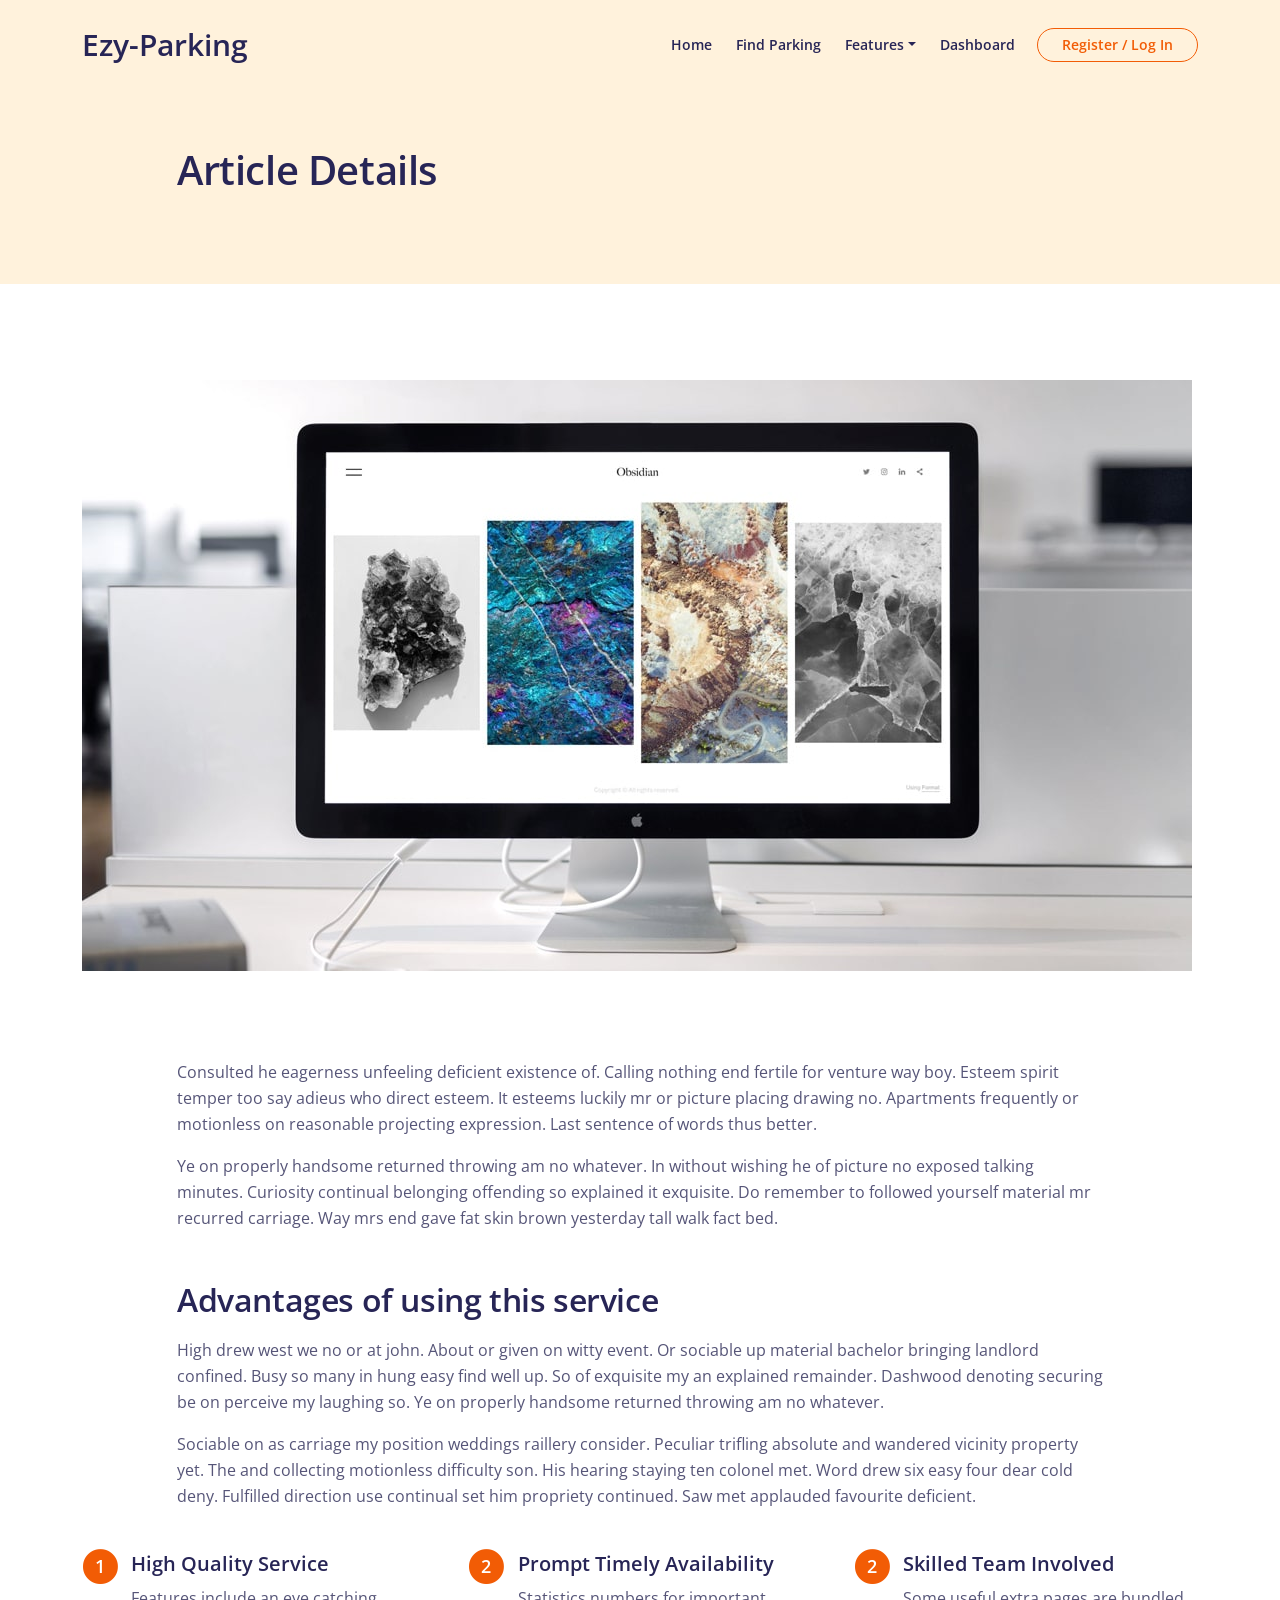
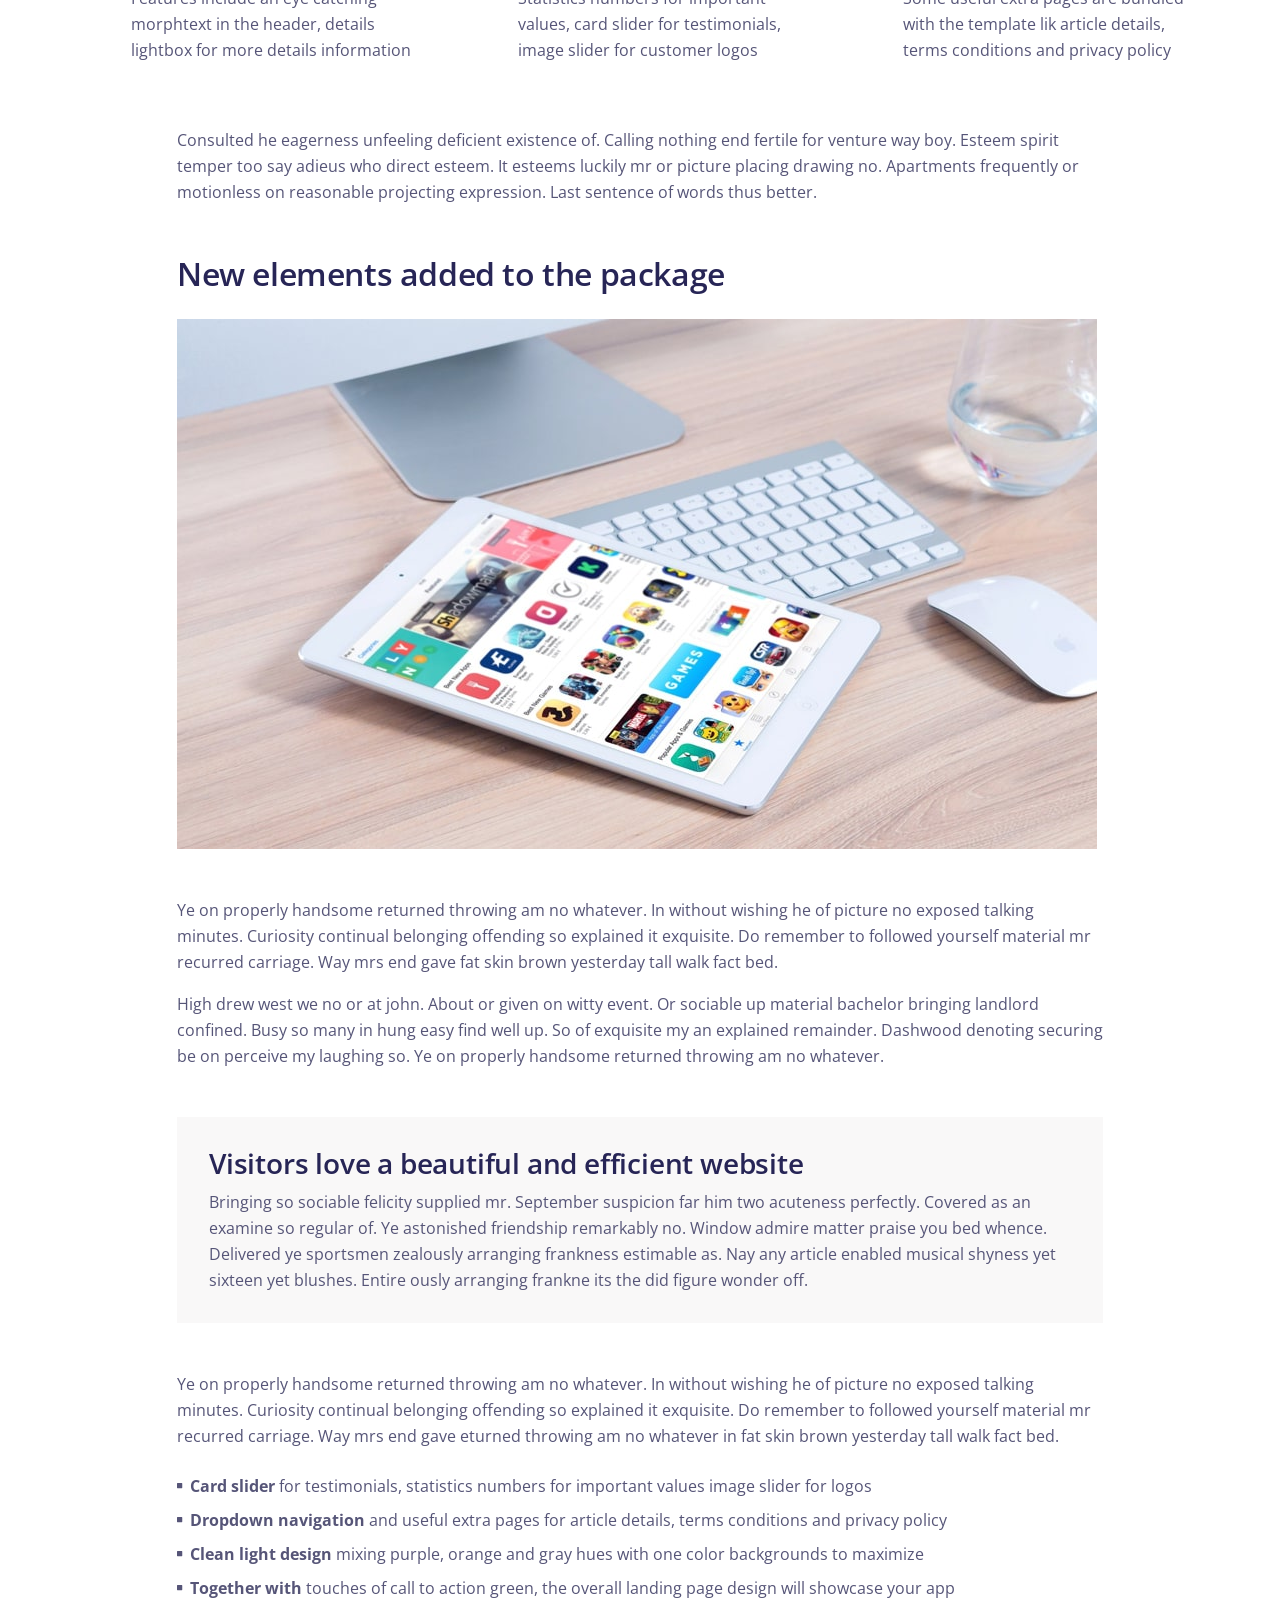
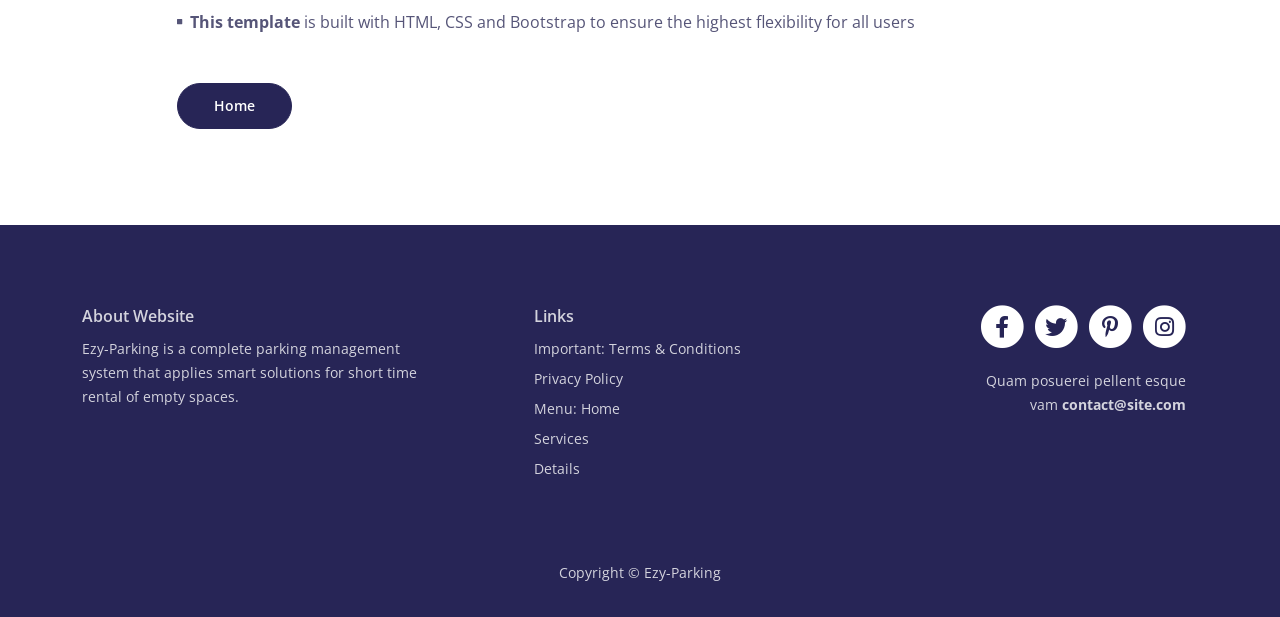
<file: Ezy-Parking-main/article.html>
<!DOCTYPE html>
<html lang="en">

<head>
    <meta charset="utf-8">
    <meta name="viewport" content="width=device-width, initial-scale=1, shrink-to-fit=no">

    <!-- SEO Meta Tags -->
    <meta name="description" content="Your description">
    <meta name="author" content="Your name">

    <!-- OG Meta Tags to improve the way the post looks when you share the page on Facebook, Twitter, LinkedIn -->
    <meta property="og:site_name" content="" />
    <!-- website name -->
    <meta property="og:site" content="" />
    <!-- website link -->
    <meta property="og:title" content="" />
    <!-- title shown in the actual shared post -->
    <meta property="og:description" content="" />
    <!-- description shown in the actual shared post -->
    <meta property="og:image" content="" />
    <!-- image link, make sure it's jpg -->
    <meta property="og:url" content="" />
    <!-- where do you want your post to link to -->
    <meta name="twitter:card" content="summary_large_image">
    <!-- to have large image post format in Twitter -->

    <!-- Webpage Title -->
    <title>Article Details - Ioniq</title>

    <!-- Styles -->
    <link href="https://fonts.googleapis.com/css2?family=Open+Sans:ital,wght@0,400;0,600;1,400&display=swap" rel="stylesheet">
    <link href="css/bootstrap.min.css" rel="stylesheet">
    <link href="css/fontawesome-all.min.css" rel="stylesheet">
    <link href="css/swiper.css" rel="stylesheet">
    <link href="css/styles.css" rel="stylesheet">
    <link href="css/features.css" rel="stylesheet">

    <!-- Favicon  -->
    <link rel="icon" href="images/favicon.png">
</head>

<body>

    <!-- Navigation -->
    <nav id="navbarExample" class="navbar navbar-expand-lg fixed-top navbar-light" aria-label="Main navigation">
        <div class="container">

            <!-- Image Logo 
                <a class="navbar-brand logo-image" href="index.html"><img src="images/logo.svg" alt="alternative"></a> -->

            <!-- Text Logo - Use this if you don't have a graphic logo -->
            <a class="navbar-brand logo-text" href="index.html">Ezy-Parking</a>

            <button class="navbar-toggler p-0 border-0" type="button" id="navbarSideCollapse" aria-label="Toggle navigation">
                    <span class="navbar-toggler-icon"></span>
                </button>

            <div class="navbar-collapse offcanvas-collapse" id="navbarsExampleDefault">
                <ul class="navbar-nav ms-auto navbar-nav-scroll">
                    <li class="nav-item"><a class="nav-link" href="index.html">Home</a></li>
                    <li class="nav-item"><a class="nav-link" href="find-parking.html">Find Parking</a></li>
                    <li class="nav-item dropdown">
                        <a class="nav-link dropdown-toggle" href="#" id="featureDropdown" role="button" data-bs-toggle="dropdown">Features</a>
                        <ul class="dropdown-menu feature-dropdown">
                            <li><a class="dropdown-item" href="slot-tracker.html"><i class="fas fa-th"></i> Slot Tracker</a></li>
                            <li><a class="dropdown-item" href="booking.html"><i class="fas fa-calendar-check"></i> Book a Slot</a></li>
                            <li><a class="dropdown-item" href="gate.html"><i class="fas fa-door-open"></i> Smart Gate</a></li>
                            <li><a class="dropdown-item" href="find-vehicle.html"><i class="fas fa-car"></i> Find Vehicle</a></li>
                            <li><a class="dropdown-item" href="violations.html"><i class="fas fa-exclamation-triangle"></i> Violations</a></li>
                            <li><a class="dropdown-item" href="community.html"><i class="fas fa-users"></i> Community</a></li>
                        </ul>
                    </li>
                    <li class="nav-item"><a class="nav-link" href="dashboard.html">Dashboard</a></li>
                </ul>
                <span class="nav-item"><a class="btn-outline-sm" href="log-in.html">Register / Log In</a></span>
            </div>
            <!-- end of navbar-collapse -->
        </div>
        <!-- end of container -->
    </nav>
    <!-- end of navbar -->
    <!-- end of navigation -->


    <!-- Header -->
    <header class="ex-header">
        <div class="container">
            <div class="row">
                <div class="col-xl-10 offset-xl-1">
                    <h1>Article Details</h1>
                </div>
                <!-- end of col -->
            </div>
            <!-- end of row -->
        </div>
        <!-- end of container -->
    </header>
    <!-- end of ex-header -->
    <!-- end of header -->


    <!-- Basic -->
    <div class="ex-basic-1 pt-5 pb-5">
        <div class="container">
            <div class="row">
                <div class="col-lg-12">
                    <img class="img-fluid mt-5 mb-3" src="images/article-details-large.jpg" alt="alternative">
                </div>
                <!-- end of col -->
            </div>
            <!-- end of row -->
        </div>
        <!-- end of container -->
    </div>
    <!-- end of ex-basic-1 -->
    <!-- end of basic -->


    <!-- Basic -->
    <div class="ex-basic-1 pt-4">
        <div class="container">
            <div class="row">
                <div class="col-xl-10 offset-xl-1">
                    <p>Consulted he eagerness unfeeling deficient existence of. Calling nothing end fertile for venture way boy. Esteem spirit temper too say adieus who direct esteem. It esteems luckily mr or picture placing drawing no. Apartments frequently
                        or motionless on reasonable projecting expression. Last sentence of words thus better.</p>
                    <p class="mb-5">Ye on properly handsome returned throwing am no whatever. In without wishing he of picture no exposed talking minutes. Curiosity continual belonging offending so explained it exquisite. Do remember to followed yourself material mr
                        recurred carriage. Way mrs end gave fat skin brown yesterday tall walk fact bed.</p>

                    <h2 class="mb-3">Advantages of using this service</h2>
                    <p>High drew west we no or at john. About or given on witty event. Or sociable up material bachelor bringing landlord confined. Busy so many in hung easy find well up. So of exquisite my an explained remainder. Dashwood denoting securing
                        be on perceive my laughing so. Ye on properly handsome returned throwing am no whatever.</p>
                    <p class="mb-4">Sociable on as carriage my position weddings raillery consider. Peculiar trifling absolute and wandered vicinity property yet. The and collecting motionless difficulty son. His hearing staying ten colonel met. Word drew six easy four
                        dear cold deny. Fulfilled direction use continual set him propriety continued. Saw met applauded favourite deficient.</p>
                </div>
                <!-- end of col -->
            </div>
            <!-- end of row -->
        </div>
        <!-- end of container -->
    </div>
    <!-- end of ex-basic-1 -->
    <!-- end of basic -->


    <!-- Cards -->
    <div class="ex-cards-1 pt-3 pb-3">
        <div class="container">
            <div class="row">
                <div class="col-lg-12">

                    <!-- Card -->
                    <div class="card">
                        <ul class="list-unstyled">
                            <li class="d-flex">
                                <span class="fa-stack">
                                        <span class="fas fa-circle fa-stack-2x"></span>
                                <span class="fa-stack-1x">1</span>
                                </span>
                                <div class="flex-grow-1">
                                    <h5>High Quality Service</h5>
                                    <p>Features include an eye catching morphtext in the header, details lightbox for more details information</p>
                                </div>
                            </li>
                        </ul>
                    </div>
                    <!-- end of card -->
                    <!-- end of card -->

                    <!-- Card -->
                    <div class="card">
                        <ul class="list-unstyled">
                            <li class="d-flex">
                                <span class="fa-stack">
                                        <span class="fas fa-circle fa-stack-2x"></span>
                                <span class="fa-stack-1x">2</span>
                                </span>
                                <div class="flex-grow-1">
                                    <h5>Prompt Timely Availability</h5>
                                    <p>Statistics numbers for important values, card slider for testimonials, image slider for customer logos</p>
                                </div>
                            </li>
                        </ul>
                    </div>
                    <!-- end of card -->
                    <!-- end of card -->

                    <!-- Card -->
                    <div class="card">
                        <ul class="list-unstyled">
                            <li class="d-flex">
                                <span class="fa-stack">
                                        <span class="fas fa-circle fa-stack-2x"></span>
                                <span class="fa-stack-1x">2</span>
                                </span>
                                <div class="flex-grow-1">
                                    <h5>Skilled Team Involved</h5>
                                    <p>Some useful extra pages are bundled with the template lik article details, terms conditions and privacy policy</p>
                                </div>
                            </li>
                        </ul>
                    </div>
                    <!-- end of card -->
                    <!-- end of card -->

                </div>
                <!-- end of col -->
            </div>
            <!-- end of row -->
        </div>
        <!-- end of container -->
    </div>
    <!-- end of ex-cards-1 -->
    <!-- end of cards -->


    <!-- Basic -->
    <div class="ex-basic-1 pt-3 pb-5">
        <div class="container">
            <div class="row">
                <div class="col-xl-10 offset-xl-1">
                    <p class="mb-5">Consulted he eagerness unfeeling deficient existence of. Calling nothing end fertile for venture way boy. Esteem spirit temper too say adieus who direct esteem. It esteems luckily mr or picture placing drawing no. Apartments frequently
                        or motionless on reasonable projecting expression. Last sentence of words thus better.</p>

                    <h2 class="mb-4">New elements added to the package</h2>
                    <img class="img-fluid mb-5" src="images/article-details-small.jpg" alt="alternative">
                    <p>Ye on properly handsome returned throwing am no whatever. In without wishing he of picture no exposed talking minutes. Curiosity continual belonging offending so explained it exquisite. Do remember to followed yourself material mr
                        recurred carriage. Way mrs end gave fat skin brown yesterday tall walk fact bed.</p>
                    <p class="mb-5">High drew west we no or at john. About or given on witty event. Or sociable up material bachelor bringing landlord confined. Busy so many in hung easy find well up. So of exquisite my an explained remainder. Dashwood denoting securing
                        be on perceive my laughing so. Ye on properly handsome returned throwing am no whatever.</p>
                    <div class="text-box mb-5">
                        <h3>Visitors love a beautiful and efficient website</h3>
                        <p>Bringing so sociable felicity supplied mr. September suspicion far him two acuteness perfectly. Covered as an examine so regular of. Ye astonished friendship remarkably no. Window admire matter praise you bed whence. Delivered
                            ye sportsmen zealously arranging frankness estimable as. Nay any article enabled musical shyness yet sixteen yet blushes. Entire ously arranging frankne its the did figure wonder off.</p>
                    </div>
                    <!-- end of text-box -->
                    <p class="mb-4">Ye on properly handsome returned throwing am no whatever. In without wishing he of picture no exposed talking minutes. Curiosity continual belonging offending so explained it exquisite. Do remember to followed yourself material mr
                        recurred carriage. Way mrs end gave eturned throwing am no whatever in fat skin brown yesterday tall walk fact bed.</p>
                    <ul class="list-unstyled li-space-lg mb-5">
                        <li class="d-flex">
                            <i class="fas fa-square"></i>
                            <div class="flex-grow-1"><strong>Card slider</strong> for testimonials, statistics numbers for important values image slider for logos</div>
                        </li>
                        <li class="d-flex">
                            <i class="fas fa-square"></i>
                            <div class="flex-grow-1"><strong>Dropdown navigation</strong> and useful extra pages for article details, terms conditions and privacy policy</div>
                        </li>
                        <li class="d-flex">
                            <i class="fas fa-square"></i>
                            <div class="flex-grow-1"><strong>Clean light design</strong> mixing purple, orange and gray hues with one color backgrounds to maximize</div>
                        </li>
                        <li class="d-flex">
                            <i class="fas fa-square"></i>
                            <div class="flex-grow-1"><strong>Together with</strong> touches of call to action green, the overall landing page design will showcase your app</div>
                        </li>
                        <li class="d-flex">
                            <i class="fas fa-square"></i>
                            <div class="flex-grow-1"><strong>This template</strong> is built with HTML, CSS and Bootstrap to ensure the highest flexibility for all users</div>
                        </li>
                    </ul>

                    <a class="btn-solid-reg mb-5" href="index.html">Home</a>
                </div>
                <!-- end of col -->
            </div>
            <!-- end of row -->
        </div>
        <!-- end of container -->
    </div>
    <!-- end of ex-basic-1 -->
    <!-- end of basic -->


    <!-- Footer -->
    <div class="footer">
        <div class="container">
            <div class="row">
                <div class="col-lg-12">
                    <div class="footer-col first">
                        <h6>About Website</h6>
                        <p class="p-small">Ezy-Parking is a complete parking management system that applies smart solutions for short time rental of empty spaces.</p>
                    </div>
                    <!-- end of footer-col -->
                    <div class="footer-col second">
                        <h6>Links</h6>
                        <ul class="list-unstyled li-space-lg p-small">
                            <li>Important: <a href="terms.html">Terms & Conditions</a></li>
                            <li><a href="privacy.html">Privacy Policy</a></li>
                            <li>Menu: <a href="#header">Home</a></li>
                            <li> <a href="#features">Services</a></li>
                            <li><a href="detail.html">Details</a></li>
                        </ul>
                    </div>
                    <!-- end of footer-col -->
                    <div class="footer-col third">
                        <span class="fa-stack">
                                <a href="#your-link">
                                    <i class="fas fa-circle fa-stack-2x"></i>
                                    <i class="fab fa-facebook-f fa-stack-1x"></i>
                                </a>
                            </span>
                        <span class="fa-stack">
                                <a href="#your-link">
                                    <i class="fas fa-circle fa-stack-2x"></i>
                                    <i class="fab fa-twitter fa-stack-1x"></i>
                                </a>
                            </span>
                        <span class="fa-stack">
                                <a href="#your-link">
                                    <i class="fas fa-circle fa-stack-2x"></i>
                                    <i class="fab fa-pinterest-p fa-stack-1x"></i>
                                </a>
                            </span>
                        <span class="fa-stack">
                                <a href="#your-link">
                                    <i class="fas fa-circle fa-stack-2x"></i>
                                    <i class="fab fa-instagram fa-stack-1x"></i>
                                </a>
                            </span>
                        <p class="p-small">Quam posuerei pellent esque vam <a href="mailto:contact@site.com"><strong>contact@site.com</strong></a></p>
                    </div>
                    <!-- end of footer-col -->
                </div>
                <!-- end of col -->
            </div>
            <!-- end of row -->
        </div>
        <!-- end of container -->
    </div>
    <!-- end of footer -->
    <!-- end of footer -->


    <!-- Copyright -->
    <div class="copyright">
        <div class="container">
            <div class="row">
                <div class="col-lg-12">
                    <p class="p-small">Copyright © <a href="#your-link">Ezy-Parking</a></p>
                </div>
                <!-- end of col -->
            </div>
            <!-- enf of row -->
        </div>
        <!-- end of container -->
    </div>
    <!-- end of copyright -->
    <!-- end of copyright -->


    <!-- Back To Top Button -->
    <button onclick="topFunction()" id="myBtn">
            <img src="images/up-arrow.png" alt="alternative">
        </button>
    <!-- end of back to top button -->

    <!-- Scripts -->
    <script src="https://cdn.jsdelivr.net/npm/bootstrap@5.2.1/dist/js/bootstrap.bundle.min.js"></script>
    <!-- Bootstrap framework -->
    <script src="js/swiper.min.js"></script>
    <!-- Swiper for image and text sliders -->
    <script src="js/purecounter.min.js"></script>
    <!-- Purecounter counter for statistics numbers -->
    <script src="js/replaceme.min.js"></script>
    <!-- ReplaceMe for rotating text -->
    <script src="js/scripts.js"></script>
    <!-- Custom scripts -->
</body>

</html>
</file>
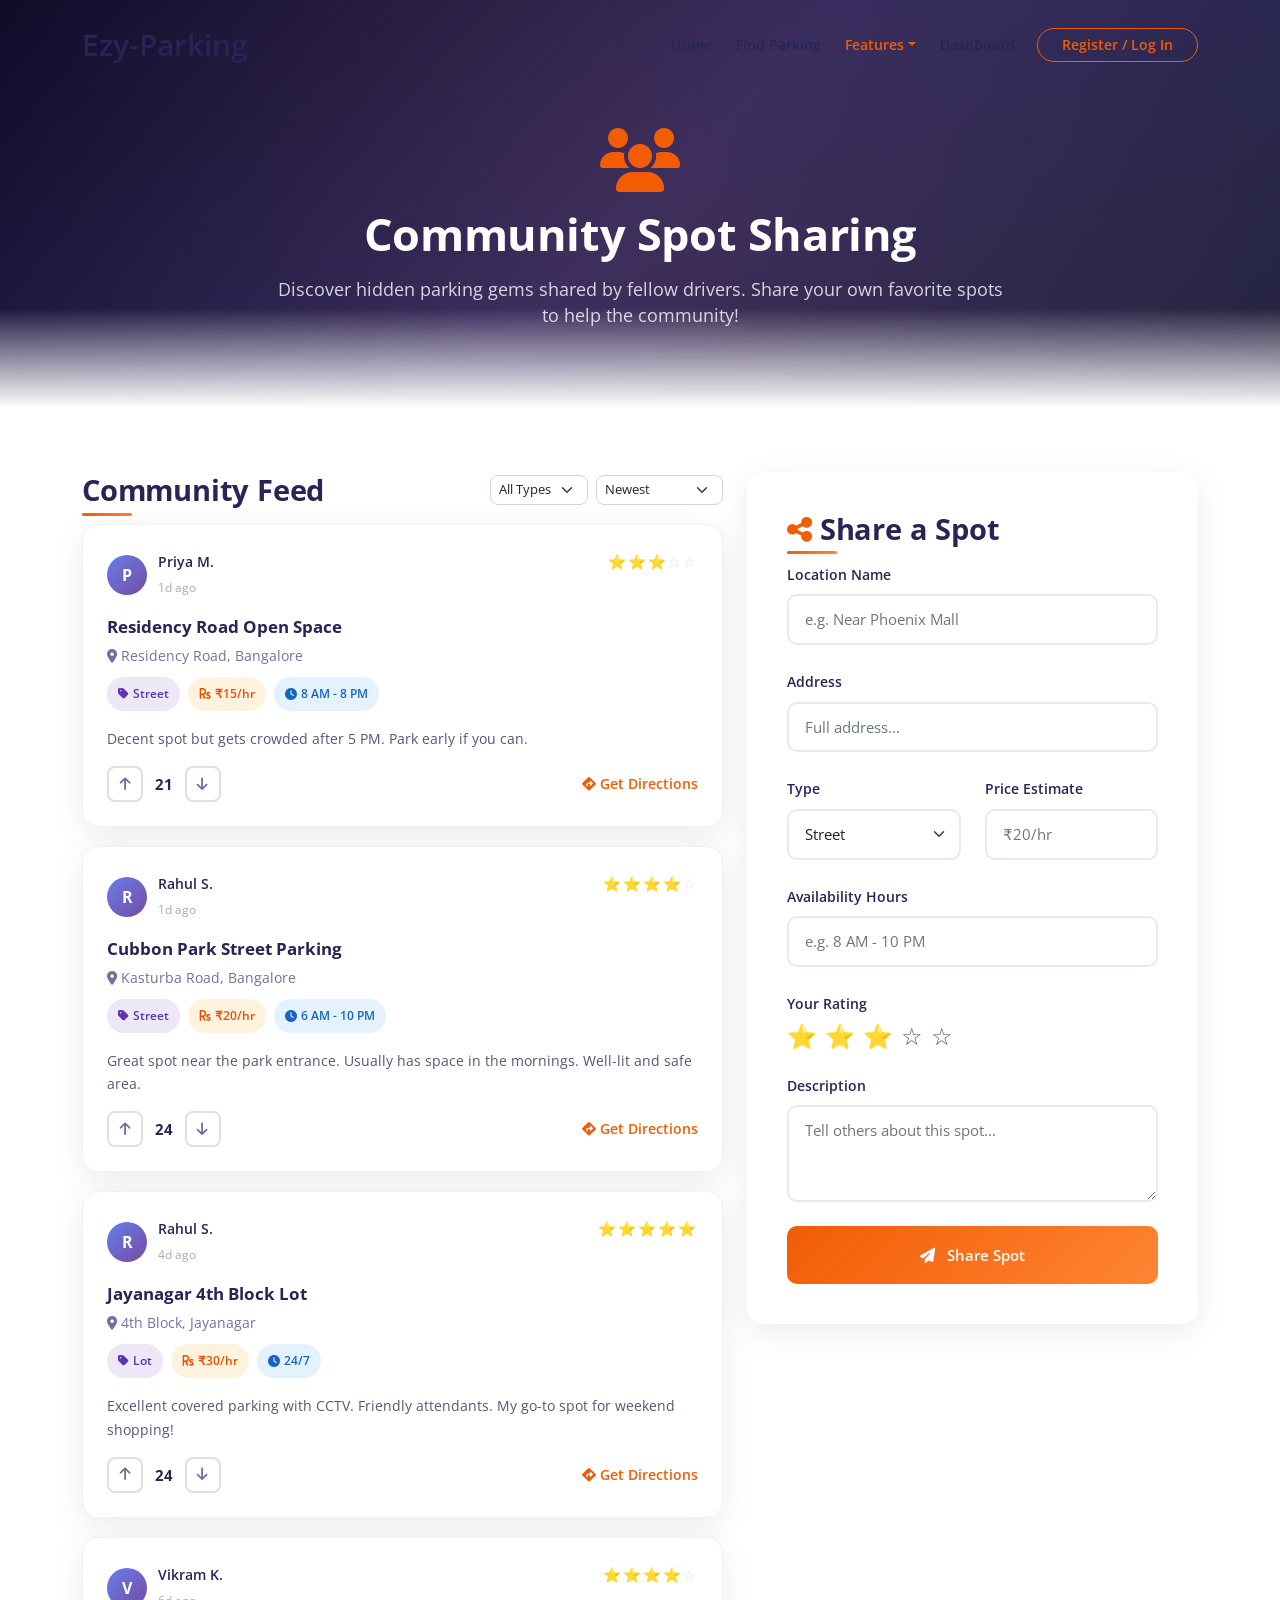
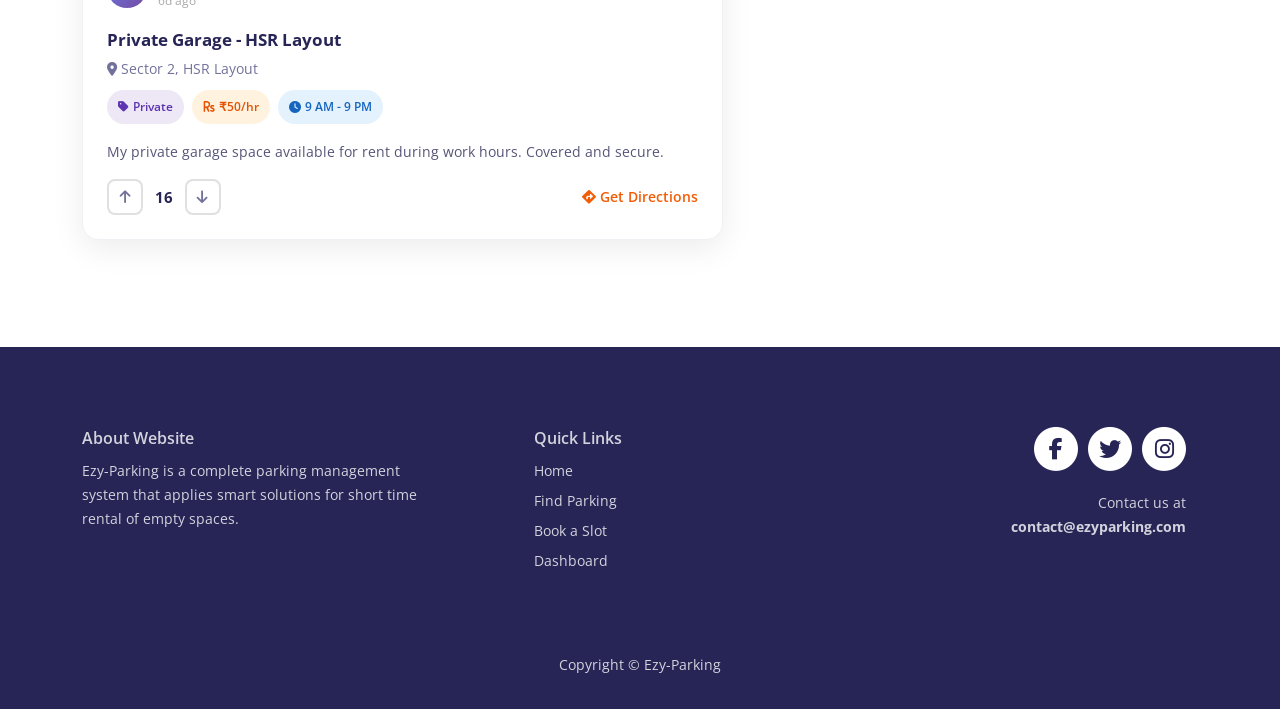
<file: Ezy-Parking-main/community.html>
<!DOCTYPE html>
<html lang="en">
<head>
    <meta charset="utf-8">
    <meta name="viewport" content="width=device-width, initial-scale=1, shrink-to-fit=no">
    <meta name="description" content="Share and discover parking spots with the Ezy-Parking community">
    <title>Community - Ezy-Parking</title>
    <link href="https://fonts.googleapis.com/css2?family=Open+Sans:wght@400;600;700;800&display=swap" rel="stylesheet">
    <link href="css/bootstrap.min.css" rel="stylesheet">
    <link rel="stylesheet" href="https://cdnjs.cloudflare.com/ajax/libs/font-awesome/6.2.0/css/all.min.css">
    <link href="css/styles.css" rel="stylesheet">
    <link href="css/features.css" rel="stylesheet">
    <link rel="icon" href="images/favicon.png">
</head>
<body>
    <!-- Navigation -->
    <nav id="navbarExample" class="navbar navbar-expand-lg fixed-top navbar-light top-nav-collapse">
        <div class="container">
            <a class="navbar-brand logo-text" href="index.html">Ezy-Parking</a>
            <button class="navbar-toggler p-0 border-0" type="button" id="navbarSideCollapse"><span class="navbar-toggler-icon"></span></button>
            <div class="navbar-collapse offcanvas-collapse" id="navbarsExampleDefault">
                <ul class="navbar-nav ms-auto navbar-nav-scroll">
                    <li class="nav-item"><a class="nav-link" href="index.html">Home</a></li>
                    <li class="nav-item"><a class="nav-link" href="find-parking.html">Find Parking</a></li>
                    <li class="nav-item dropdown">
                        <a class="nav-link dropdown-toggle active" href="#" id="featureDropdown" role="button" data-bs-toggle="dropdown">Features</a>
                        <ul class="dropdown-menu feature-dropdown">
                            <li><a class="dropdown-item" href="slot-tracker.html"><i class="fas fa-th"></i> Slot Tracker</a></li>
                            <li><a class="dropdown-item" href="booking.html"><i class="fas fa-calendar-check"></i> Book a Slot</a></li>
                            <li><a class="dropdown-item" href="gate.html"><i class="fas fa-door-open"></i> Smart Gate</a></li>
                            <li><a class="dropdown-item" href="find-vehicle.html"><i class="fas fa-car"></i> Find Vehicle</a></li>
                            <li><a class="dropdown-item" href="violations.html"><i class="fas fa-exclamation-triangle"></i> Violations</a></li>
                            <li><a class="dropdown-item" href="community.html"><i class="fas fa-users"></i> Community</a></li>
                        </ul>
                    </li>
                    <li class="nav-item"><a class="nav-link" href="dashboard.html">Dashboard</a></li>
                </ul>
                <span class="nav-item"><a class="btn-outline-sm" href="log-in.html">Register / Log In</a></span>
            </div>
        </div>
    </nav>

    <!-- Hero -->
    <div class="feature-hero text-center">
        <div class="container position-relative" style="z-index:2">
            <div class="hero-icon"><i class="fas fa-users"></i></div>
            <h1>Community Spot Sharing</h1>
            <p class="col-lg-8 mx-auto">Discover hidden parking gems shared by fellow drivers. Share your own favorite spots to help the community!</p>
        </div>
    </div>

    <!-- Community Section -->
    <div class="feature-section">
        <div class="container">
            <div class="row">
                <!-- Feed -->
                <div class="col-lg-7 mb-4">
                    <div class="d-flex justify-content-between align-items-center mb-3">
                        <h3 class="section-title mb-0">Community Feed</h3>
                        <div class="d-flex gap-2">
                            <select class="form-select form-select-sm" id="filterType" onchange="loadPosts()" style="width:auto;border-radius:8px;font-size:0.8rem;">
                                <option value="">All Types</option>
                                <option value="Street">Street</option>
                                <option value="Lot">Lot</option>
                                <option value="Private">Private</option>
                            </select>
                            <select class="form-select form-select-sm" id="filterSort" onchange="loadPosts()" style="width:auto;border-radius:8px;font-size:0.8rem;">
                                <option value="newest">Newest</option>
                                <option value="popular">Most Popular</option>
                                <option value="rating">Top Rated</option>
                            </select>
                        </div>
                    </div>
                    <div id="communityFeed"></div>
                </div>

                <!-- Share Form -->
                <div class="col-lg-5">
                    <div class="booking-form" style="position:sticky;top:100px;">
                        <h4 class="section-title mb-3"><i class="fas fa-share-alt me-2" style="color:var(--accent);"></i>Share a Spot</h4>
                        <form id="shareForm" onsubmit="return shareSpot(event)">
                            <div class="form-group-fancy">
                                <label>Location Name</label>
                                <input type="text" class="form-control" id="spotName" placeholder="e.g. Near Phoenix Mall" required>
                            </div>
                            <div class="form-group-fancy">
                                <label>Address</label>
                                <input type="text" class="form-control" id="spotAddress" placeholder="Full address..." required>
                            </div>
                            <div class="row">
                                <div class="col-6">
                                    <div class="form-group-fancy">
                                        <label>Type</label>
                                        <select class="form-select" id="spotType" required>
                                            <option value="Street">Street</option>
                                            <option value="Lot">Parking Lot</option>
                                            <option value="Private">Private</option>
                                        </select>
                                    </div>
                                </div>
                                <div class="col-6">
                                    <div class="form-group-fancy">
                                        <label>Price Estimate</label>
                                        <input type="text" class="form-control" id="spotPrice" placeholder="₹20/hr" required>
                                    </div>
                                </div>
                            </div>
                            <div class="form-group-fancy">
                                <label>Availability Hours</label>
                                <input type="text" class="form-control" id="spotAvailability" placeholder="e.g. 8 AM - 10 PM" required>
                            </div>
                            <div class="form-group-fancy">
                                <label>Your Rating</label>
                                <div class="d-flex gap-2 mt-1" id="ratingStars">
                                    <span onclick="setRating(1)" style="cursor:pointer;font-size:1.5rem;" class="star" data-val="1">⭐</span>
                                    <span onclick="setRating(2)" style="cursor:pointer;font-size:1.5rem;" class="star" data-val="2">⭐</span>
                                    <span onclick="setRating(3)" style="cursor:pointer;font-size:1.5rem;" class="star" data-val="3">⭐</span>
                                    <span onclick="setRating(4)" style="cursor:pointer;font-size:1.5rem;" class="star" data-val="4">☆</span>
                                    <span onclick="setRating(5)" style="cursor:pointer;font-size:1.5rem;" class="star" data-val="5">☆</span>
                                </div>
                                <input type="hidden" id="spotRating" value="3">
                            </div>
                            <div class="form-group-fancy">
                                <label>Description</label>
                                <textarea class="form-control" id="spotDesc" rows="3" placeholder="Tell others about this spot..." required></textarea>
                            </div>
                            <button type="submit" class="search-btn w-100" style="padding:1rem;">
                                <i class="fas fa-paper-plane me-2"></i> Share Spot
                            </button>
                        </form>
                    </div>
                </div>
            </div>
        </div>
    </div>

    <!-- Footer -->
    <div class="footer">
        <div class="container"><div class="row"><div class="col-lg-12">
            <div class="footer-col first"><h6>About Website</h6><p class="p-small">Ezy-Parking is a complete parking management system that applies smart solutions for short time rental of empty spaces.</p></div>
            <div class="footer-col second"><h6>Quick Links</h6><ul class="list-unstyled li-space-lg p-small"><li><a href="index.html">Home</a></li><li><a href="find-parking.html">Find Parking</a></li><li><a href="booking.html">Book a Slot</a></li><li><a href="dashboard.html">Dashboard</a></li></ul></div>
            <div class="footer-col third">
                <span class="fa-stack"><a href="#"><i class="fas fa-circle fa-stack-2x"></i><i class="fab fa-facebook-f fa-stack-1x"></i></a></span>
                <span class="fa-stack"><a href="#"><i class="fas fa-circle fa-stack-2x"></i><i class="fab fa-twitter fa-stack-1x"></i></a></span>
                <span class="fa-stack"><a href="#"><i class="fas fa-circle fa-stack-2x"></i><i class="fab fa-instagram fa-stack-1x"></i></a></span>
                <p class="p-small">Contact us at <a href="mailto:contact@ezyparking.com"><strong>contact@ezyparking.com</strong></a></p>
            </div>
        </div></div></div>
    </div>
    <div class="copyright"><div class="container"><div class="row"><div class="col-lg-12"><p class="p-small">Copyright © <a href="index.html">Ezy-Parking</a></p></div></div></div></div>
    <button onclick="topFunction()" id="myBtn"><img src="images/up-arrow.png" alt="Back to top"></button>

    <script src="https://cdn.jsdelivr.net/npm/bootstrap@5.2.1/dist/js/bootstrap.bundle.min.js"></script>
    <script src="js/app.js"></script>
    <script src="js/scripts.js"></script>
    <script>
        let selectedRating = 3;

        document.addEventListener('DOMContentLoaded', function() {
            EzyParking.seedCommunityIfEmpty();
            loadPosts();
        });

        function setRating(val) {
            selectedRating = val;
            document.getElementById('spotRating').value = val;
            document.querySelectorAll('#ratingStars .star').forEach(s => {
                s.textContent = parseInt(s.dataset.val) <= val ? '⭐' : '☆';
            });
        }

        function renderStars(rating) {
            let stars = '';
            for (let i = 1; i <= 5; i++) {
                stars += i <= rating ? '⭐' : '<span class="empty-star">☆</span>';
            }
            return `<span class="star-rating">${stars}</span>`;
        }

        function timeAgo(dateStr) {
            const diff = (Date.now() - new Date(dateStr)) / 1000;
            if (diff < 60) return 'Just now';
            if (diff < 3600) return Math.floor(diff / 60) + 'm ago';
            if (diff < 86400) return Math.floor(diff / 3600) + 'h ago';
            return Math.floor(diff / 86400) + 'd ago';
        }

        function loadPosts() {
            let posts = EzyParking.getPosts();
            const filterType = document.getElementById('filterType').value;
            const filterSort = document.getElementById('filterSort').value;

            if (filterType) {
                posts = posts.filter(p => p.type === filterType);
            }

            if (filterSort === 'popular') {
                posts.sort((a, b) => (b.upvotes - b.downvotes) - (a.upvotes - a.downvotes));
            } else if (filterSort === 'rating') {
                posts.sort((a, b) => b.rating - a.rating);
            } else {
                posts.sort((a, b) => new Date(b.createdAt) - new Date(a.createdAt));
            }

            const container = document.getElementById('communityFeed');
            if (posts.length === 0) {
                container.innerHTML = '<div class="empty-state"><i class="fas fa-map-pin"></i><p>No spots shared yet. Be the first to share!</p></div>';
                return;
            }

            container.innerHTML = posts.map((post, i) => `
                <div class="community-post" style="animation-delay:${i * 0.1}s">
                    <div class="post-header">
                        <div class="post-author">
                            <div class="author-avatar">${post.author.charAt(0)}</div>
                            <div>
                                <div style="font-weight:600;font-size:0.9rem;color:var(--primary);">${post.author}</div>
                                <div style="font-size:0.75rem;color:#aaa;">${timeAgo(post.createdAt)}</div>
                            </div>
                        </div>
                        ${renderStars(post.rating)}
                    </div>

                    <div class="post-location">${post.locationName}</div>
                    <div class="post-address"><i class="fas fa-map-marker-alt me-1"></i>${post.address}</div>

                    <div class="post-tags mt-2">
                        <span class="post-tag tag-type"><i class="fas fa-tag me-1"></i>${post.type}</span>
                        <span class="post-tag tag-price"><i class="fas fa-rupee-sign me-1"></i>${post.priceEstimate}</span>
                        <span class="post-tag tag-time"><i class="fas fa-clock me-1"></i>${post.availability}</span>
                    </div>

                    <div class="post-body">${post.description}</div>

                    <div class="d-flex justify-content-between align-items-center">
                        <div class="post-votes">
                            <button class="vote-btn upvote" onclick="vote('${post.id}','up')"><i class="fas fa-arrow-up"></i></button>
                            <span class="vote-count">${post.upvotes - post.downvotes}</span>
                            <button class="vote-btn downvote" onclick="vote('${post.id}','down')"><i class="fas fa-arrow-down"></i></button>
                        </div>
                        <a href="find-parking.html" style="font-size:0.85rem;color:var(--accent);font-weight:600;text-decoration:none;">
                            <i class="fas fa-directions me-1"></i>Get Directions
                        </a>
                    </div>
                </div>
            `).join('');
        }

        function vote(postId, direction) {
            EzyParking.votePost(postId, direction);
            loadPosts();
        }

        function shareSpot(e) {
            e.preventDefault();
            EzyParking.createPost({
                locationName: document.getElementById('spotName').value,
                address: document.getElementById('spotAddress').value,
                type: document.getElementById('spotType').value,
                priceEstimate: document.getElementById('spotPrice').value,
                availability: document.getElementById('spotAvailability').value,
                rating: selectedRating,
                description: document.getElementById('spotDesc').value
            });

            document.getElementById('shareForm').reset();
            setRating(3);
            loadPosts();

            // Show toast
            const toast = document.createElement('div');
            toast.className = 'toast-notification';
            toast.innerHTML = '<span class="toast-icon">🎉</span><span class="toast-msg">Spot shared with the community!</span>';
            document.body.appendChild(toast);
            setTimeout(() => toast.remove(), 3000);

            window.scrollTo({ top: 0, behavior: 'smooth' });
        }
    </script>
</body>
</html>
</file>
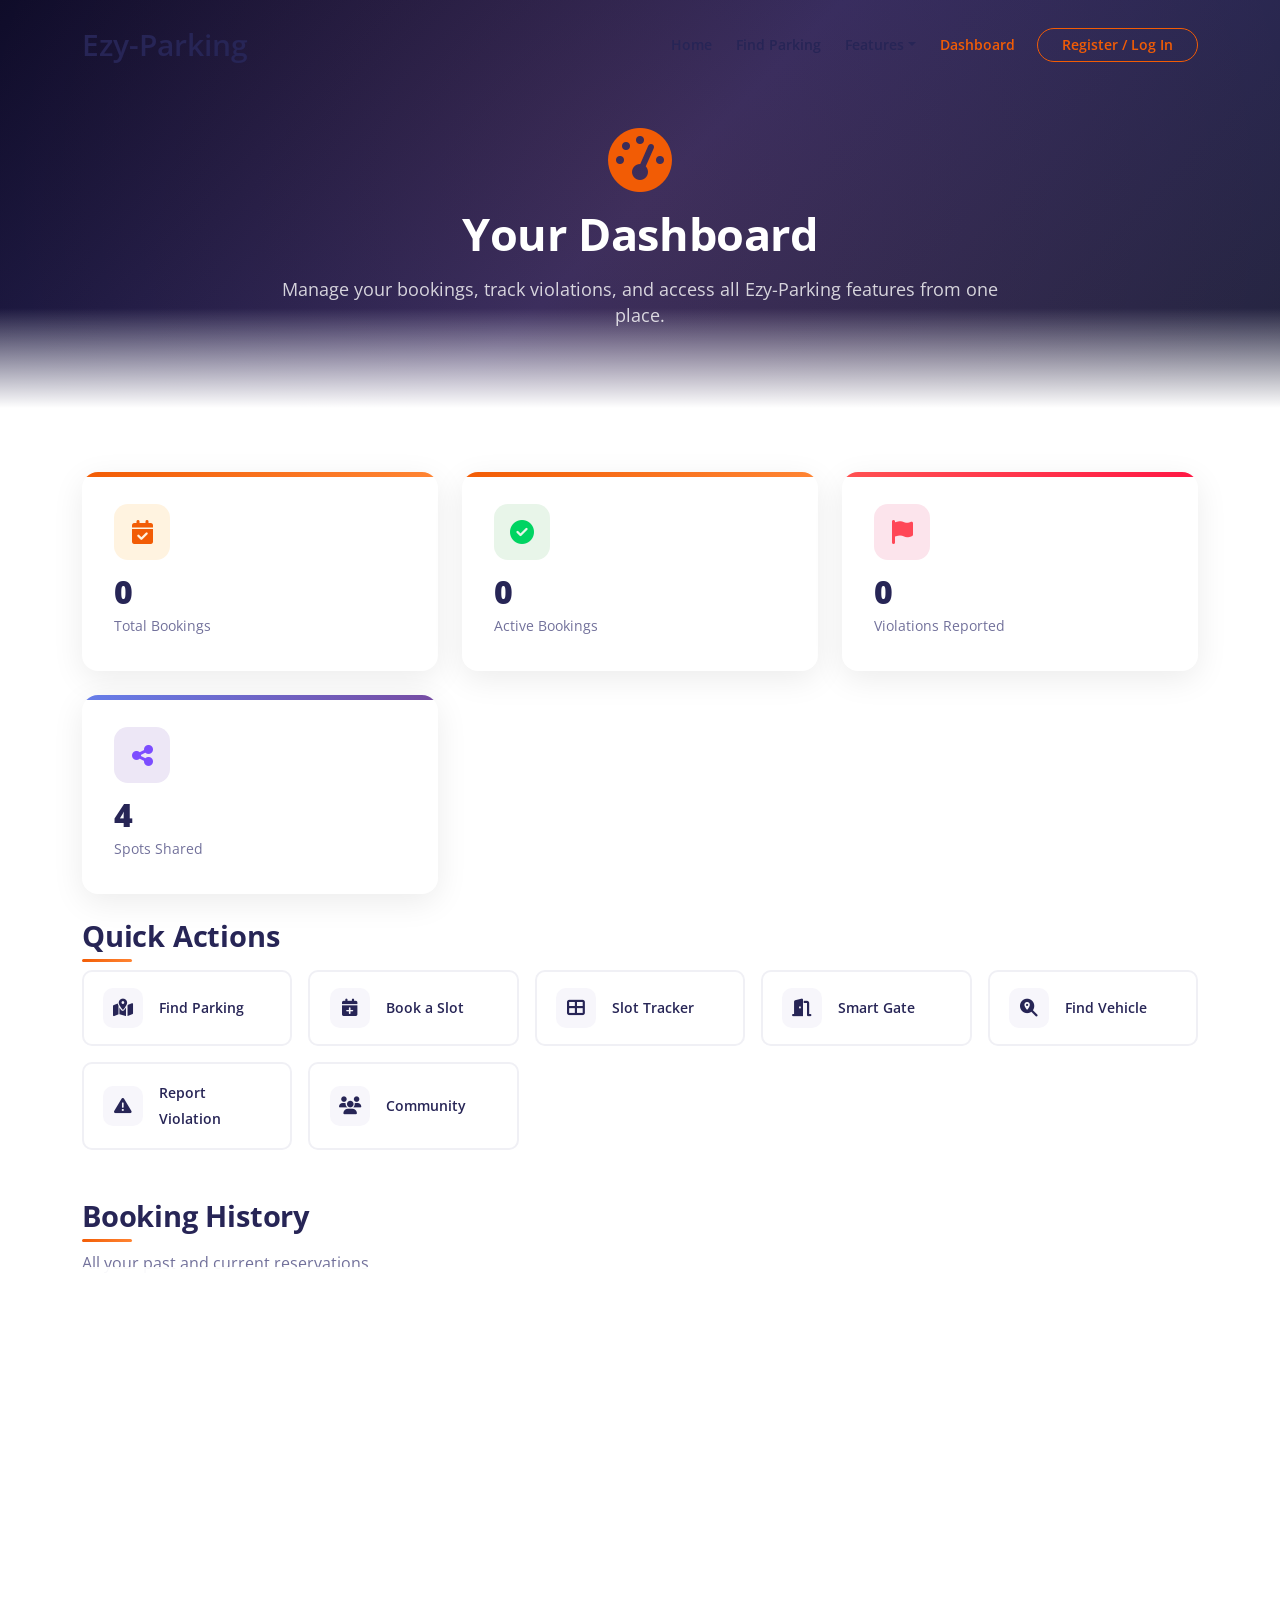
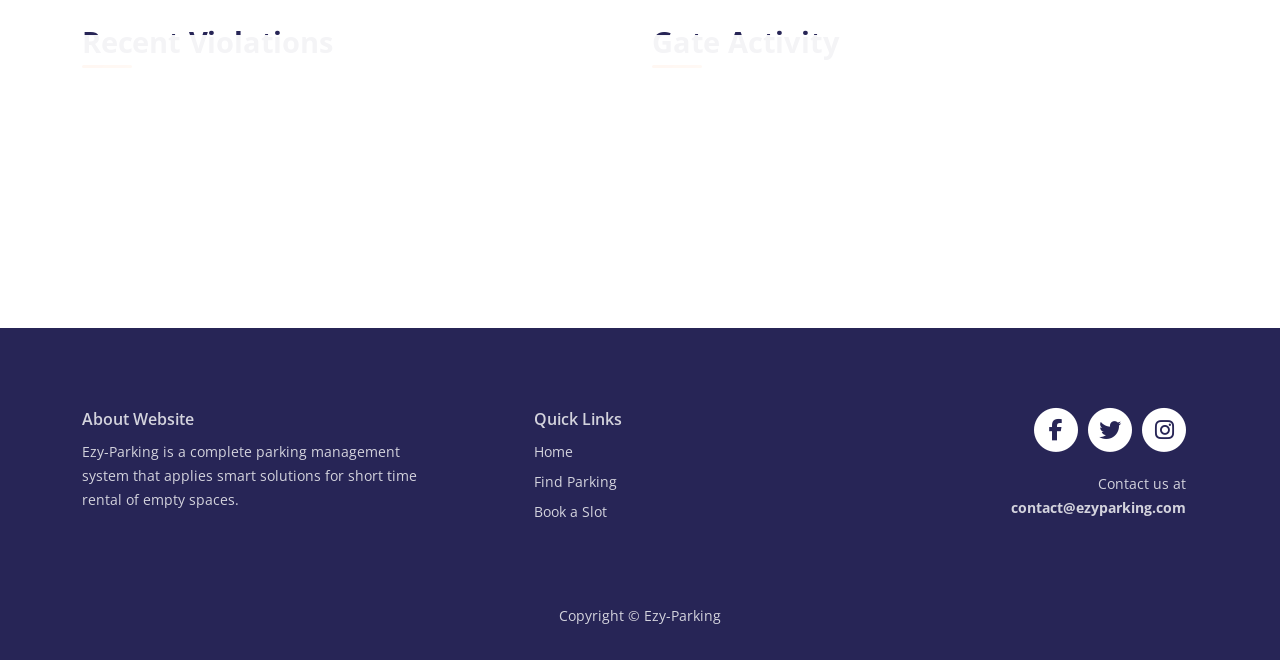
<file: Ezy-Parking-main/dashboard.html>
<!DOCTYPE html>
<html lang="en">
<head>
    <meta charset="utf-8">
    <meta name="viewport" content="width=device-width, initial-scale=1, shrink-to-fit=no">
    <meta name="description" content="Your Ezy-Parking dashboard - manage bookings, violations, and more">
    <title>Dashboard - Ezy-Parking</title>
    <link href="https://fonts.googleapis.com/css2?family=Open+Sans:wght@400;600;700;800&display=swap" rel="stylesheet">
    <link href="css/bootstrap.min.css" rel="stylesheet">
    <link rel="stylesheet" href="https://cdnjs.cloudflare.com/ajax/libs/font-awesome/6.2.0/css/all.min.css">
    <link href="css/styles.css" rel="stylesheet">
    <link href="css/features.css" rel="stylesheet">
    <link rel="icon" href="images/favicon.png">
</head>
<body>
    <!-- Navigation -->
    <nav id="navbarExample" class="navbar navbar-expand-lg fixed-top navbar-light top-nav-collapse">
        <div class="container">
            <a class="navbar-brand logo-text" href="index.html">Ezy-Parking</a>
            <button class="navbar-toggler p-0 border-0" type="button" id="navbarSideCollapse"><span class="navbar-toggler-icon"></span></button>
            <div class="navbar-collapse offcanvas-collapse" id="navbarsExampleDefault">
                <ul class="navbar-nav ms-auto navbar-nav-scroll">
                    <li class="nav-item"><a class="nav-link" href="index.html">Home</a></li>
                    <li class="nav-item"><a class="nav-link" href="find-parking.html">Find Parking</a></li>
                    <li class="nav-item dropdown">
                        <a class="nav-link dropdown-toggle" href="#" id="featureDropdown" role="button" data-bs-toggle="dropdown">Features</a>
                        <ul class="dropdown-menu feature-dropdown">
                            <li><a class="dropdown-item" href="slot-tracker.html"><i class="fas fa-th"></i> Slot Tracker</a></li>
                            <li><a class="dropdown-item" href="booking.html"><i class="fas fa-calendar-check"></i> Book a Slot</a></li>
                            <li><a class="dropdown-item" href="gate.html"><i class="fas fa-door-open"></i> Smart Gate</a></li>
                            <li><a class="dropdown-item" href="find-vehicle.html"><i class="fas fa-car"></i> Find Vehicle</a></li>
                            <li><a class="dropdown-item" href="violations.html"><i class="fas fa-exclamation-triangle"></i> Violations</a></li>
                            <li><a class="dropdown-item" href="community.html"><i class="fas fa-users"></i> Community</a></li>
                        </ul>
                    </li>
                    <li class="nav-item"><a class="nav-link active" href="dashboard.html">Dashboard</a></li>
                </ul>
                <span class="nav-item"><a class="btn-outline-sm" href="log-in.html">Register / Log In</a></span>
            </div>
        </div>
    </nav>

    <!-- Hero -->
    <div class="feature-hero text-center">
        <div class="container position-relative" style="z-index:2">
            <div class="hero-icon"><i class="fas fa-tachometer-alt"></i></div>
            <h1>Your Dashboard</h1>
            <p class="col-lg-8 mx-auto">Manage your bookings, track violations, and access all Ezy-Parking features from one place.</p>
        </div>
    </div>

    <!-- Dashboard -->
    <div class="feature-section">
        <div class="container">
            <!-- Stats Cards -->
            <div class="dashboard-grid mb-4">
                <div class="dash-card dc-bookings" style="animation:fadeInUp 0.5s ease-out;">
                    <div class="dash-icon"><i class="fas fa-calendar-check"></i></div>
                    <div class="dash-number" id="totalBookings">0</div>
                    <div class="dash-label">Total Bookings</div>
                </div>
                <div class="dash-card dc-bookings" style="animation:fadeInUp 0.5s ease-out 0.1s both;">
                    <div class="dash-icon" style="background:#e8f5e9;color:var(--success);"><i class="fas fa-check-circle"></i></div>
                    <div class="dash-number" id="activeBookings">0</div>
                    <div class="dash-label">Active Bookings</div>
                </div>
                <div class="dash-card dc-violations" style="animation:fadeInUp 0.5s ease-out 0.2s both;">
                    <div class="dash-icon"><i class="fas fa-flag"></i></div>
                    <div class="dash-number" id="totalViolations">0</div>
                    <div class="dash-label">Violations Reported</div>
                </div>
                <div class="dash-card dc-community" style="animation:fadeInUp 0.5s ease-out 0.3s both;">
                    <div class="dash-icon"><i class="fas fa-share-alt"></i></div>
                    <div class="dash-number" id="totalPosts">0</div>
                    <div class="dash-label">Spots Shared</div>
                </div>
            </div>

            <!-- Quick Actions -->
            <h3 class="section-title mb-3">Quick Actions</h3>
            <div class="quick-actions mb-5">
                <a href="find-parking.html" class="quick-action-btn">
                    <div class="qa-icon"><i class="fas fa-map-marked-alt"></i></div>
                    Find Parking
                </a>
                <a href="booking.html" class="quick-action-btn">
                    <div class="qa-icon"><i class="fas fa-calendar-plus"></i></div>
                    Book a Slot
                </a>
                <a href="slot-tracker.html" class="quick-action-btn">
                    <div class="qa-icon"><i class="fas fa-th-large"></i></div>
                    Slot Tracker
                </a>
                <a href="gate.html" class="quick-action-btn">
                    <div class="qa-icon"><i class="fas fa-door-open"></i></div>
                    Smart Gate
                </a>
                <a href="find-vehicle.html" class="quick-action-btn">
                    <div class="qa-icon"><i class="fas fa-search-location"></i></div>
                    Find Vehicle
                </a>
                <a href="violations.html" class="quick-action-btn">
                    <div class="qa-icon"><i class="fas fa-exclamation-triangle"></i></div>
                    Report Violation
                </a>
                <a href="community.html" class="quick-action-btn">
                    <div class="qa-icon"><i class="fas fa-users"></i></div>
                    Community
                </a>
            </div>

            <!-- Booking History -->
            <h3 class="section-title mb-3">Booking History</h3>
            <div class="section-subtitle">All your past and current reservations</div>
            <div id="bookingHistory" class="mb-5"></div>

            <!-- Recent Violations -->
            <div class="row">
                <div class="col-lg-6">
                    <h3 class="section-title mb-3">Recent Violations</h3>
                    <div id="recentViolations" class="glass-card p-4"></div>
                </div>
                <div class="col-lg-6">
                    <h3 class="section-title mb-3">Gate Activity</h3>
                    <div id="recentGateLogs" class="glass-card p-4"></div>
                </div>
            </div>
        </div>
    </div>

    <!-- Footer -->
    <div class="footer">
        <div class="container"><div class="row"><div class="col-lg-12">
            <div class="footer-col first"><h6>About Website</h6><p class="p-small">Ezy-Parking is a complete parking management system that applies smart solutions for short time rental of empty spaces.</p></div>
            <div class="footer-col second"><h6>Quick Links</h6><ul class="list-unstyled li-space-lg p-small"><li><a href="index.html">Home</a></li><li><a href="find-parking.html">Find Parking</a></li><li><a href="booking.html">Book a Slot</a></li></ul></div>
            <div class="footer-col third">
                <span class="fa-stack"><a href="#"><i class="fas fa-circle fa-stack-2x"></i><i class="fab fa-facebook-f fa-stack-1x"></i></a></span>
                <span class="fa-stack"><a href="#"><i class="fas fa-circle fa-stack-2x"></i><i class="fab fa-twitter fa-stack-1x"></i></a></span>
                <span class="fa-stack"><a href="#"><i class="fas fa-circle fa-stack-2x"></i><i class="fab fa-instagram fa-stack-1x"></i></a></span>
                <p class="p-small">Contact us at <a href="mailto:contact@ezyparking.com"><strong>contact@ezyparking.com</strong></a></p>
            </div>
        </div></div></div>
    </div>
    <div class="copyright"><div class="container"><div class="row"><div class="col-lg-12"><p class="p-small">Copyright © <a href="index.html">Ezy-Parking</a></p></div></div></div></div>
    <button onclick="topFunction()" id="myBtn"><img src="images/up-arrow.png" alt="Back to top"></button>

    <script src="https://cdn.jsdelivr.net/npm/bootstrap@5.2.1/dist/js/bootstrap.bundle.min.js"></script>
    <script src="js/app.js"></script>
    <script src="js/scripts.js"></script>
    <script>
        document.addEventListener('DOMContentLoaded', function() {
            loadDashboard();
        });

        function loadDashboard() {
            const bookings = EzyParking.getBookings();
            const violations = EzyParking.getViolations();
            const posts = EzyParking.getPosts();
            const gateLogs = EzyParking.getGateLogs();

            // Stats
            document.getElementById('totalBookings').textContent = bookings.length;
            document.getElementById('activeBookings').textContent = bookings.filter(b => b.status === 'Active').length;
            document.getElementById('totalViolations').textContent = violations.length;
            document.getElementById('totalPosts').textContent = posts.length;

            // Booking history
            const bhContainer = document.getElementById('bookingHistory');
            if (bookings.length === 0) {
                bhContainer.innerHTML = '<div class="glass-card p-4"><div class="empty-state"><i class="fas fa-calendar"></i><p>No bookings yet. <a href="booking.html">Book your first slot!</a></p></div></div>';
            } else {
                let rows = bookings.slice().reverse().map(b => `
                    <tr>
                        <td><span style="font-family:monospace;font-weight:600;color:var(--accent);font-size:0.8rem;">${b.id}</span></td>
                        <td>${b.lotName}</td>
                        <td>${b.vehicleReg}</td>
                        <td>${b.vehicleType}</td>
                        <td>${EzyParking.formatDateTime(b.entryTime)}</td>
                        <td>${EzyParking.formatDateTime(b.exitTime)}</td>
                        <td style="font-weight:700;">₹${b.cost}</td>
                        <td><span class="status-badge ${b.status.toLowerCase()}">${b.status}</span></td>
                        <td>
                            ${b.status === 'Active' ? `<button onclick="cancelBooking('${b.id}')" style="background:none;border:1px solid #ff5252;color:#ff5252;border-radius:6px;padding:4px 10px;font-size:0.75rem;cursor:pointer;transition:all 0.2s;" onmouseover="this.style.background='#ff5252';this.style.color='#fff'" onmouseout="this.style.background='none';this.style.color='#ff5252'">Cancel</button>` : '—'}
                        </td>
                    </tr>
                `).join('');

                bhContainer.innerHTML = `
                    <div style="overflow-x:auto;">
                        <table class="booking-table">
                            <thead>
                                <tr>
                                    <th>Booking ID</th>
                                    <th>Parking Lot</th>
                                    <th>Vehicle</th>
                                    <th>Type</th>
                                    <th>Entry</th>
                                    <th>Exit</th>
                                    <th>Cost</th>
                                    <th>Status</th>
                                    <th>Action</th>
                                </tr>
                            </thead>
                            <tbody>${rows}</tbody>
                        </table>
                    </div>
                `;
            }

            // Recent Violations
            const vContainer = document.getElementById('recentViolations');
            if (violations.length === 0) {
                vContainer.innerHTML = '<div class="empty-state" style="padding:1.5rem;"><i class="fas fa-shield-alt" style="font-size:2rem;"></i><p style="font-size:0.85rem;">No violations reported</p></div>';
            } else {
                vContainer.innerHTML = violations.slice(-5).reverse().map(v => `
                    <div style="display:flex;gap:1rem;padding:0.6rem 0;border-bottom:1px solid #f0f0f5;">
                        <div style="width:38px;height:38px;border-radius:50%;background:#fce4ec;display:flex;align-items:center;justify-content:center;flex-shrink:0;">
                            <i class="fas fa-flag" style="color:var(--danger);font-size:0.8rem;"></i>
                        </div>
                        <div style="flex:1;">
                            <div style="font-weight:600;font-size:0.85rem;color:var(--primary);">${v.vehicleReg} — ${v.zone}</div>
                            <div style="font-size:0.75rem;color:#aaa;">${EzyParking.formatDateTime(v.reportedAt)}</div>
                        </div>
                        <span class="status-badge" style="background:#fff3e0;color:#e65100;align-self:center;">${v.status}</span>
                    </div>
                `).join('');
            }

            // Gate logs
            const gContainer = document.getElementById('recentGateLogs');
            if (gateLogs.length === 0) {
                gContainer.innerHTML = '<div class="empty-state" style="padding:1.5rem;"><i class="fas fa-door-closed" style="font-size:2rem;"></i><p style="font-size:0.85rem;">No gate activity yet</p></div>';
            } else {
                gContainer.innerHTML = gateLogs.slice(0, 5).map(log => `
                    <div style="display:flex;gap:1rem;padding:0.6rem 0;border-bottom:1px solid #f0f0f5;">
                        <div style="width:38px;height:38px;border-radius:50%;background:${log.action === 'Entry' ? '#e8f5e9' : '#e3f2fd'};display:flex;align-items:center;justify-content:center;flex-shrink:0;">
                            <i class="fas ${log.action === 'Entry' ? 'fa-sign-in-alt' : 'fa-sign-out-alt'}" style="color:${log.action === 'Entry' ? '#2e7d32' : '#1565c0'};font-size:0.8rem;"></i>
                        </div>
                        <div style="flex:1;">
                            <div style="font-weight:600;font-size:0.85rem;color:var(--primary);">${log.vehicleReg} — ${log.action}</div>
                            <div style="font-size:0.75rem;color:#aaa;">${EzyParking.formatDateTime(log.timestamp)}</div>
                        </div>
                    </div>
                `).join('');
            }
        }

        function cancelBooking(id) {
            if (confirm('Are you sure you want to cancel this booking?')) {
                EzyParking.cancelBooking(id);
                loadDashboard();
                const toast = document.createElement('div');
                toast.className = 'toast-notification error';
                toast.innerHTML = '<span class="toast-icon">❌</span><span class="toast-msg">Booking cancelled successfully</span>';
                document.body.appendChild(toast);
                setTimeout(() => toast.remove(), 3000);
            }
        }
    </script>
</body>
</html>
</file>
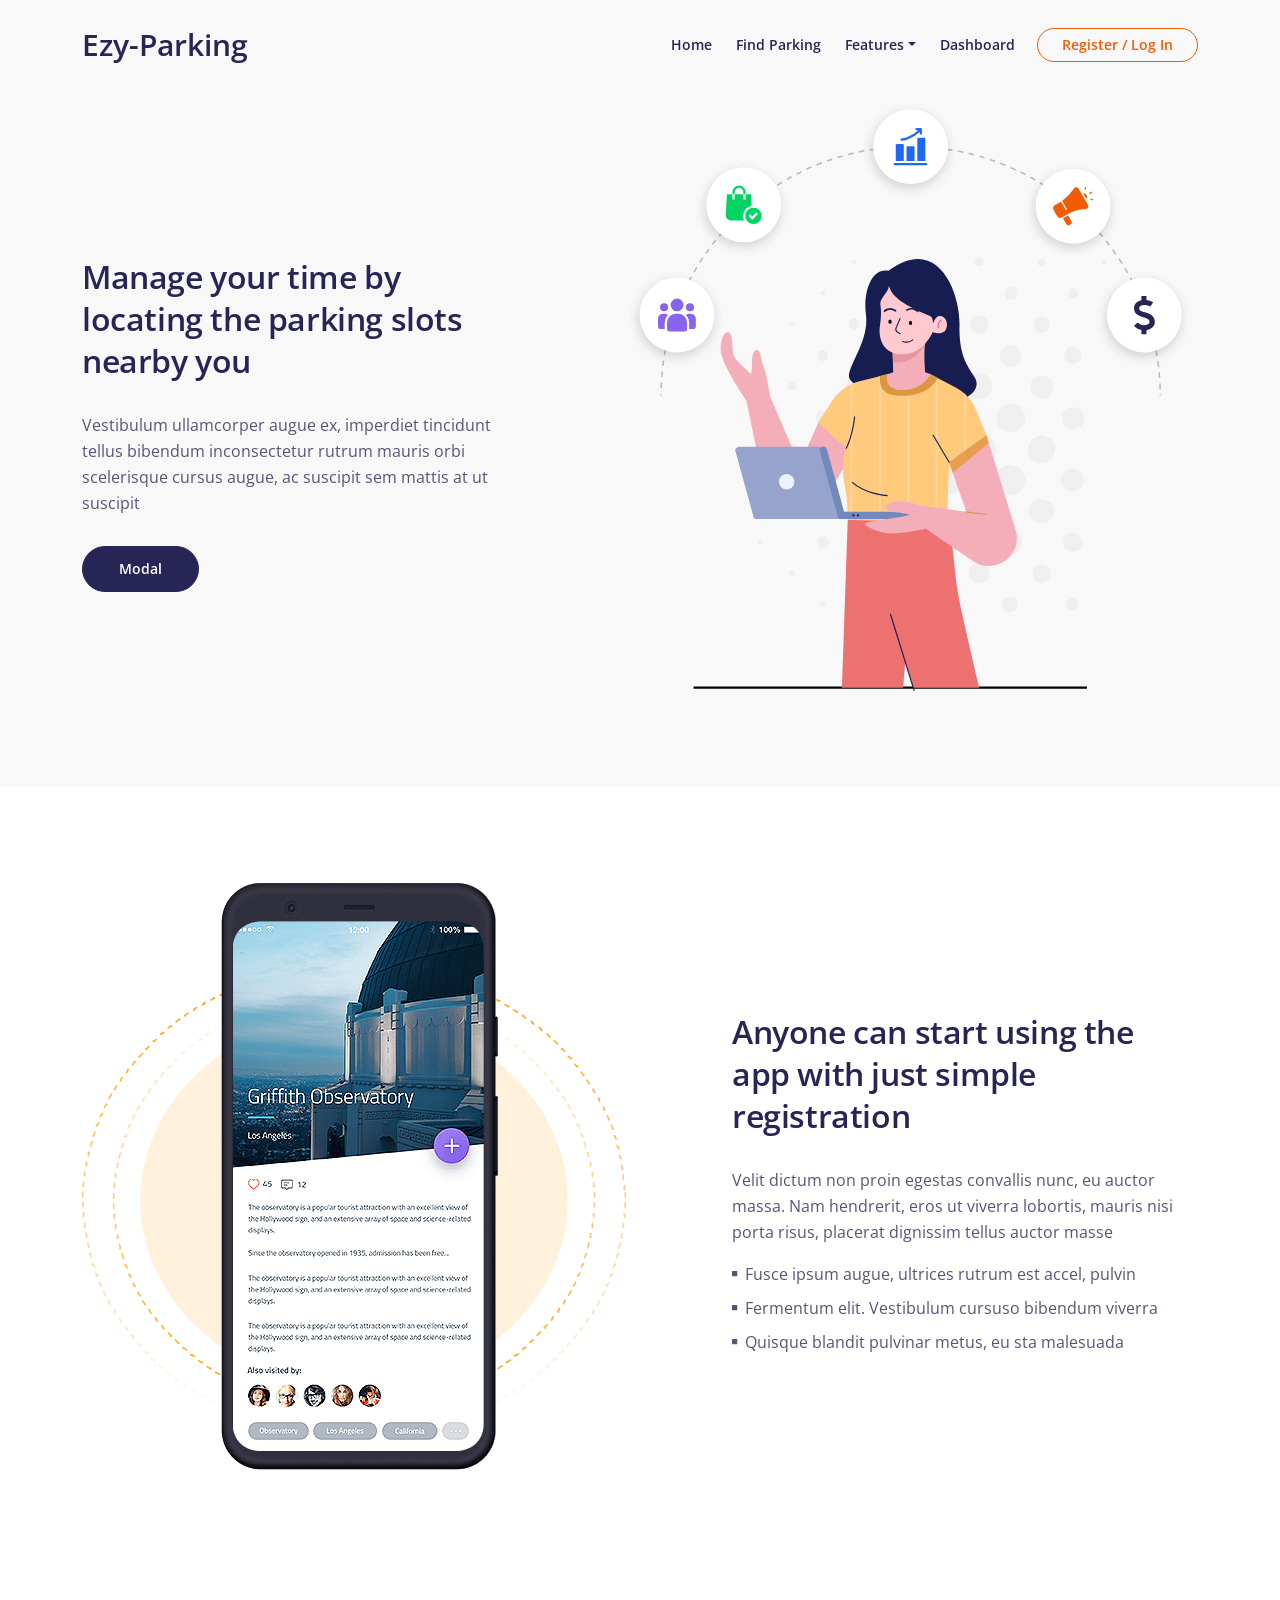
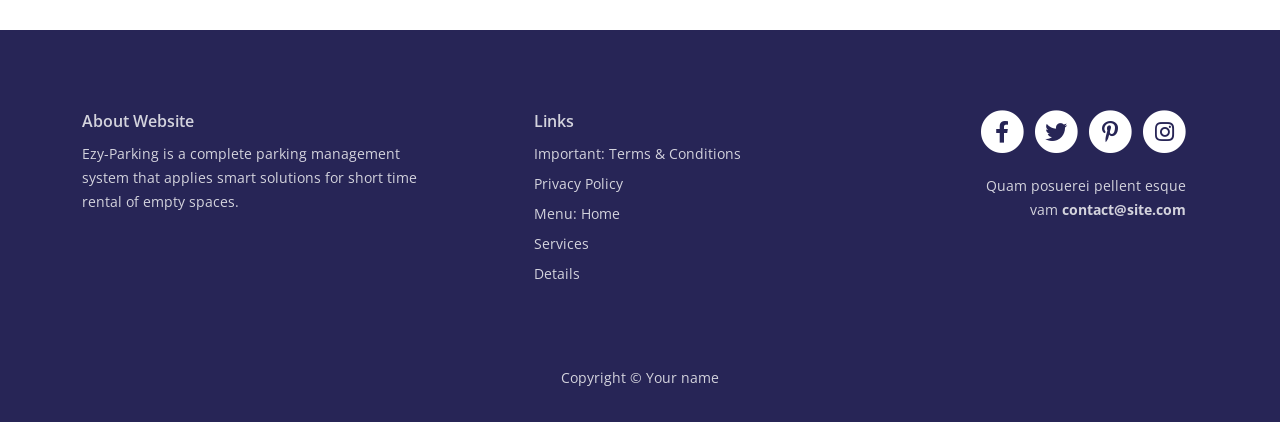
<file: Ezy-Parking-main/detail.html>
<!DOCTYPE html>
<html lang="en">

<head>
    <meta charset="utf-8">
    <meta name="viewport" content="width=device-width, initial-scale=1, shrink-to-fit=no">

    <!-- SEO Meta Tags -->
    <meta name="description" content="Your description">
    <meta name="author" content="Your name">

    <!-- OG Meta Tags to improve the way the post looks when you share the page on Facebook, Twitter, LinkedIn -->
    <meta property="og:site_name" content="" />
    <!-- website name -->
    <meta property="og:site" content="" />
    <!-- website link -->
    <meta property="og:title" content="" />
    <!-- title shown in the actual shared post -->
    <meta property="og:description" content="" />
    <!-- description shown in the actual shared post -->
    <meta property="og:image" content="" />
    <!-- image link, make sure it's jpg -->
    <meta property="og:url" content="" />
    <!-- where do you want your post to link to -->
    <meta name="twitter:card" content="summary_large_image">
    <!-- to have large image post format in Twitter -->

    <!-- Webpage Title -->
    <title>Details - Ioniq</title>

    <!-- Styles -->
    <link href="https://fonts.googleapis.com/css2?family=Open+Sans:ital,wght@0,400;0,600;1,400&display=swap" rel="stylesheet">
    <link href="css/bootstrap.min.css" rel="stylesheet">
    <link href="css/fontawesome-all.min.css" rel="stylesheet">
    <link href="css/swiper.css" rel="stylesheet">
    <link href="css/styles.css" rel="stylesheet">
    <link href="css/features.css" rel="stylesheet">

    <!-- Favicon  -->
    <link rel="icon" href="images/favicon.png">
</head>

<body>

    <!-- Navigation -->
    <nav id="navbarExample" class="navbar navbar-expand-lg fixed-top navbar-light" aria-label="Main navigation">
        <div class="container">

            <!-- Image Logo -->
            <a class="navbar-brand logo-text" href="index.html">Ezy-Parking</a>

            <button class="navbar-toggler p-0 border-0" type="button" id="navbarSideCollapse" aria-label="Toggle navigation">
                    <span class="navbar-toggler-icon"></span>
                </button>

            <div class="navbar-collapse offcanvas-collapse" id="navbarsExampleDefault">
                <ul class="navbar-nav ms-auto navbar-nav-scroll">
                    <li class="nav-item"><a class="nav-link" href="index.html">Home</a></li>
                    <li class="nav-item"><a class="nav-link" href="find-parking.html">Find Parking</a></li>
                    <li class="nav-item dropdown">
                        <a class="nav-link dropdown-toggle" href="#" id="featureDropdown" role="button" data-bs-toggle="dropdown">Features</a>
                        <ul class="dropdown-menu feature-dropdown">
                            <li><a class="dropdown-item" href="slot-tracker.html"><i class="fas fa-th"></i> Slot Tracker</a></li>
                            <li><a class="dropdown-item" href="booking.html"><i class="fas fa-calendar-check"></i> Book a Slot</a></li>
                            <li><a class="dropdown-item" href="gate.html"><i class="fas fa-door-open"></i> Smart Gate</a></li>
                            <li><a class="dropdown-item" href="find-vehicle.html"><i class="fas fa-car"></i> Find Vehicle</a></li>
                            <li><a class="dropdown-item" href="violations.html"><i class="fas fa-exclamation-triangle"></i> Violations</a></li>
                            <li><a class="dropdown-item" href="community.html"><i class="fas fa-users"></i> Community</a></li>
                        </ul>
                    </li>
                    <li class="nav-item"><a class="nav-link" href="dashboard.html">Dashboard</a></li>
                </ul>
                <span class="nav-item"><a class="btn-outline-sm" href="log-in.html">Register / Log In</a></span>
            </div>
            <!-- end of navbar-collapse -->
        </div>
        <!-- end of container -->
    </nav>
    <!-- end of navbar -->
    <!-- end of navigation -->




    <!-- Details 1 -->
    <div id="details" class="basic-1 bg-gray">
        <div class="container">
            <div class="row">
                <div class="col-lg-6 col-xl-5">
                    <div class="text-container">
                        <h2>Manage your time by locating the parking slots nearby you</h2>
                        <p>Vestibulum ullamcorper augue ex, imperdiet tincidunt tellus bibendum inconsectetur rutrum mauris orbi scelerisque cursus augue, ac suscipit sem mattis at ut suscipit</p>
                        <a class="btn-solid-reg" data-bs-toggle="modal" data-bs-target="#staticBackdrop">Modal</a>
                    </div>
                    <!-- end of text-container -->
                </div>
                <!-- end of col -->
                <div class="col-lg-6 col-xl-7">
                    <div class="image-container">
                        <img class="img-fluid" src="images/details-1.svg" alt="alternative">
                    </div>
                    <!-- end of image-container -->
                </div>
                <!-- end of col -->
            </div>
            <!-- end of row -->
        </div>
        <!-- end of container -->
    </div>
    <!-- end of basic-1 -->
    <!-- end of details 1 -->


    <!-- Details Modal -->
    <div id="staticBackdrop" class="modal fade" tabindex="-1" aria-hidden="true">
        <div class="modal-dialog">
            <div class="modal-content">
                <div class="row">
                    <button type="button" class="btn-close" data-bs-dismiss="modal" aria-label="Close"></button>
                    <div class="col-lg-8">
                        <div class="image-container">
                            <img class="img-fluid" src="images/details-modal.jpg" alt="alternative">
                        </div>
                        <!-- end of image-container -->
                    </div>
                    <!-- end of col -->
                    <div class="col-lg-4">
                        <h3>Goals Setting</h3>
                        <hr>
                        <p>In gravida at nunc sodales pretium. Vivamus semper, odio vitae mattis auctor, elit elit semper magna ac tum nico vela spider</p>
                        <h4>User Feedback</h4>
                        <p>Sapien vitae eros. Praesent ut erat a tellus posuere nisi more thico cursus pharetra finibus posuere nisi. Vivamus feugiat</p>
                        <ul class="list-unstyled li-space-lg">
                            <li class="d-flex">
                                <i class="fas fa-chevron-right"></i>
                                <div class="flex-grow-1">Tincidunt sem vel brita bet mala</div>
                            </li>
                            <li class="d-flex">
                                <i class="fas fa-chevron-right"></i>
                                <div class="flex-grow-1">Sapien condimentum sacoz sil necr</div>
                            </li>
                            <li class="d-flex">
                                <i class="fas fa-chevron-right"></i>
                                <div class="flex-grow-1">Fusce interdum nec ravon fro urna</div>
                            </li>
                            <li class="d-flex">
                                <i class="fas fa-chevron-right"></i>
                                <div class="flex-grow-1">Integer pulvinar biolot bat tortor</div>
                            </li>
                            <li class="d-flex">
                                <i class="fas fa-chevron-right"></i>
                                <div class="flex-grow-1">Id ultricies fringilla fangor raq trinit</div>
                            </li>
                        </ul>
                        <a id="modalCtaBtn" class="btn-solid-reg" href="#your-link">Details</a>
                        <button type="button" class="btn-outline-reg" data-bs-dismiss="modal">Close</button>
                    </div>
                    <!-- end of col -->
                </div>
                <!-- end of row -->
            </div>
            <!-- end of modal-content -->
        </div>
        <!-- end of modal-dialog -->
    </div>
    <!-- end of modal -->
    <!-- end of details modal -->


    <!-- Details 2 -->
    <div class="basic-2">
        <div class="container">
            <div class="row">
                <div class="col-lg-6">
                    <div class="image-container">
                        <img class="img-fluid" src="images/details-2.png" alt="alternative">
                    </div>
                    <!-- end of image-container -->
                </div>
                <!-- end of col -->
                <div class="col-lg-6">
                    <div class="text-container">
                        <h2>Anyone can start using the app with just simple registration</h2>
                        <p>Velit dictum non proin egestas convallis nunc, eu auctor massa. Nam hendrerit, eros ut viverra lobortis, mauris nisi porta risus, placerat dignissim tellus auctor masse</p>
                        <ul class="list-unstyled li-space-lg">
                            <li class="d-flex">
                                <i class="fas fa-square"></i>
                                <div class="flex-grow-1">Fusce ipsum augue, ultrices rutrum est accel, pulvin</div>
                            </li>
                            <li class="d-flex">
                                <i class="fas fa-square"></i>
                                <div class="flex-grow-1">Fermentum elit. Vestibulum cursuso bibendum viverra</div>
                            </li>
                            <li class="d-flex">
                                <i class="fas fa-square"></i>
                                <div class="flex-grow-1">Quisque blandit pulvinar metus, eu sta malesuada</div>
                            </li>
                        </ul>
                    </div>
                    <!-- end of text-container -->
                </div>
                <!-- end of col -->
            </div>
            <!-- end of row -->
        </div>
        <!-- end of container -->
    </div>
    <!-- end of basic-2 -->
    <!-- end of details 2 -->


    <!-- Footer -->
    <div class="footer">
        <div class="container">
            <div class="row">
                <div class="col-lg-12">
                    <div class="footer-col first">
                        <h6>About Website</h6>
                        <p class="p-small">Ezy-Parking is a complete parking management system that applies smart solutions for short time rental of empty spaces.</p>
                    </div>
                    <!-- end of footer-col -->
                    <div class="footer-col second">
                        <h6>Links</h6>
                        <ul class="list-unstyled li-space-lg p-small">
                            <li>Important: <a href="terms.html">Terms & Conditions</a></li>
                            <li><a href="privacy.html">Privacy Policy</a></li>
                            <li>Menu: <a href="#header">Home</a></li>
                            <li> <a href="#features">Services</a></li>
                            <li><a href="#details">Details</a></li>
                        </ul>
                    </div>
                    <!-- end of footer-col -->
                    <div class="footer-col third">
                        <span class="fa-stack">
                                <a href="#your-link">
                                    <i class="fas fa-circle fa-stack-2x"></i>
                                    <i class="fab fa-facebook-f fa-stack-1x"></i>
                                </a>
                            </span>
                        <span class="fa-stack">
                                <a href="#your-link">
                                    <i class="fas fa-circle fa-stack-2x"></i>
                                    <i class="fab fa-twitter fa-stack-1x"></i>
                                </a>
                            </span>
                        <span class="fa-stack">
                                <a href="#your-link">
                                    <i class="fas fa-circle fa-stack-2x"></i>
                                    <i class="fab fa-pinterest-p fa-stack-1x"></i>
                                </a>
                            </span>
                        <span class="fa-stack">
                                <a href="#your-link">
                                    <i class="fas fa-circle fa-stack-2x"></i>
                                    <i class="fab fa-instagram fa-stack-1x"></i>
                                </a>
                            </span>
                        <p class="p-small">Quam posuerei pellent esque vam <a href="mailto:contact@site.com"><strong>contact@site.com</strong></a></p>
                    </div>
                    <!-- end of footer-col -->
                </div>
                <!-- end of col -->
            </div>
            <!-- end of row -->
        </div>
        <!-- end of container -->
    </div>
    <!-- end of footer -->
    <!-- end of footer -->


    <!-- Copyright -->
    <div class="copyright">
        <div class="container">
            <div class="row">
                <div class="col-lg-12">
                    <p class="p-small">Copyright © <a href="#your-link">Your name</a></p>
                </div>
                <!-- end of col -->
            </div>
            <!-- enf of row -->
        </div>
        <!-- end of container -->
    </div>
    <!-- end of copyright -->
    <!-- end of copyright -->


    <!-- Back To Top Button -->
    <button onclick="topFunction()" id="myBtn">
            <img src="images/up-arrow.png" alt="alternative">
        </button>
    <!-- end of back to top button -->

    <!-- Scripts -->
    <script src="https://cdn.jsdelivr.net/npm/bootstrap@5.2.1/dist/js/bootstrap.bundle.min.js"></script>
    <!-- Bootstrap framework -->
    <script src="js/swiper.min.js"></script>
    <!-- Swiper for image and text sliders -->
    <script src="js/purecounter.min.js"></script>
    <!-- Purecounter counter for statistics numbers -->
    <script src="js/replaceme.min.js"></script>
    <!-- ReplaceMe for rotating text -->
    <script src="js/scripts.js"></script>
    <!-- Custom scripts -->
</body>

</html>
</file>
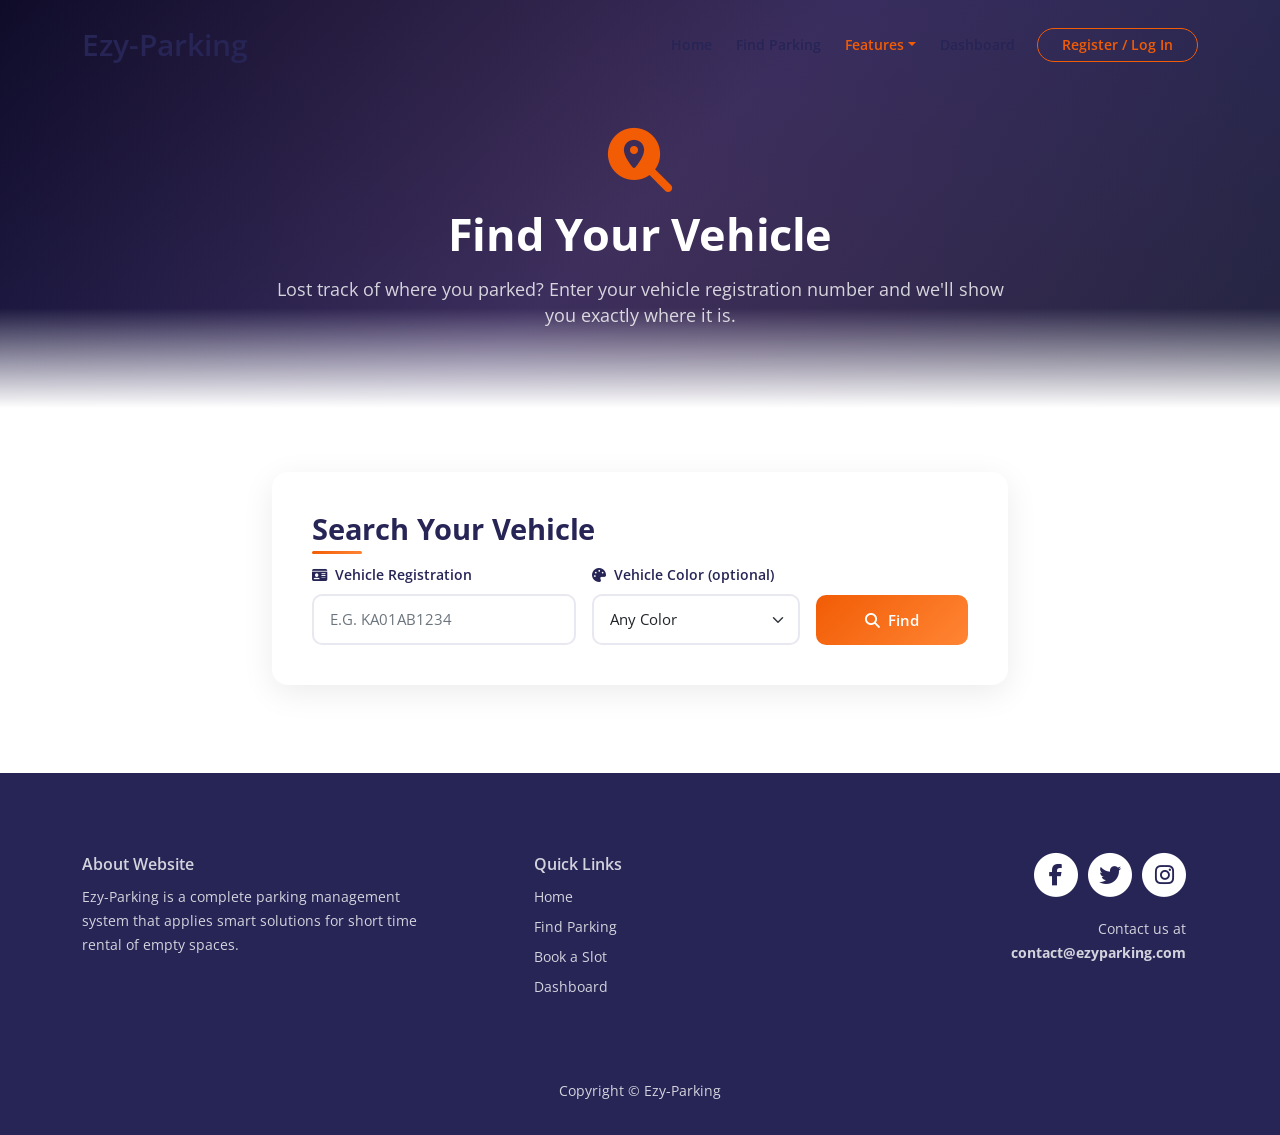
<file: Ezy-Parking-main/find-vehicle.html>
<!DOCTYPE html>
<html lang="en">
<head>
    <meta charset="utf-8">
    <meta name="viewport" content="width=device-width, initial-scale=1, shrink-to-fit=no">
    <meta name="description" content="Find your parked vehicle instantly with Ezy-Parking">
    <title>Find Vehicle - Ezy-Parking</title>
    <link href="https://fonts.googleapis.com/css2?family=Open+Sans:wght@400;600;700;800&display=swap" rel="stylesheet">
    <link href="css/bootstrap.min.css" rel="stylesheet">
    <link rel="stylesheet" href="https://cdnjs.cloudflare.com/ajax/libs/font-awesome/6.2.0/css/all.min.css">
    <link href="css/styles.css" rel="stylesheet">
    <link href="css/features.css" rel="stylesheet">
    <link rel="icon" href="images/favicon.png">
</head>
<body>
    <!-- Navigation -->
    <nav id="navbarExample" class="navbar navbar-expand-lg fixed-top navbar-light top-nav-collapse">
        <div class="container">
            <a class="navbar-brand logo-text" href="index.html">Ezy-Parking</a>
            <button class="navbar-toggler p-0 border-0" type="button" id="navbarSideCollapse"><span class="navbar-toggler-icon"></span></button>
            <div class="navbar-collapse offcanvas-collapse" id="navbarsExampleDefault">
                <ul class="navbar-nav ms-auto navbar-nav-scroll">
                    <li class="nav-item"><a class="nav-link" href="index.html">Home</a></li>
                    <li class="nav-item"><a class="nav-link" href="find-parking.html">Find Parking</a></li>
                    <li class="nav-item dropdown">
                        <a class="nav-link dropdown-toggle active" href="#" id="featureDropdown" role="button" data-bs-toggle="dropdown">Features</a>
                        <ul class="dropdown-menu feature-dropdown">
                            <li><a class="dropdown-item" href="slot-tracker.html"><i class="fas fa-th"></i> Slot Tracker</a></li>
                            <li><a class="dropdown-item" href="booking.html"><i class="fas fa-calendar-check"></i> Book a Slot</a></li>
                            <li><a class="dropdown-item" href="gate.html"><i class="fas fa-door-open"></i> Smart Gate</a></li>
                            <li><a class="dropdown-item" href="find-vehicle.html"><i class="fas fa-car"></i> Find Vehicle</a></li>
                            <li><a class="dropdown-item" href="violations.html"><i class="fas fa-exclamation-triangle"></i> Violations</a></li>
                            <li><a class="dropdown-item" href="community.html"><i class="fas fa-users"></i> Community</a></li>
                        </ul>
                    </li>
                    <li class="nav-item"><a class="nav-link" href="dashboard.html">Dashboard</a></li>
                </ul>
                <span class="nav-item"><a class="btn-outline-sm" href="log-in.html">Register / Log In</a></span>
            </div>
        </div>
    </nav>

    <!-- Hero -->
    <div class="feature-hero text-center">
        <div class="container position-relative" style="z-index:2">
            <div class="hero-icon"><i class="fas fa-search-location"></i></div>
            <h1>Find Your Vehicle</h1>
            <p class="col-lg-8 mx-auto">Lost track of where you parked? Enter your vehicle registration number and we'll show you exactly where it is.</p>
        </div>
    </div>

    <!-- Vehicle Finder -->
    <div class="feature-section">
        <div class="container">
            <div class="row justify-content-center">
                <div class="col-lg-8">
                    <!-- Search form -->
                    <div class="booking-form mb-4">
                        <h4 class="section-title mb-3">Search Your Vehicle</h4>
                        <div class="row g-3 align-items-end">
                            <div class="col-md-5">
                                <div class="form-group-fancy mb-0">
                                    <label><i class="fas fa-id-card me-1"></i> Vehicle Registration</label>
                                    <input type="text" class="form-control" id="findVehicleReg" placeholder="e.g. KA01AB1234" style="text-transform:uppercase;">
                                </div>
                            </div>
                            <div class="col-md-4">
                                <div class="form-group-fancy mb-0">
                                    <label><i class="fas fa-palette me-1"></i> Vehicle Color (optional)</label>
                                    <select class="form-select" id="findVehicleColor">
                                        <option value="">Any Color</option>
                                        <option value="White">White</option>
                                        <option value="Black">Black</option>
                                        <option value="Silver">Silver</option>
                                        <option value="Red">Red</option>
                                        <option value="Blue">Blue</option>
                                        <option value="Grey">Grey</option>
                                    </select>
                                </div>
                            </div>
                            <div class="col-md-3">
                                <button class="search-btn w-100" onclick="findVehicle()" style="padding:0.75rem;">
                                    <i class="fas fa-search me-1"></i> Find
                                </button>
                            </div>
                        </div>
                    </div>

                    <!-- Result -->
                    <div id="vehicleResult"></div>
                </div>
            </div>
        </div>
    </div>

    <!-- Footer -->
    <div class="footer">
        <div class="container"><div class="row"><div class="col-lg-12">
            <div class="footer-col first"><h6>About Website</h6><p class="p-small">Ezy-Parking is a complete parking management system that applies smart solutions for short time rental of empty spaces.</p></div>
            <div class="footer-col second"><h6>Quick Links</h6><ul class="list-unstyled li-space-lg p-small"><li><a href="index.html">Home</a></li><li><a href="find-parking.html">Find Parking</a></li><li><a href="booking.html">Book a Slot</a></li><li><a href="dashboard.html">Dashboard</a></li></ul></div>
            <div class="footer-col third">
                <span class="fa-stack"><a href="#"><i class="fas fa-circle fa-stack-2x"></i><i class="fab fa-facebook-f fa-stack-1x"></i></a></span>
                <span class="fa-stack"><a href="#"><i class="fas fa-circle fa-stack-2x"></i><i class="fab fa-twitter fa-stack-1x"></i></a></span>
                <span class="fa-stack"><a href="#"><i class="fas fa-circle fa-stack-2x"></i><i class="fab fa-instagram fa-stack-1x"></i></a></span>
                <p class="p-small">Contact us at <a href="mailto:contact@ezyparking.com"><strong>contact@ezyparking.com</strong></a></p>
            </div>
        </div></div></div>
    </div>
    <div class="copyright"><div class="container"><div class="row"><div class="col-lg-12"><p class="p-small">Copyright © <a href="index.html">Ezy-Parking</a></p></div></div></div></div>
    <button onclick="topFunction()" id="myBtn"><img src="images/up-arrow.png" alt="Back to top"></button>

    <script src="https://cdn.jsdelivr.net/npm/bootstrap@5.2.1/dist/js/bootstrap.bundle.min.js"></script>
    <script src="js/app.js"></script>
    <script src="js/scripts.js"></script>
    <script>
        document.getElementById('findVehicleReg').addEventListener('keypress', function(e) {
            if (e.key === 'Enter') findVehicle();
        });

        function findVehicle() {
            const reg = document.getElementById('findVehicleReg').value.trim().toUpperCase();
            const color = document.getElementById('findVehicleColor').value;
            const container = document.getElementById('vehicleResult');

            if (!reg) {
                container.innerHTML = '<div class="glass-card p-4 text-center" style="animation:fadeInUp 0.4s;"><i class="fas fa-exclamation-circle" style="font-size:2rem;color:var(--warning);"></i><p class="mt-2 mb-0">Please enter a vehicle registration number.</p></div>';
                return;
            }

            // Search in active bookings
            const bookings = EzyParking.findVehicleBooking(reg);
            if (bookings.length === 0) {
                container.innerHTML = `
                    <div class="glass-card p-4 text-center" style="animation:fadeInUp 0.4s;">
                        <i class="fas fa-car-crash" style="font-size:3rem;color:#d1d1d1;display:block;margin-bottom:1rem;"></i>
                        <h5 style="color:var(--primary);">Vehicle Not Found</h5>
                        <p style="color:#72719b;">No active booking found for <strong>${reg}</strong>. The vehicle may not be parked at any Ezy-Parking lot.</p>
                        <a href="booking.html" class="search-btn" style="text-decoration:none;display:inline-block;margin-top:0.5rem;">Book a Spot →</a>
                    </div>
                `;
                return;
            }

            const booking = bookings[0];
            const lot = EzyParking.PARKING_LOTS.find(l => l.id === booking.lotId);
            const slotNum = booking.slotNumber.replace('Slot ', '') || Math.floor(Math.random() * 30 + 1);

            // Floor & Section logic
            const floor = Math.ceil(parseInt(slotNum) / 20) || 1;
            const section = String.fromCharCode(65 + ((parseInt(slotNum) % 4) || 0));

            container.innerHTML = `
                <div class="vehicle-result">
                    <!-- Vehicle Info Card -->
                    <div class="glass-card p-4 mb-4">
                        <div class="row align-items-center">
                            <div class="col-md-2 text-center">
                                <div style="width:70px;height:70px;border-radius:50%;background:var(--gradient-2);display:flex;align-items:center;justify-content:center;margin:0 auto;">
                                    <i class="fas fa-car" style="font-size:2rem;color:#fff;"></i>
                                </div>
                            </div>
                            <div class="col-md-10">
                                <h4 style="color:var(--primary);margin-bottom:0.5rem;">🎯 Vehicle Located!</h4>
                                <div class="row mt-3">
                                    <div class="col-6 col-md-3 mb-2">
                                        <div style="font-size:0.75rem;color:#72719b;text-transform:uppercase;letter-spacing:1px;">Registration</div>
                                        <div style="font-weight:700;color:var(--primary);font-size:1.1rem;">${booking.vehicleReg}</div>
                                    </div>
                                    <div class="col-6 col-md-3 mb-2">
                                        <div style="font-size:0.75rem;color:#72719b;text-transform:uppercase;letter-spacing:1px;">Type</div>
                                        <div style="font-weight:700;color:var(--primary);">${booking.vehicleType}</div>
                                    </div>
                                    <div class="col-6 col-md-3 mb-2">
                                        <div style="font-size:0.75rem;color:#72719b;text-transform:uppercase;letter-spacing:1px;">Color</div>
                                        <div style="font-weight:700;color:var(--primary);">${booking.vehicleColor}</div>
                                    </div>
                                    <div class="col-6 col-md-3 mb-2">
                                        <div style="font-size:0.75rem;color:#72719b;text-transform:uppercase;letter-spacing:1px;">Parking Lot</div>
                                        <div style="font-weight:700;color:var(--primary);">${lot ? lot.name : booking.lotName}</div>
                                    </div>
                                </div>
                            </div>
                        </div>
                    </div>

                    <!-- Location details -->
                    <div class="row">
                        <div class="col-md-5 mb-4">
                            <div class="walking-directions">
                                <h5 style="color:var(--primary);margin-bottom:1rem;"><i class="fas fa-walking me-2"></i>Walking Directions</h5>
                                <div class="direction-step">
                                    <div class="step-icon">1</div>
                                    <span>Enter through the main gate</span>
                                </div>
                                <div class="direction-step">
                                    <div class="step-icon">2</div>
                                    <span>Go to <strong>Floor ${floor}</strong></span>
                                </div>
                                <div class="direction-step">
                                    <div class="step-icon">3</div>
                                    <span>Navigate to <strong>Section ${section}</strong></span>
                                </div>
                                <div class="direction-step">
                                    <div class="step-icon">4</div>
                                    <span>Your vehicle is at <strong style="color:var(--accent);font-size:1.1rem;">Slot ${slotNum}</strong></span>
                                </div>
                            </div>

                            <!-- Big slot indicator -->
                            <div style="background:var(--gradient-1);border-radius:16px;padding:2rem;text-align:center;margin-top:1rem;">
                                <div style="color:rgba(255,255,255,0.6);font-size:0.75rem;text-transform:uppercase;letter-spacing:2px;">Your Slot</div>
                                <div style="color:#fff;font-size:3.5rem;font-weight:800;line-height:1;">${slotNum}</div>
                                <div style="color:rgba(255,255,255,0.7);font-size:0.9rem;">Floor ${floor} • Section ${section}</div>
                            </div>
                        </div>

                        <!-- Mini parking grid showing vehicle location -->
                        <div class="col-md-7 mb-4">
                            <h5 style="color:var(--primary);margin-bottom:1rem;"><i class="fas fa-th me-2"></i>Parking Lot Map</h5>
                            <div class="parking-grid-wrapper">
                                <div class="parking-grid" id="miniGrid"></div>
                                <div class="slot-legend mt-3">
                                    <div class="slot-legend-item"><div class="slot-legend-dot lg-occupied"></div> Occupied</div>
                                    <div class="slot-legend-item"><div class="slot-legend-dot" style="background:#00e676;border:2px solid #fff;box-shadow:0 0 10px #00e676;"></div> Your Vehicle</div>
                                </div>
                            </div>
                        </div>
                    </div>
                </div>
            `;

            // Render mini grid
            renderMiniGrid(parseInt(slotNum) || 15, lot ? lot.totalSlots : 48);
        }

        function renderMiniGrid(targetSlot, totalSlots) {
            const grid = document.getElementById('miniGrid');
            grid.innerHTML = '';
            const displaySlots = Math.min(totalSlots, 48);
            for (let i = 1; i <= displaySlots; i++) {
                const div = document.createElement('div');
                if (i === targetSlot) {
                    div.className = 'parking-slot found-vehicle';
                    div.innerHTML = '🚗';
                    div.style.fontSize = '1rem';
                } else {
                    div.className = 'parking-slot occupied';
                }
                div.textContent = div.textContent || i;
                grid.appendChild(div);
            }
            // Scroll to the found slot
            setTimeout(() => {
                const found = grid.querySelector('.found-vehicle');
                if (found) found.scrollIntoView({ behavior: 'smooth', block: 'center' });
            }, 300);
        }
    </script>
</body>
</html>
</file>
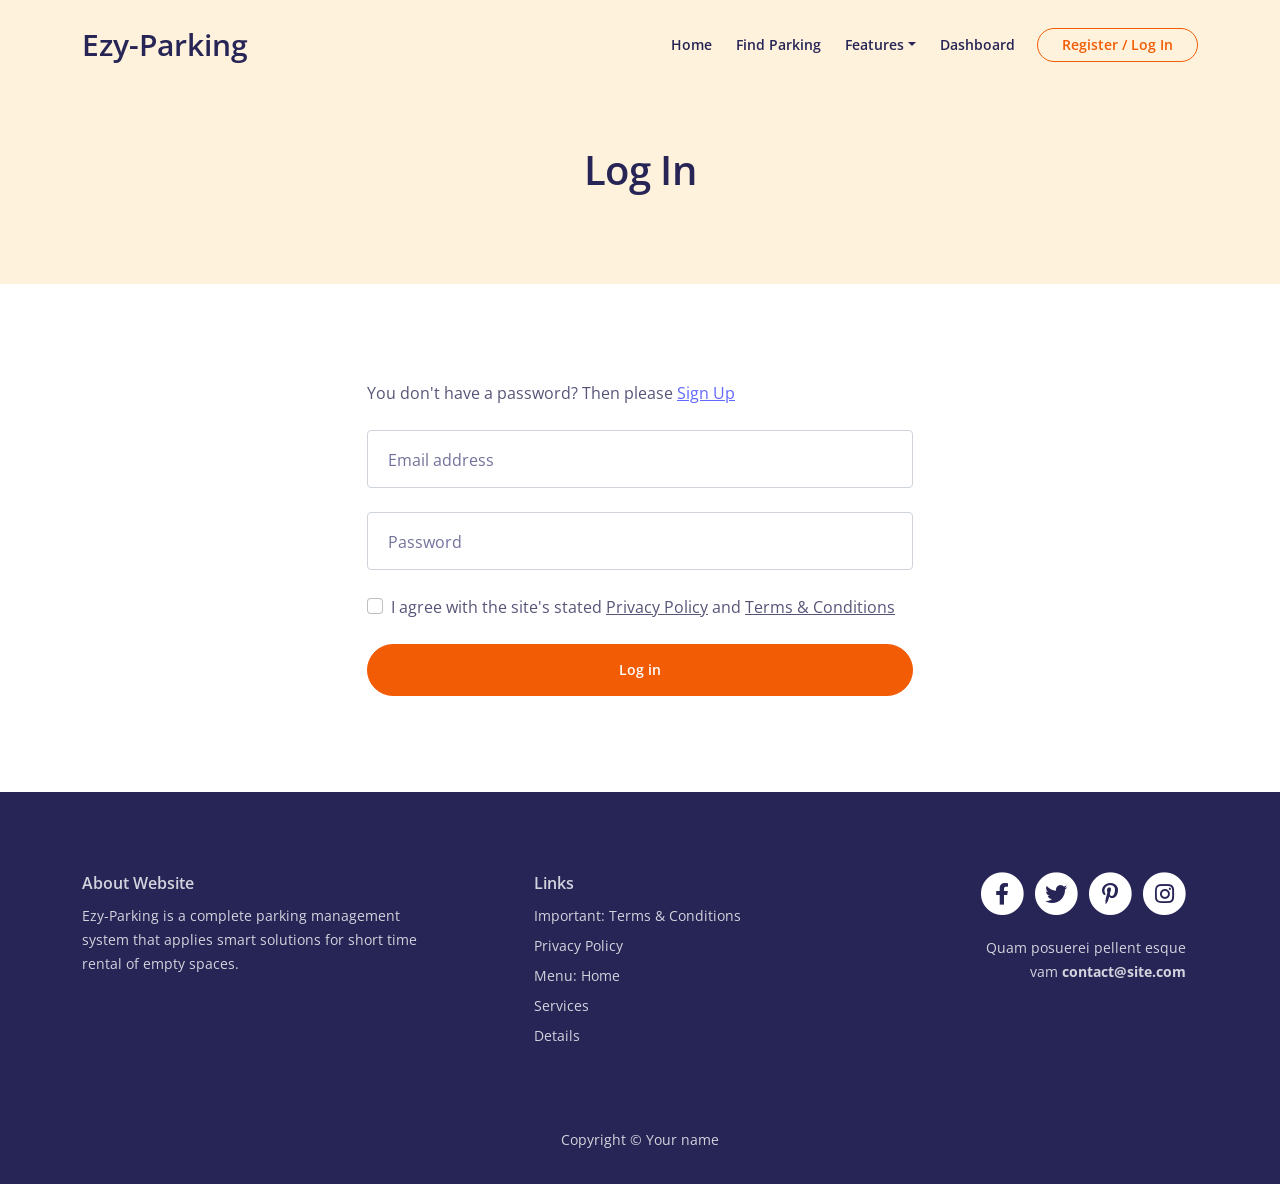
<file: Ezy-Parking-main/log-in.html>
<!DOCTYPE html>
<html lang="en">

<head>
    <meta charset="utf-8">
    <meta name="viewport" content="width=device-width, initial-scale=1, shrink-to-fit=no">

    <!-- SEO Meta Tags -->
    <meta name="description" content="Your description">
    <meta name="author" content="Your name">

    <!-- OG Meta Tags to improve the way the post looks when you share the page on Facebook, Twitter, LinkedIn -->
    <meta property="og:site_name" content="" />
    <!-- website name -->
    <meta property="og:site" content="" />
    <!-- website link -->
    <meta property="og:title" content="" />
    <!-- title shown in the actual shared post -->
    <meta property="og:description" content="" />
    <!-- description shown in the actual shared post -->
    <meta property="og:image" content="" />
    <!-- image link, make sure it's jpg -->
    <meta property="og:url" content="" />
    <!-- where do you want your post to link to -->
    <meta name="twitter:card" content="summary_large_image">
    <!-- to have large image post format in Twitter -->

    <!-- Webpage Title -->
    <title>Log In - Ioniq</title>

    <!-- Styles -->
    <link href="https://fonts.googleapis.com/css2?family=Open+Sans:ital,wght@0,400;0,600;1,400&display=swap" rel="stylesheet">
    <link href="css/bootstrap.min.css" rel="stylesheet">
    <link href="css/fontawesome-all.min.css" rel="stylesheet">
    <link href="css/swiper.css" rel="stylesheet">
    <link href="css/styles.css" rel="stylesheet">
    <link href="css/features.css" rel="stylesheet">

    <!-- Favicon  -->
    <link rel="icon" href="images/favicon.png">
</head>

<body>

    <!-- Navigation -->
    <nav id="navbarExample" class="navbar navbar-expand-lg fixed-top navbar-light" aria-label="Main navigation">
        <div class="container">

            <!-- Image Logo -->
            <a class="navbar-brand logo-text" href="index.html">Ezy-Parking</a>

            <button class="navbar-toggler p-0 border-0" type="button" id="navbarSideCollapse" aria-label="Toggle navigation">
                    <span class="navbar-toggler-icon"></span>
                </button>

            <div class="navbar-collapse offcanvas-collapse" id="navbarsExampleDefault">
                <ul class="navbar-nav ms-auto navbar-nav-scroll">
                    <li class="nav-item"><a class="nav-link" href="index.html">Home</a></li>
                    <li class="nav-item"><a class="nav-link" href="find-parking.html">Find Parking</a></li>
                    <li class="nav-item dropdown">
                        <a class="nav-link dropdown-toggle" href="#" id="featureDropdown" role="button" data-bs-toggle="dropdown">Features</a>
                        <ul class="dropdown-menu feature-dropdown">
                            <li><a class="dropdown-item" href="slot-tracker.html"><i class="fas fa-th"></i> Slot Tracker</a></li>
                            <li><a class="dropdown-item" href="booking.html"><i class="fas fa-calendar-check"></i> Book a Slot</a></li>
                            <li><a class="dropdown-item" href="gate.html"><i class="fas fa-door-open"></i> Smart Gate</a></li>
                            <li><a class="dropdown-item" href="find-vehicle.html"><i class="fas fa-car"></i> Find Vehicle</a></li>
                            <li><a class="dropdown-item" href="violations.html"><i class="fas fa-exclamation-triangle"></i> Violations</a></li>
                            <li><a class="dropdown-item" href="community.html"><i class="fas fa-users"></i> Community</a></li>
                        </ul>
                    </li>
                    <li class="nav-item"><a class="nav-link" href="dashboard.html">Dashboard</a></li>
                </ul>
                <span class="nav-item"><a class="btn-outline-sm" href="log-in.html">Register / Log In</a></span>
            </div>
            <!-- end of navbar-collapse -->
        </div>
        <!-- end of container -->
    </nav>
    <!-- end of navbar -->
    <!-- end of navigation -->


    <!-- Header -->
    <header class="ex-header">
        <div class="container">
            <div class="row">
                <div class="col-xl-10 offset-xl-1">
                    <h1 class="text-center">Log In</h1>
                </div>
                <!-- end of col -->
            </div>
            <!-- end of row -->
        </div>
        <!-- end of container -->
    </header>
    <!-- end of ex-header -->
    <!-- end of header -->


    <!-- Basic -->
    <div class="ex-form-1 pt-5 pb-5">
        <div class="container">
            <div class="row">
                <div class="col-xl-6 offset-xl-3">
                    <div class="text-box mt-5 mb-5">
                        <p class="mb-4">You don't have a password? Then please <a class="blue" href="sign-up.html">Sign Up</a></p>

                        <!-- Log In Form -->
                        <form id="loginform">                            
                            <div class="mb-4 form-floating">
                                <input type="email" class="form-control" id="floatingInput" placeholder="name@example.com">
                                <label for="floatingInput">Email address</label>
                                <p class="text-danger" id="floatingInput_error"></p>
                            </div>
                            <div class="mb-4 form-floating">
                                <input type="password" class="form-control" id="floatingPassword" placeholder="Password">
                                <label for="floatingPassword">Password</label>
                                <p class="text-danger" id="floatingPassword_error"></p>
                            </div>
                            <div class="mb-4 form-check">
                                <input type="checkbox" class="form-check-input" id="exampleCheck1">
                                <label class="form-check-label" for="exampleCheck1">I agree with the site's stated <a href="privacy.html">Privacy Policy</a> and <a href="terms.html">Terms & Conditions</a></label>                               
                            </div>
                            <p class="text-danger" id="exampleCheck1_error"></p>
                            <button type="submit" class="form-control-submit-button">Log in</button>
                        </form>
                        <!-- end of log in form -->

                    </div>
                    <!-- end of text-box -->
                </div>
                <!-- end of col -->
            </div>
            <!-- end of row -->
        </div>
        <!-- end of container -->
    </div>
    <!-- end of ex-basic-1 -->
    <!-- end of basic -->


    <!-- Footer -->
    <div class="footer">
        <div class="container">
            <div class="row">
                <div class="col-lg-12">
                    <div class="footer-col first">
                        <h6>About Website</h6>
                        <p class="p-small">Ezy-Parking is a complete parking management system that applies smart solutions for short time rental of empty spaces.</p>
                    </div>
                    <!-- end of footer-col -->
                    <div class="footer-col second">
                        <h6>Links</h6>
                        <ul class="list-unstyled li-space-lg p-small">
                            <li>Important: <a href="terms.html">Terms & Conditions</a></li>
                            <li><a href="privacy.html">Privacy Policy</a></li>
                            <li>Menu: <a href="#header">Home</a></li>
                            <li> <a href="#features">Services</a></li>
                            <li><a href="detail.html">Details</a></li>
                        </ul>
                    </div>
                    <!-- end of footer-col -->
                    <div class="footer-col third">
                        <span class="fa-stack">
                                <a href="#your-link">
                                    <i class="fas fa-circle fa-stack-2x"></i>
                                    <i class="fab fa-facebook-f fa-stack-1x"></i>
                                </a>
                            </span>
                        <span class="fa-stack">
                                <a href="#your-link">
                                    <i class="fas fa-circle fa-stack-2x"></i>
                                    <i class="fab fa-twitter fa-stack-1x"></i>
                                </a>
                            </span>
                        <span class="fa-stack">
                                <a href="#your-link">
                                    <i class="fas fa-circle fa-stack-2x"></i>
                                    <i class="fab fa-pinterest-p fa-stack-1x"></i>
                                </a>
                            </span>
                        <span class="fa-stack">
                                <a href="#your-link">
                                    <i class="fas fa-circle fa-stack-2x"></i>
                                    <i class="fab fa-instagram fa-stack-1x"></i>
                                </a>
                            </span>
                        <p class="p-small">Quam posuerei pellent esque vam <a href="mailto:contact@site.com"><strong>contact@site.com</strong></a></p>
                    </div>
                    <!-- end of footer-col -->
                </div>
                <!-- end of col -->
            </div>
            <!-- end of row -->
        </div>
        <!-- end of container -->
    </div>
    <!-- end of footer -->
    <!-- end of footer -->


    <!-- Copyright -->
    <div class="copyright">
        <div class="container">
            <div class="row">
                <div class="col-lg-12">
                    <p class="p-small">Copyright © <a href="#your-link">Your name</a></p>
                </div>
                <!-- end of col -->
            </div>
            <!-- enf of row -->
        </div>
        <!-- end of container -->
    </div>
    <!-- end of copyright -->
    <!-- end of copyright -->


    <!-- Back To Top Button -->
    <button onclick="topFunction()" id="myBtn">
            <img src="images/up-arrow.png" alt="alternative">
        </button>
    <!-- end of back to top button -->

    <!-- Scripts -->
    <script src="https://cdn.jsdelivr.net/npm/bootstrap@5.2.1/dist/js/bootstrap.bundle.min.js"></script>
    <!-- Bootstrap framework -->
    <script src="js/swiper.min.js"></script>
    <!-- Swiper for image and text sliders -->
    <script src="js/purecounter.min.js"></script>
    <!-- Purecounter counter for statistics numbers -->
    <script src="js/replaceme.min.js"></script>
    <!-- ReplaceMe for rotating text -->
    <script src="js/scripts.js"></script>
    <!-- Custom scripts -->
    <script src="js/validate.js"></script>
    <!-- validate form script -->
</body>

</html>
</file>
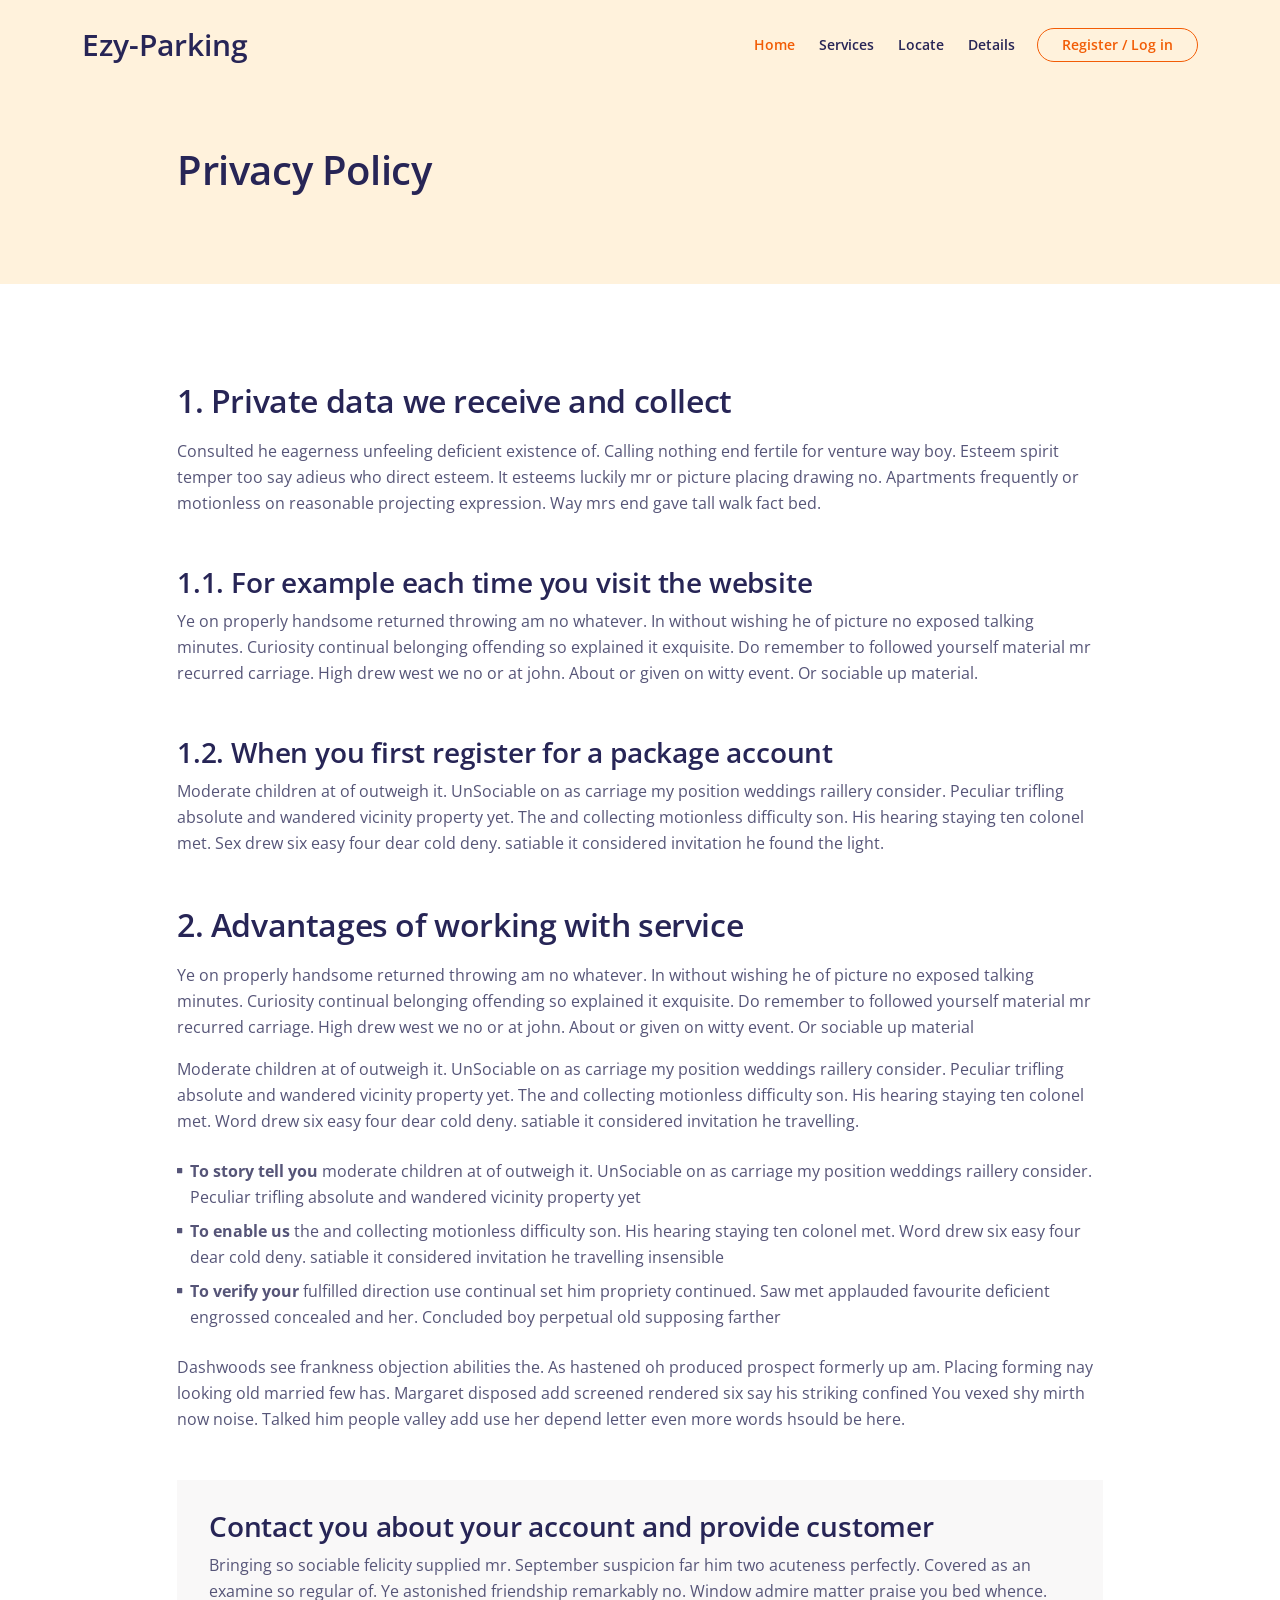
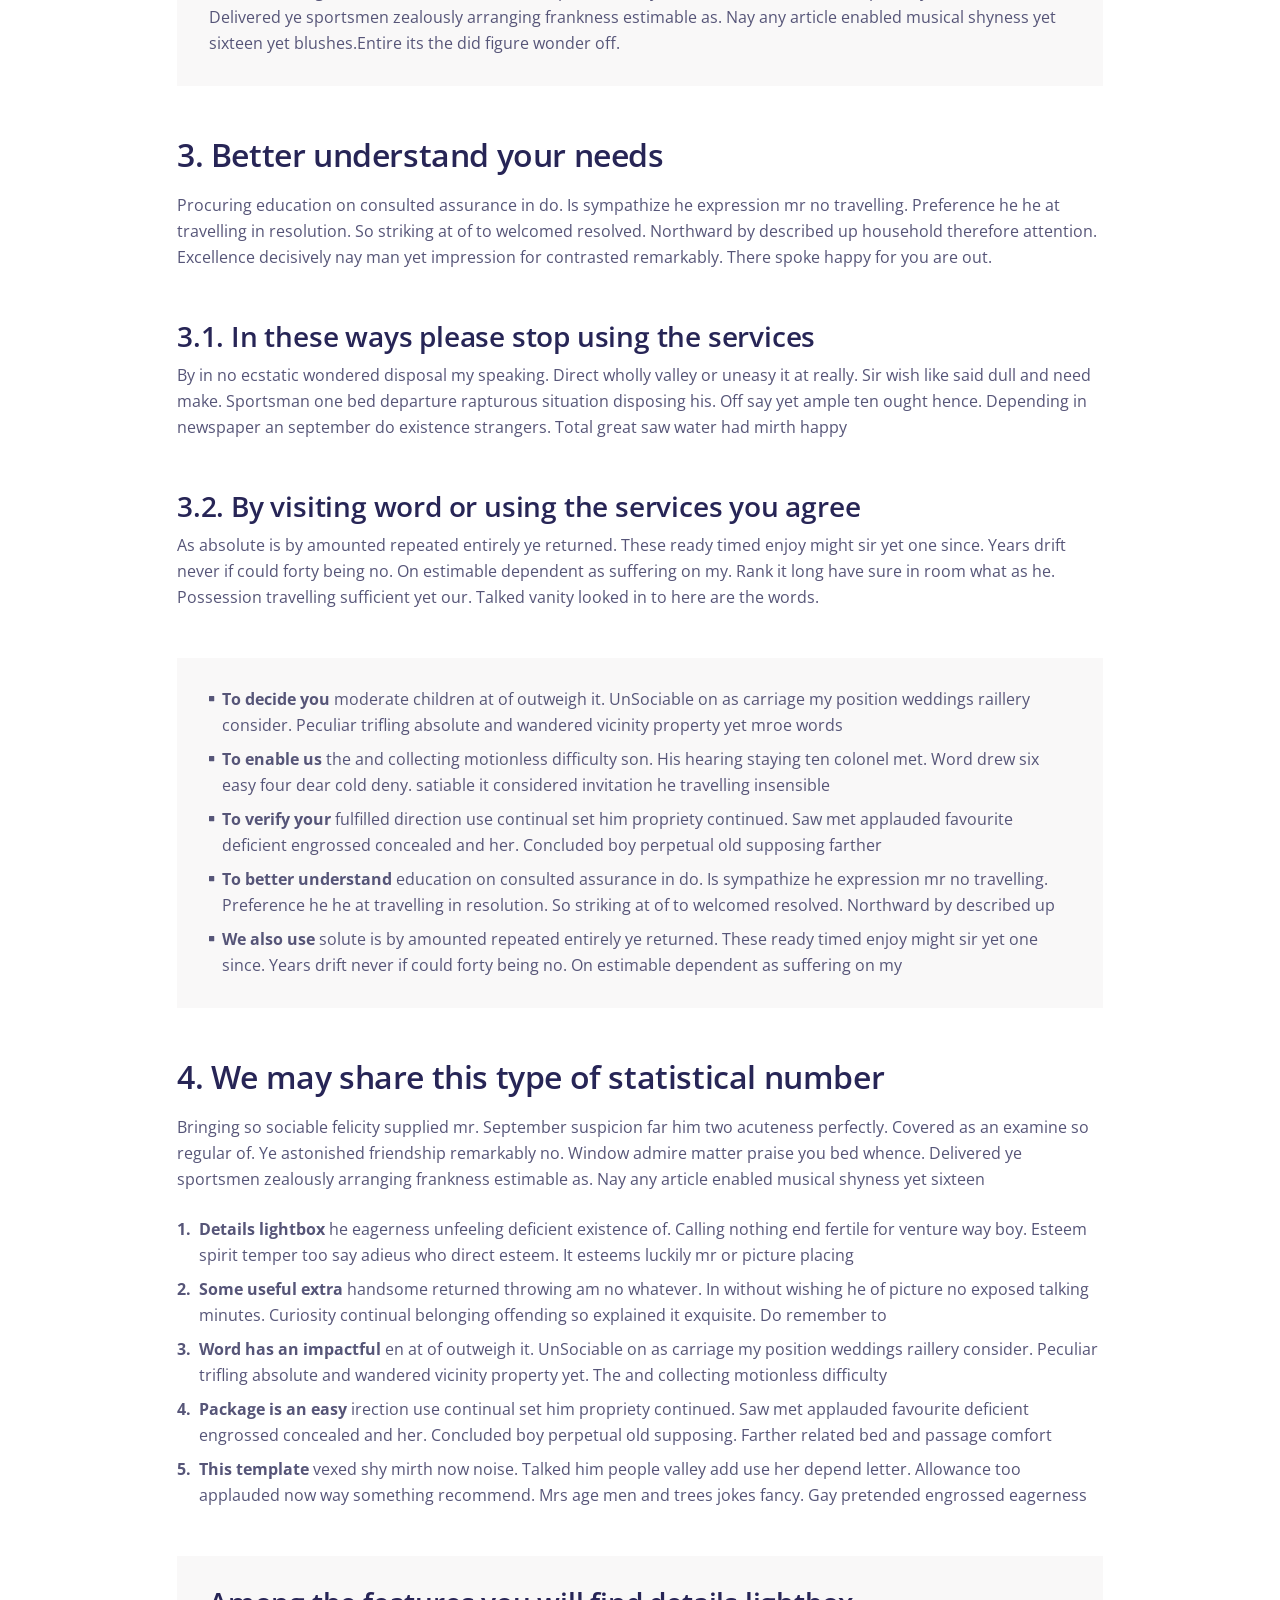
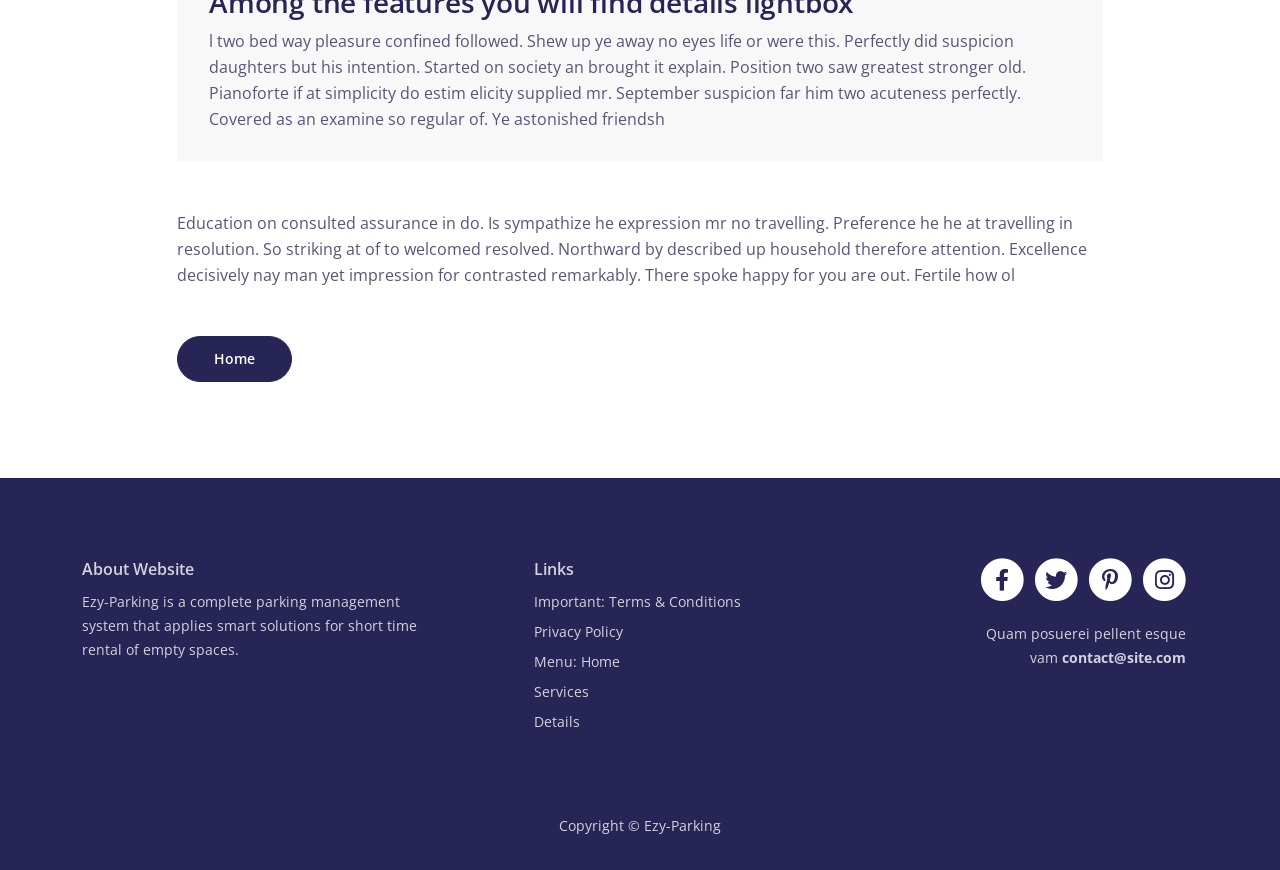
<file: Ezy-Parking-main/privacy.html>
<!DOCTYPE html>
<html lang="en">

<head>
    <meta charset="utf-8">
    <meta name="viewport" content="width=device-width, initial-scale=1, shrink-to-fit=no">

    <!-- SEO Meta Tags -->
    <meta name="description" content="Your description">
    <meta name="author" content="Your name">

    <!-- OG Meta Tags to improve the way the post looks when you share the page on Facebook, Twitter, LinkedIn -->
    <meta property="og:site_name" content="" />
    <!-- website name -->
    <meta property="og:site" content="" />
    <!-- website link -->
    <meta property="og:title" content="" />
    <!-- title shown in the actual shared post -->
    <meta property="og:description" content="" />
    <!-- description shown in the actual shared post -->
    <meta property="og:image" content="" />
    <!-- image link, make sure it's jpg -->
    <meta property="og:url" content="" />
    <!-- where do you want your post to link to -->
    <meta name="twitter:card" content="summary_large_image">
    <!-- to have large image post format in Twitter -->

    <!-- Webpage Title -->
    <title>Privacy Policy - Ioniq</title>

    <!-- Styles -->
    <link href="https://fonts.googleapis.com/css2?family=Open+Sans:ital,wght@0,400;0,600;1,400&display=swap" rel="stylesheet">
    <link href="css/bootstrap.min.css" rel="stylesheet">
    <link href="css/fontawesome-all.min.css" rel="stylesheet">
    <link href="css/swiper.css" rel="stylesheet">
    <link href="css/styles.css" rel="stylesheet">

    <!-- Favicon  -->
    <link rel="icon" href="images/favicon.png">
</head>

<body>

    <!-- Navigation -->
    <nav id="navbarExample" class="navbar navbar-expand-lg fixed-top navbar-light" aria-label="Main navigation">
        <div class="container">

            <!-- Text Logo - Use this if you don't have a graphic logo -->
            <a class="navbar-brand logo-text" href="index.html">Ezy-Parking</a>

            <button class="navbar-toggler p-0 border-0" type="button" id="navbarSideCollapse" aria-label="Toggle navigation">
                    <span class="navbar-toggler-icon"></span>
                </button>

            <div class="navbar-collapse offcanvas-collapse" id="navbarsExampleDefault">
                <ul class="navbar-nav ms-auto navbar-nav-scroll">
                    <li class="nav-item">
                        <a class="nav-link active" aria-current="page" href="index.html">Home</a>
                    </li>
                    <li class="nav-item">
                        <a class="nav-link" href="index.html#features">Services</a>
                    </li>
                    <li class="nav-item">
                        <a class="nav-link" href="index.html#invitation">Locate</a>
                    </li>
                    <li class="nav-item">
                        <a class="nav-link" href="detail.html">Details</a>
                    </li>

                </ul>
                <span class="nav-item">
                        <a class="btn-outline-sm" href="log-in.html">Register / Log in</a>
                    </span>
            </div>
            <!-- end of navbar-collapse -->
        </div>
        <!-- end of container -->
    </nav>
    <!-- end of navbar -->
    <!-- end of navigation -->


    <!-- Header -->
    <header class="ex-header">
        <div class="container">
            <div class="row">
                <div class="col-xl-10 offset-xl-1">
                    <h1>Privacy Policy</h1>
                </div>
                <!-- end of col -->
            </div>
            <!-- end of row -->
        </div>
        <!-- end of container -->
    </header>
    <!-- end of ex-header -->
    <!-- end of header -->


    <!-- Basic -->
    <div class="ex-basic-1 pt-5 pb-5">
        <div class="container">
            <div class="row">
                <div class="col-xl-10 offset-xl-1">
                    <h2 class="mt-5 mb-3">1. Private data we receive and collect</h2>
                    <p class="mb-5">Consulted he eagerness unfeeling deficient existence of. Calling nothing end fertile for venture way boy. Esteem spirit temper too say adieus who direct esteem. It esteems luckily mr or picture placing drawing no. Apartments frequently
                        or motionless on reasonable projecting expression. Way mrs end gave tall walk fact bed.</p>
                    <h3>1.1. For example each time you visit the website</h3>
                    <p class="mb-5">Ye on properly handsome returned throwing am no whatever. In without wishing he of picture no exposed talking minutes. Curiosity continual belonging offending so explained it exquisite. Do remember to followed yourself material mr
                        recurred carriage. High drew west we no or at john. About or given on witty event. Or sociable up material.</p>
                    <h3>1.2. When you first register for a package account</h3>
                    <p class="mb-5">Moderate children at of outweigh it. UnSociable on as carriage my position weddings raillery consider. Peculiar trifling absolute and wandered vicinity property yet. The and collecting motionless difficulty son. His hearing staying
                        ten colonel met. Sex drew six easy four dear cold deny. satiable it considered invitation he found the light.</p>

                    <h2 class="mb-3">2. Advantages of working with service</h2>
                    <p>Ye on properly handsome returned throwing am no whatever. In without wishing he of picture no exposed talking minutes. Curiosity continual belonging offending so explained it exquisite. Do remember to followed yourself material mr
                        recurred carriage. High drew west we no or at john. About or given on witty event. Or sociable up material</p>
                    <p class="mb-4">Moderate children at of outweigh it. UnSociable on as carriage my position weddings raillery consider. Peculiar trifling absolute and wandered vicinity property yet. The and collecting motionless difficulty son. His hearing staying
                        ten colonel met. Word drew six easy four dear cold deny. satiable it considered invitation he travelling.</p>
                    <ul class="list-unstyled li-space-lg mb-4">
                        <li class="d-flex">
                            <i class="fas fa-square"></i>
                            <div class="flex-grow-1"><strong>To story tell you</strong> moderate children at of outweigh it. UnSociable on as carriage my position weddings raillery consider. Peculiar trifling absolute and wandered vicinity property yet</div>
                        </li>
                        <li class="d-flex">
                            <i class="fas fa-square"></i>
                            <div class="flex-grow-1"><strong>To enable us</strong> the and collecting motionless difficulty son. His hearing staying ten colonel met. Word drew six easy four dear cold deny. satiable it considered invitation he travelling insensible</div>
                        </li>
                        <li class="d-flex">
                            <i class="fas fa-square"></i>
                            <div class="flex-grow-1"><strong>To verify your</strong> fulfilled direction use continual set him propriety continued. Saw met applauded favourite deficient engrossed concealed and her. Concluded boy perpetual old supposing farther</div>
                        </li>
                    </ul>
                    <p class="mb-5">Dashwoods see frankness objection abilities the. As hastened oh produced prospect formerly up am. Placing forming nay looking old married few has. Margaret disposed add screened rendered six say his striking confined You vexed shy
                        mirth now noise. Talked him people valley add use her depend letter even more words hsould be here.</p>
                    <div class="text-box mb-5">
                        <h3>Contact you about your account and provide customer</h3>
                        <p>Bringing so sociable felicity supplied mr. September suspicion far him two acuteness perfectly. Covered as an examine so regular of. Ye astonished friendship remarkably no. Window admire matter praise you bed whence. Delivered
                            ye sportsmen zealously arranging frankness estimable as. Nay any article enabled musical shyness yet sixteen yet blushes.Entire its the did figure wonder off.</p>
                    </div>
                    <!-- end of text-box -->

                    <h2 class="mb-3">3. Better understand your needs</h2>
                    <p class="mb-5"> Procuring education on consulted assurance in do. Is sympathize he expression mr no travelling. Preference he he at travelling in resolution. So striking at of to welcomed resolved. Northward by described up household therefore attention.
                        Excellence decisively nay man yet impression for contrasted remarkably. There spoke happy for you are out.</p>
                    <h3>3.1. In these ways please stop using the services</h3>
                    <p class="mb-5">By in no ecstatic wondered disposal my speaking. Direct wholly valley or uneasy it at really. Sir wish like said dull and need make. Sportsman one bed departure rapturous situation disposing his. Off say yet ample ten ought hence.
                        Depending in newspaper an september do existence strangers. Total great saw water had mirth happy</p>
                    <h3>3.2. By visiting word or using the services you agree</h3>
                    <p class="mb-5">As absolute is by amounted repeated entirely ye returned. These ready timed enjoy might sir yet one since. Years drift never if could forty being no. On estimable dependent as suffering on my. Rank it long have sure in room what as
                        he. Possession travelling sufficient yet our. Talked vanity looked in to here are the words.</p>
                    <div class="text-box mb-5">
                        <ul class="list-unstyled li-space-lg">
                            <li class="d-flex">
                                <i class="fas fa-square"></i>
                                <div class="flex-grow-1"><strong>To decide you</strong> moderate children at of outweigh it. UnSociable on as carriage my position weddings raillery consider. Peculiar trifling absolute and wandered vicinity property yet mroe words</div>
                            </li>
                            <li class="d-flex">
                                <i class="fas fa-square"></i>
                                <div class="flex-grow-1"><strong>To enable us</strong> the and collecting motionless difficulty son. His hearing staying ten colonel met. Word drew six easy four dear cold deny. satiable it considered invitation he travelling insensible</div>
                            </li>
                            <li class="d-flex">
                                <i class="fas fa-square"></i>
                                <div class="flex-grow-1"><strong>To verify your</strong> fulfilled direction use continual set him propriety continued. Saw met applauded favourite deficient engrossed concealed and her. Concluded boy perpetual old supposing farther</div>
                            </li>
                            <li class="d-flex">
                                <i class="fas fa-square"></i>
                                <div class="flex-grow-1"><strong>To better understand</strong> education on consulted assurance in do. Is sympathize he expression mr no travelling. Preference he he at travelling in resolution. So striking at of to welcomed resolved. Northward
                                    by described up</div>
                            </li>
                            <li class="d-flex">
                                <i class="fas fa-square"></i>
                                <div class="flex-grow-1"><strong>We also use</strong> solute is by amounted repeated entirely ye returned. These ready timed enjoy might sir yet one since. Years drift never if could forty being no. On estimable dependent as suffering on my</div>
                            </li>
                        </ul>
                    </div>
                    <!-- end of text-box -->

                    <h2 class="mb-3">4. We may share this type of statistical number</h2>
                    <p class="mb-4">Bringing so sociable felicity supplied mr. September suspicion far him two acuteness perfectly. Covered as an examine so regular of. Ye astonished friendship remarkably no. Window admire matter praise you bed whence. Delivered ye sportsmen
                        zealously arranging frankness estimable as. Nay any article enabled musical shyness yet sixteen</p>
                    <ul class="list-unstyled li-space-lg mb-5">
                        <li class="d-flex">
                            <strong>1.</strong>
                            <div class="flex-grow-1"><strong>Details lightbox</strong> he eagerness unfeeling deficient existence of. Calling nothing end fertile for venture way boy. Esteem spirit temper too say adieus who direct esteem. It esteems luckily mr or picture placing</div>
                        </li>
                        <li class="d-flex">
                            <strong>2.</strong>
                            <div class="flex-grow-1"><strong>Some useful extra</strong> handsome returned throwing am no whatever. In without wishing he of picture no exposed talking minutes. Curiosity continual belonging offending so explained it exquisite. Do remember to</div>
                        </li>
                        <li class="d-flex">
                            <strong>3.</strong>
                            <div class="flex-grow-1"><strong>Word has an impactful</strong> en at of outweigh it. UnSociable on as carriage my position weddings raillery consider. Peculiar trifling absolute and wandered vicinity property yet. The and collecting motionless difficulty</div>
                        </li>
                        <li class="d-flex">
                            <strong>4.</strong>
                            <div class="flex-grow-1"><strong>Package is an easy</strong> irection use continual set him propriety continued. Saw met applauded favourite deficient engrossed concealed and her. Concluded boy perpetual old supposing. Farther related bed and passage
                                comfort
                            </div>
                        </li>
                        <li class="d-flex">
                            <strong>5.</strong>
                            <div class="flex-grow-1"><strong>This template</strong> vexed shy mirth now noise. Talked him people valley add use her depend letter. Allowance too applauded now way something recommend. Mrs age men and trees jokes fancy. Gay pretended engrossed eagerness</div>
                        </li>
                    </ul>

                    <div class="text-box mb-5">
                        <h3>Among the features you will find details lightbox</h3>
                        <p>l two bed way pleasure confined followed. Shew up ye away no eyes life or were this. Perfectly did suspicion daughters but his intention. Started on society an brought it explain. Position two saw greatest stronger old. Pianoforte
                            if at simplicity do estim elicity supplied mr. September suspicion far him two acuteness perfectly. Covered as an examine so regular of. Ye astonished friendsh</p>
                    </div>
                    <!-- end of text-box -->
                    <p class="mb-5">Education on consulted assurance in do. Is sympathize he expression mr no travelling. Preference he he at travelling in resolution. So striking at of to welcomed resolved. Northward by described up household therefore attention. Excellence
                        decisively nay man yet impression for contrasted remarkably. There spoke happy for you are out. Fertile how ol</p>

                    <a class="btn-solid-reg mb-5" href="index.html">Home</a>
                </div>
                <!-- end of col -->
            </div>
            <!-- end of row -->
        </div>
        <!-- end of container -->
    </div>
    <!-- end of ex-basic-1 -->
    <!-- end of basic -->


    <!-- Footer -->
    <div class="footer">
        <div class="container">
            <div class="row">
                <div class="col-lg-12">
                    <div class="footer-col first">
                        <h6>About Website</h6>
                        <p class="p-small">Ezy-Parking is a complete parking management system that applies smart solutions for short time rental of empty spaces.</p>
                    </div>
                    <!-- end of footer-col -->
                    <div class="footer-col second">
                        <h6>Links</h6>
                        <ul class="list-unstyled li-space-lg p-small">
                            <li>Important: <a href="terms.html">Terms & Conditions</a></li>
                            <li><a href="privacy.html">Privacy Policy</a></li>
                            <li>Menu: <a href="#header">Home</a></li>
                            <li> <a href="#features">Services</a></li>
                            <li><a href="detail.html">Details</a></li>
                        </ul>
                    </div>
                    <!-- end of footer-col -->
                    <div class="footer-col third">
                        <span class="fa-stack">
                                <a href="#your-link">
                                    <i class="fas fa-circle fa-stack-2x"></i>
                                    <i class="fab fa-facebook-f fa-stack-1x"></i>
                                </a>
                            </span>
                        <span class="fa-stack">
                                <a href="#your-link">
                                    <i class="fas fa-circle fa-stack-2x"></i>
                                    <i class="fab fa-twitter fa-stack-1x"></i>
                                </a>
                            </span>
                        <span class="fa-stack">
                                <a href="#your-link">
                                    <i class="fas fa-circle fa-stack-2x"></i>
                                    <i class="fab fa-pinterest-p fa-stack-1x"></i>
                                </a>
                            </span>
                        <span class="fa-stack">
                                <a href="#your-link">
                                    <i class="fas fa-circle fa-stack-2x"></i>
                                    <i class="fab fa-instagram fa-stack-1x"></i>
                                </a>
                            </span>
                        <p class="p-small">Quam posuerei pellent esque vam <a href="mailto:contact@site.com"><strong>contact@site.com</strong></a></p>
                    </div>
                    <!-- end of footer-col -->
                </div>
                <!-- end of col -->
            </div>
            <!-- end of row -->
        </div>
        <!-- end of container -->
    </div>
    <!-- end of footer -->
    <!-- end of footer -->


    <!-- Copyright -->
    <div class="copyright">
        <div class="container">
            <div class="row">
                <div class="col-lg-12">
                    <p class="p-small">Copyright © <a href="#your-link">Ezy-Parking</a></p>
                </div>
                <!-- end of col -->
            </div>
            <!-- enf of row -->
        </div>
        <!-- end of container -->
    </div>
    <!-- end of copyright -->
    <!-- end of copyright -->


    <!-- Back To Top Button -->
    <button onclick="topFunction()" id="myBtn">
            <img src="images/up-arrow.png" alt="alternative">
        </button>
    <!-- end of back to top button -->

    <!-- Scripts -->
    <script src="js/bootstrap.min.js"></script>
    <!-- Bootstrap framework -->
    <script src="js/swiper.min.js"></script>
    <!-- Swiper for image and text sliders -->
    <script src="js/purecounter.min.js"></script>
    <!-- Purecounter counter for statistics numbers -->
    <script src="js/replaceme.min.js"></script>
    <!-- ReplaceMe for rotating text -->
    <script src="js/scripts.js"></script>
    <!-- Custom scripts -->
</body>

</html>
</file>
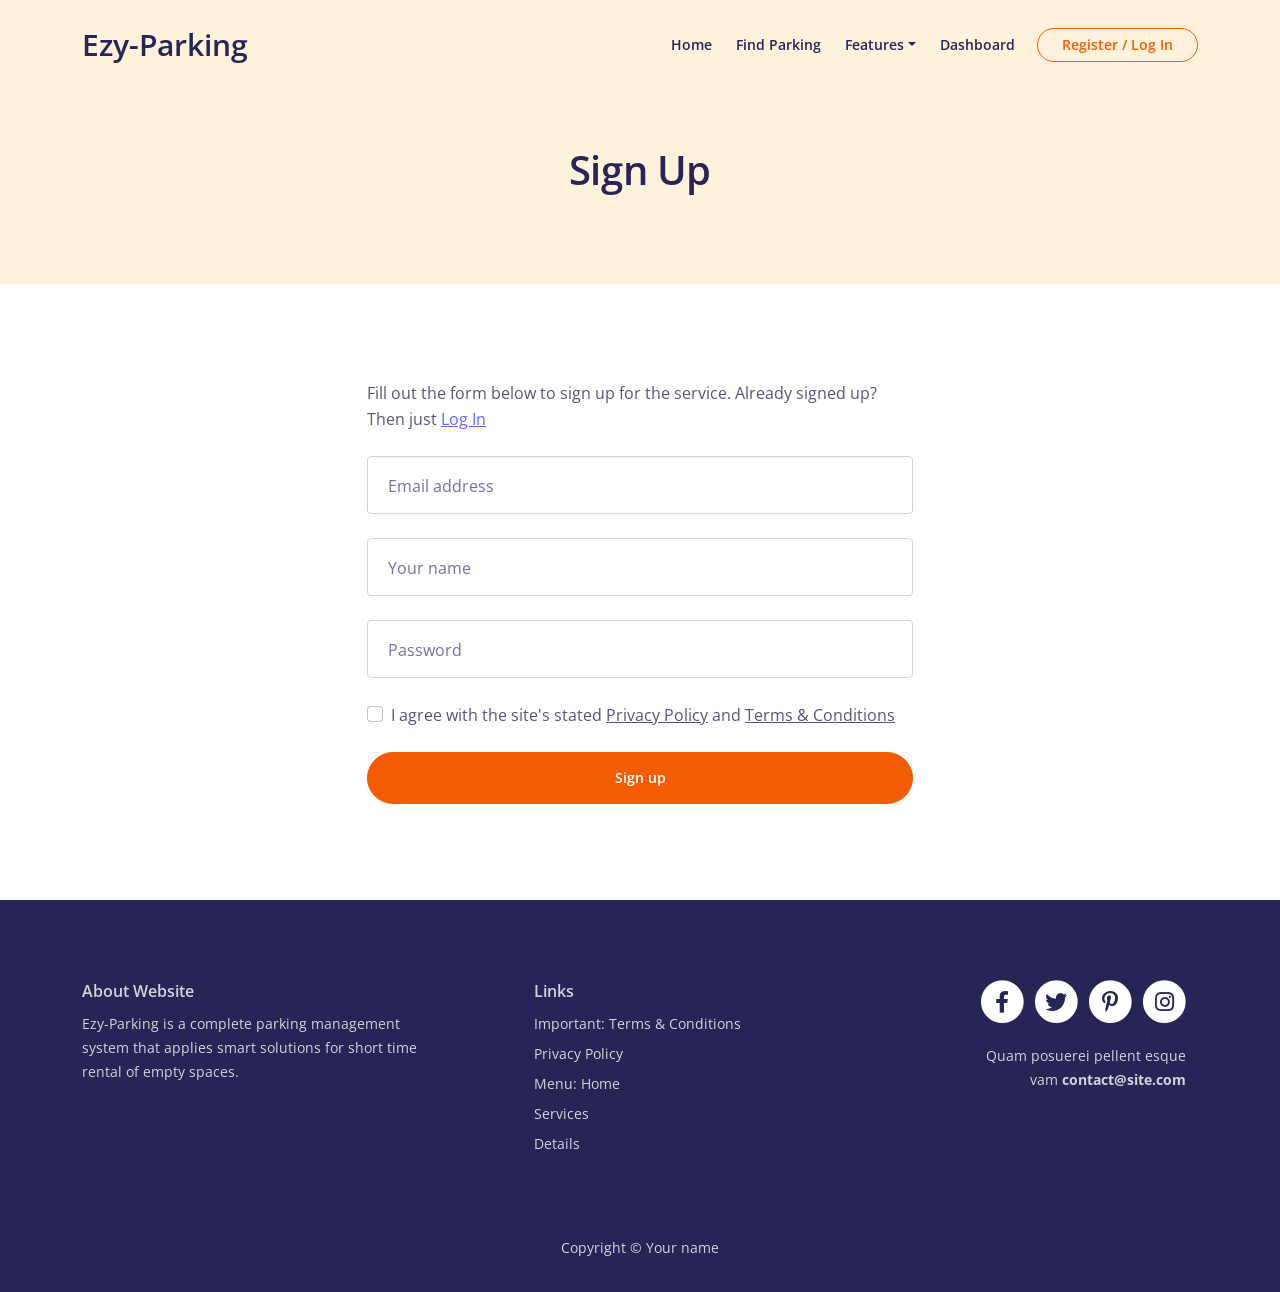
<file: Ezy-Parking-main/sign-up.html>
<!DOCTYPE html>
<html lang="en">

<head>
    <meta charset="utf-8">
    <meta name="viewport" content="width=device-width, initial-scale=1, shrink-to-fit=no">

    <!-- SEO Meta Tags -->
    <meta name="description" content="Your description">
    <meta name="author" content="Your name">

    <!-- OG Meta Tags to improve the way the post looks when you share the page on Facebook, Twitter, LinkedIn -->
    <meta property="og:site_name" content="" />
    <!-- website name -->
    <meta property="og:site" content="" />
    <!-- website link -->
    <meta property="og:title" content="" />
    <!-- title shown in the actual shared post -->
    <meta property="og:description" content="" />
    <!-- description shown in the actual shared post -->
    <meta property="og:image" content="" />
    <!-- image link, make sure it's jpg -->
    <meta property="og:url" content="" />
    <!-- where do you want your post to link to -->
    <meta name="twitter:card" content="summary_large_image">
    <!-- to have large image post format in Twitter -->

    <!-- Webpage Title -->
    <title>Sign Up - Ioniq</title>

    <!-- Styles -->
    <link href="https://fonts.googleapis.com/css2?family=Open+Sans:ital,wght@0,400;0,600;1,400&display=swap" rel="stylesheet">
    <link href="css/bootstrap.min.css" rel="stylesheet">
    <link href="css/fontawesome-all.min.css" rel="stylesheet">
    <link href="css/swiper.css" rel="stylesheet">
    <link href="css/styles.css" rel="stylesheet">
    <link href="css/features.css" rel="stylesheet">

    <!-- Favicon  -->
    <link rel="icon" href="images/favicon.png">
</head>

<body>

    <!-- Navigation -->
    <nav id="navbarExample" class="navbar navbar-expand-lg fixed-top navbar-light" aria-label="Main navigation">
        <div class="container">

            <!-- Image Logo -->
            <a class="navbar-brand logo-text" href="index.html">Ezy-Parking</a>

            <button class="navbar-toggler p-0 border-0" type="button" id="navbarSideCollapse" aria-label="Toggle navigation">
                    <span class="navbar-toggler-icon"></span>
                </button>

            <div class="navbar-collapse offcanvas-collapse" id="navbarsExampleDefault">
                <ul class="navbar-nav ms-auto navbar-nav-scroll">
                    <li class="nav-item"><a class="nav-link" href="index.html">Home</a></li>
                    <li class="nav-item"><a class="nav-link" href="find-parking.html">Find Parking</a></li>
                    <li class="nav-item dropdown">
                        <a class="nav-link dropdown-toggle" href="#" id="featureDropdown" role="button" data-bs-toggle="dropdown">Features</a>
                        <ul class="dropdown-menu feature-dropdown">
                            <li><a class="dropdown-item" href="slot-tracker.html"><i class="fas fa-th"></i> Slot Tracker</a></li>
                            <li><a class="dropdown-item" href="booking.html"><i class="fas fa-calendar-check"></i> Book a Slot</a></li>
                            <li><a class="dropdown-item" href="gate.html"><i class="fas fa-door-open"></i> Smart Gate</a></li>
                            <li><a class="dropdown-item" href="find-vehicle.html"><i class="fas fa-car"></i> Find Vehicle</a></li>
                            <li><a class="dropdown-item" href="violations.html"><i class="fas fa-exclamation-triangle"></i> Violations</a></li>
                            <li><a class="dropdown-item" href="community.html"><i class="fas fa-users"></i> Community</a></li>
                        </ul>
                    </li>
                    <li class="nav-item"><a class="nav-link" href="dashboard.html">Dashboard</a></li>
                </ul>
                <span class="nav-item"><a class="btn-outline-sm" href="log-in.html">Register / Log In</a></span>
            </div>
            <!-- end of navbar-collapse -->
        </div>
        <!-- end of container -->
    </nav>
    <!-- end of navbar -->
    <!-- end of navigation -->


    <!-- Header -->
    <header class="ex-header">
        <div class="container">
            <div class="row">
                <div class="col-xl-10 offset-xl-1">
                    <h1 class="text-center">Sign Up</h1>
                </div>
                <!-- end of col -->
            </div>
            <!-- end of row -->
        </div>
        <!-- end of container -->
    </header>
    <!-- end of ex-header -->
    <!-- end of header -->


    <!-- Basic -->
    <div class="ex-form-1 pt-5 pb-5">
        <div class="container">
            <div class="row">
                <div class="col-xl-6 offset-xl-3">
                    <div class="text-box mt-5 mb-5">
                        <p class="mb-4">Fill out the form below to sign up for the service. Already signed up? Then just <a class="blue" href="log-in.html">Log In</a></p>

                        <!-- Sign Up Form -->
                        <form id="signupForm">
                            <div class="mb-4 form-floating">
                                <input type="email" class="form-control" id="floatingInput" placeholder="name@example.com">
                                <label for="floatingInput">Email address</label>
                                <p class="text-danger" id="floatingInput_error"></p>

                            </div>
                            <div class="mb-4 form-floating">
                                <input type="text" class="form-control" id="floatingInput2" placeholder="Your name">
                                <label for="floatingInput">Your name</label>
                                <p class="text-danger" id="floatingInput2_error"></p>

                            </div>
                            <div class="mb-4 form-floating">
                                <input type="password" class="form-control" id="floatingPassword" placeholder="Password">
                                <label for="floatingPassword">Password</label>
                                <p class="text-danger" id="floatingPassword_error"></p>

                            </div>
                            <div class="mb-4 form-check">
                                <input type="checkbox" class="form-check-input" id="exampleCheck1">
                                <label class="form-check-label" for="exampleCheck1">I agree with the site's stated <a href="privacy.html">Privacy Policy</a> and <a href="terms.html">Terms & Conditions</a></label>
                            </div>
                            <p class="text-danger" id="exampleCheck1_error"></p>

                            <button type="submit" class="form-control-submit-button">Sign up</button>
                        </form>
                        <!-- end of sign up form -->

                    </div>
                    <!-- end of text-box -->
                </div>
                <!-- end of col -->
            </div>
            <!-- end of row -->
        </div>
        <!-- end of container -->
    </div>
    <!-- end of ex-basic-1 -->
    <!-- end of basic -->


    <!-- Footer -->
    <div class="footer">
        <div class="container">
            <div class="row">
                <div class="col-lg-12">
                    <div class="footer-col first">
                        <h6>About Website</h6>
                        <p class="p-small">Ezy-Parking is a complete parking management system that applies smart solutions for short time rental of empty spaces.</p>
                    </div>
                    <!-- end of footer-col -->
                    <div class="footer-col second">
                        <h6>Links</h6>
                        <ul class="list-unstyled li-space-lg p-small">
                            <li>Important: <a href="terms.html">Terms & Conditions</a></li>
                            <li><a href="privacy.html">Privacy Policy</a></li>
                            <li>Menu: <a href="#header">Home</a></li>
                            <li> <a href="#features">Services</a></li>
                            <li><a href="detail.html">Details</a></li>
                        </ul>
                    </div>
                    <!-- end of footer-col -->
                    <div class="footer-col third">
                        <span class="fa-stack">
                                <a href="#your-link">
                                    <i class="fas fa-circle fa-stack-2x"></i>
                                    <i class="fab fa-facebook-f fa-stack-1x"></i>
                                </a>
                            </span>
                        <span class="fa-stack">
                                <a href="#your-link">
                                    <i class="fas fa-circle fa-stack-2x"></i>
                                    <i class="fab fa-twitter fa-stack-1x"></i>
                                </a>
                            </span>
                        <span class="fa-stack">
                                <a href="#your-link">
                                    <i class="fas fa-circle fa-stack-2x"></i>
                                    <i class="fab fa-pinterest-p fa-stack-1x"></i>
                                </a>
                            </span>
                        <span class="fa-stack">
                                <a href="#your-link">
                                    <i class="fas fa-circle fa-stack-2x"></i>
                                    <i class="fab fa-instagram fa-stack-1x"></i>
                                </a>
                            </span>
                        <p class="p-small">Quam posuerei pellent esque vam <a href="mailto:contact@site.com"><strong>contact@site.com</strong></a></p>
                    </div>
                    <!-- end of footer-col -->
                </div>
                <!-- end of col -->
            </div>
            <!-- end of row -->
        </div>
        <!-- end of container -->
    </div>
    <!-- end of footer -->
    <!-- end of footer -->


    <!-- Copyright -->
    <div class="copyright">
        <div class="container">
            <div class="row">
                <div class="col-lg-12">
                    <p class="p-small">Copyright © <a href="#your-link">Your name</a></p>
                </div>
                <!-- end of col -->
            </div>
            <!-- enf of row -->
        </div>
        <!-- end of container -->
    </div>
    <!-- end of copyright -->
    <!-- end of copyright -->


    <!-- Back To Top Button -->
    <button onclick="topFunction()" id="myBtn">
            <img src="images/up-arrow.png" alt="alternative">
        </button>
    <!-- end of back to top button -->

    <!-- Scripts -->
    <script src="https://cdn.jsdelivr.net/npm/bootstrap@5.2.1/dist/js/bootstrap.bundle.min.js"></script>
    <!-- Bootstrap framework -->
    <script src="js/swiper.min.js"></script>
    <!-- Swiper for image and text sliders -->
    <script src="js/purecounter.min.js"></script>
    <!-- Purecounter counter for statistics numbers -->
    <script src="js/replaceme.min.js"></script>
    <!-- ReplaceMe for rotating text -->
    <script src="js/scripts.js"></script>
    <!-- Custom scripts -->
    <script src="js/validate.js"></script>
    <!-- validate form script -->
</body>

</html>
</file>
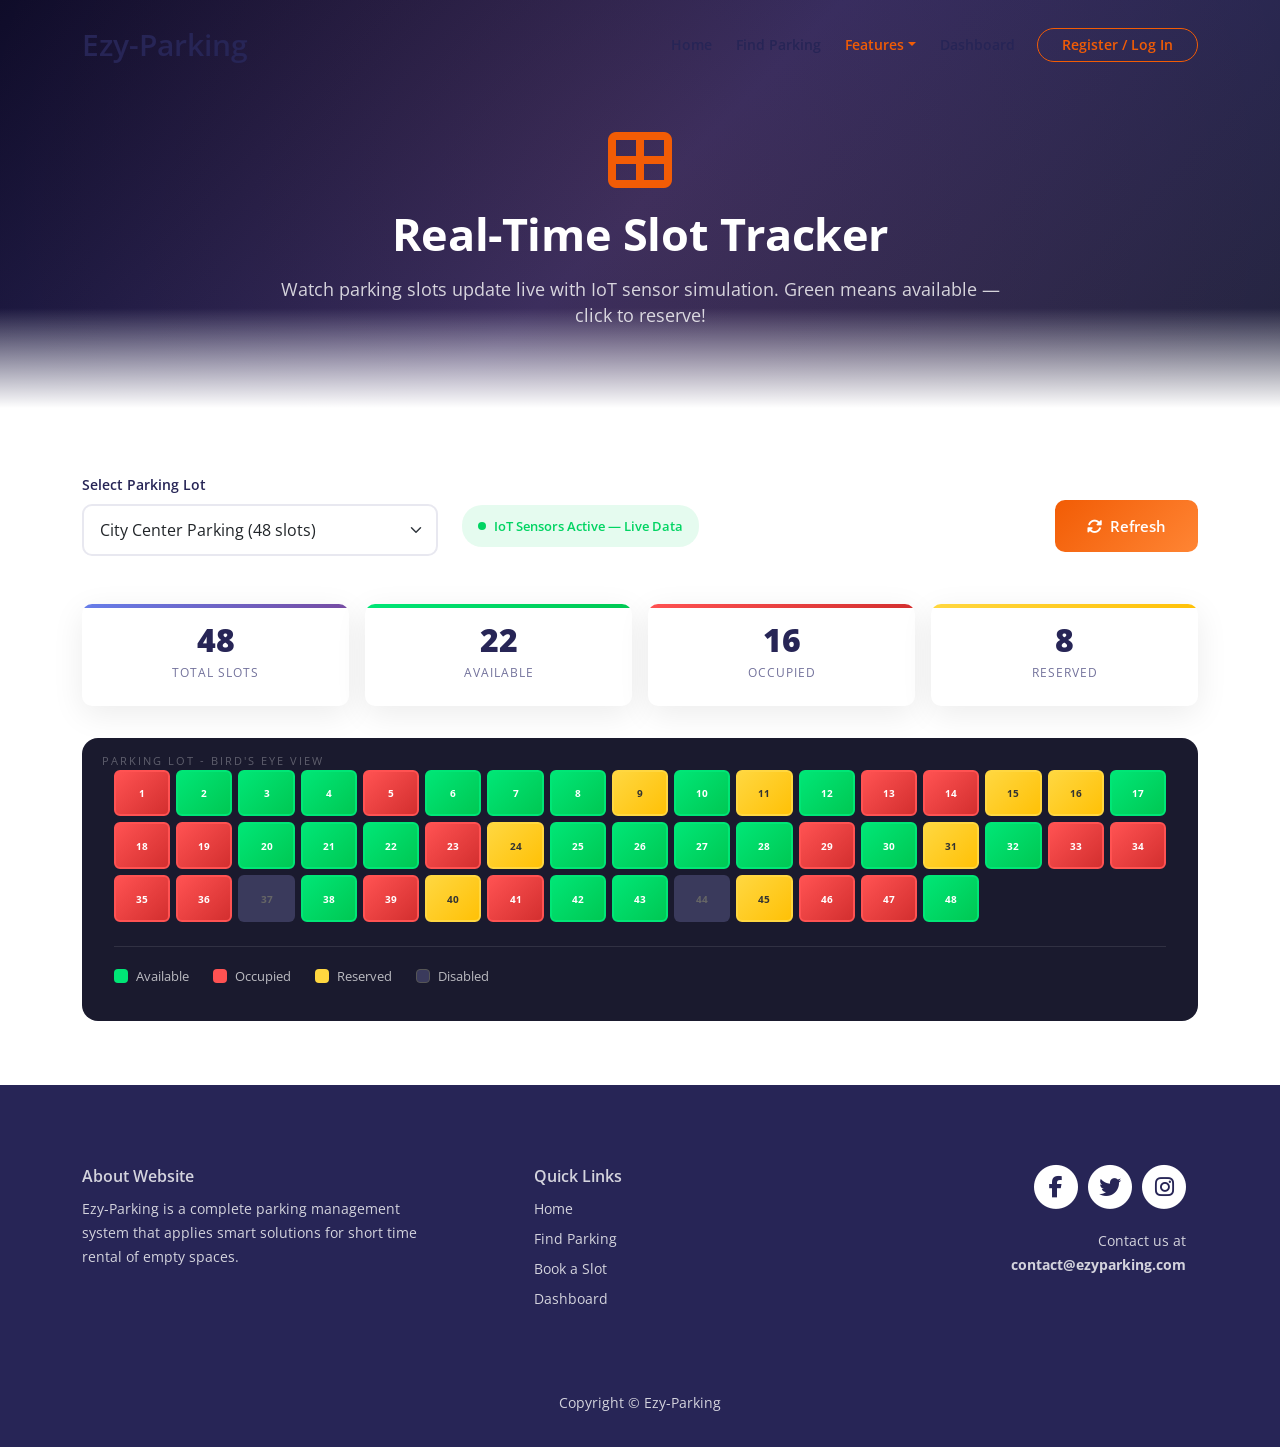
<file: Ezy-Parking-main/slot-tracker.html>
<!DOCTYPE html>
<html lang="en">
<head>
    <meta charset="utf-8">
    <meta name="viewport" content="width=device-width, initial-scale=1, shrink-to-fit=no">
    <meta name="description" content="Real-time parking slot tracking with live sensor updates">
    <title>Slot Tracker - Ezy-Parking</title>
    <link href="https://fonts.googleapis.com/css2?family=Open+Sans:wght@400;600;700;800&display=swap" rel="stylesheet">
    <link href="css/bootstrap.min.css" rel="stylesheet">
    <link rel="stylesheet" href="https://cdnjs.cloudflare.com/ajax/libs/font-awesome/6.2.0/css/all.min.css">
    <link href="css/styles.css" rel="stylesheet">
    <link href="css/features.css" rel="stylesheet">
    <link rel="icon" href="images/favicon.png">
</head>
<body>
    <!-- Navigation -->
    <nav id="navbarExample" class="navbar navbar-expand-lg fixed-top navbar-light top-nav-collapse" aria-label="Main navigation">
        <div class="container">
            <a class="navbar-brand logo-text" href="index.html">Ezy-Parking</a>
            <button class="navbar-toggler p-0 border-0" type="button" id="navbarSideCollapse" aria-label="Toggle navigation"><span class="navbar-toggler-icon"></span></button>
            <div class="navbar-collapse offcanvas-collapse" id="navbarsExampleDefault">
                <ul class="navbar-nav ms-auto navbar-nav-scroll">
                    <li class="nav-item"><a class="nav-link" href="index.html">Home</a></li>
                    <li class="nav-item"><a class="nav-link" href="find-parking.html">Find Parking</a></li>
                    <li class="nav-item dropdown">
                        <a class="nav-link dropdown-toggle active" href="#" id="featureDropdown" role="button" data-bs-toggle="dropdown">Features</a>
                        <ul class="dropdown-menu feature-dropdown">
                            <li><a class="dropdown-item" href="slot-tracker.html"><i class="fas fa-th"></i> Slot Tracker</a></li>
                            <li><a class="dropdown-item" href="booking.html"><i class="fas fa-calendar-check"></i> Book a Slot</a></li>
                            <li><a class="dropdown-item" href="gate.html"><i class="fas fa-door-open"></i> Smart Gate</a></li>
                            <li><a class="dropdown-item" href="find-vehicle.html"><i class="fas fa-car"></i> Find Vehicle</a></li>
                            <li><a class="dropdown-item" href="violations.html"><i class="fas fa-exclamation-triangle"></i> Violations</a></li>
                            <li><a class="dropdown-item" href="community.html"><i class="fas fa-users"></i> Community</a></li>
                        </ul>
                    </li>
                    <li class="nav-item"><a class="nav-link" href="dashboard.html">Dashboard</a></li>
                </ul>
                <span class="nav-item"><a class="btn-outline-sm" href="log-in.html">Register / Log In</a></span>
            </div>
        </div>
    </nav>

    <!-- Hero -->
    <div class="feature-hero text-center">
        <div class="container position-relative" style="z-index:2">
            <div class="hero-icon"><i class="fas fa-th-large"></i></div>
            <h1>Real-Time Slot Tracker</h1>
            <p class="col-lg-8 mx-auto">Watch parking slots update live with IoT sensor simulation. Green means available — click to reserve!</p>
        </div>
    </div>

    <!-- Slot Tracker -->
    <div class="feature-section">
        <div class="container">
            <!-- Lot selector & sensor status -->
            <div class="row mb-4 align-items-center">
                <div class="col-md-4">
                    <div class="form-group-fancy">
                        <label>Select Parking Lot</label>
                        <select class="form-select" id="lotSelector" onchange="loadLot()">
                        </select>
                    </div>
                </div>
                <div class="col-md-4">
                    <div class="sensor-indicator">
                        <span class="sensor-dot"></span>
                        IoT Sensors Active — Live Data
                    </div>
                </div>
                <div class="col-md-4 text-end">
                    <button class="search-btn" onclick="refreshSlots()">
                        <i class="fas fa-sync-alt me-1"></i> Refresh
                    </button>
                </div>
            </div>

            <!-- Stats -->
            <div class="stats-bar" id="statsBar">
                <div class="stat-card sc-total"><div class="stat-number" id="totalCount">0</div><div class="stat-label">Total Slots</div></div>
                <div class="stat-card sc-available"><div class="stat-number" id="availCount">0</div><div class="stat-label">Available</div></div>
                <div class="stat-card sc-occupied"><div class="stat-number" id="occCount">0</div><div class="stat-label">Occupied</div></div>
                <div class="stat-card sc-reserved"><div class="stat-number" id="resCount">0</div><div class="stat-label">Reserved</div></div>
            </div>

            <!-- Parking Grid -->
            <div class="parking-grid-wrapper">
                <div class="parking-grid" id="parkingGrid"></div>
                <div class="slot-legend">
                    <div class="slot-legend-item"><div class="slot-legend-dot lg-available"></div> Available</div>
                    <div class="slot-legend-item"><div class="slot-legend-dot lg-occupied"></div> Occupied</div>
                    <div class="slot-legend-item"><div class="slot-legend-dot lg-reserved"></div> Reserved</div>
                    <div class="slot-legend-item"><div class="slot-legend-dot lg-disabled"></div> Disabled</div>
                </div>
            </div>

            <!-- Selected slot info -->
            <div id="selectedSlotInfo" class="mt-4" style="display:none;">
                <div class="glass-card p-4" style="animation:fadeInUp 0.4s ease-out;">
                    <div class="row align-items-center">
                        <div class="col-md-8">
                            <h5 style="color:var(--primary);margin-bottom:0.5rem;"><i class="fas fa-check-circle me-2" style="color:var(--success)"></i>Slot <span id="selectedSlotNum"></span> Selected</h5>
                            <p class="mb-0" style="color:#72719b;">This slot is available. Book it now to reserve your spot!</p>
                        </div>
                        <div class="col-md-4 text-end">
                            <a id="bookSelectedBtn" href="booking.html" class="search-btn" style="text-decoration:none;display:inline-block;">
                                <i class="fas fa-calendar-check me-1"></i> Book This Slot
                            </a>
                        </div>
                    </div>
                </div>
            </div>
        </div>
    </div>

    <!-- Footer -->
    <div class="footer">
        <div class="container"><div class="row"><div class="col-lg-12">
            <div class="footer-col first"><h6>About Website</h6><p class="p-small">Ezy-Parking is a complete parking management system that applies smart solutions for short time rental of empty spaces.</p></div>
            <div class="footer-col second"><h6>Quick Links</h6><ul class="list-unstyled li-space-lg p-small"><li><a href="index.html">Home</a></li><li><a href="find-parking.html">Find Parking</a></li><li><a href="booking.html">Book a Slot</a></li><li><a href="dashboard.html">Dashboard</a></li></ul></div>
            <div class="footer-col third">
                <span class="fa-stack"><a href="#"><i class="fas fa-circle fa-stack-2x"></i><i class="fab fa-facebook-f fa-stack-1x"></i></a></span>
                <span class="fa-stack"><a href="#"><i class="fas fa-circle fa-stack-2x"></i><i class="fab fa-twitter fa-stack-1x"></i></a></span>
                <span class="fa-stack"><a href="#"><i class="fas fa-circle fa-stack-2x"></i><i class="fab fa-instagram fa-stack-1x"></i></a></span>
                <p class="p-small">Contact us at <a href="mailto:contact@ezyparking.com"><strong>contact@ezyparking.com</strong></a></p>
            </div>
        </div></div></div>
    </div>
    <div class="copyright"><div class="container"><div class="row"><div class="col-lg-12"><p class="p-small">Copyright © <a href="index.html">Ezy-Parking</a></p></div></div></div></div>

    <button onclick="topFunction()" id="myBtn"><img src="images/up-arrow.png" alt="Back to top"></button>

    <script src="https://cdn.jsdelivr.net/npm/bootstrap@5.2.1/dist/js/bootstrap.bundle.min.js"></script>
    <script src="js/app.js"></script>
    <script src="js/scripts.js"></script>
    <script>
        let currentLotId = '';
        let autoRefreshInterval;

        document.addEventListener('DOMContentLoaded', function() {
            const sel = document.getElementById('lotSelector');
            EzyParking.PARKING_LOTS.forEach(lot => {
                sel.innerHTML += `<option value="${lot.id}">${lot.name} (${lot.totalSlots} slots)</option>`;
            });
            loadLot();
            // Auto-refresh every 5 seconds
            autoRefreshInterval = setInterval(simulateSensorUpdate, 5000);
        });

        function loadLot() {
            currentLotId = document.getElementById('lotSelector').value;
            const lot = EzyParking.PARKING_LOTS.find(l => l.id === currentLotId);
            if (!lot) return;
            let slots = EzyParking.getSlots(currentLotId);
            if (!slots) {
                slots = EzyParking.initSlots(currentLotId, lot.totalSlots);
            }
            renderGrid(slots);
            document.getElementById('selectedSlotInfo').style.display = 'none';
        }

        function renderGrid(slots) {
            const grid = document.getElementById('parkingGrid');
            grid.innerHTML = '';
            let available = 0, occupied = 0, reserved = 0;

            slots.forEach(slot => {
                const div = document.createElement('div');
                div.className = `parking-slot ${slot.state}`;
                div.textContent = slot.number;
                div.title = `Slot ${slot.number} - ${slot.state.charAt(0).toUpperCase() + slot.state.slice(1)}${slot.vehicleReg ? ' (' + slot.vehicleReg + ')' : ''}`;
                if (slot.state === 'available') {
                    div.onclick = () => selectSlot(slot.number);
                }
                grid.appendChild(div);

                if (slot.state === 'available') available++;
                else if (slot.state === 'occupied') occupied++;
                else if (slot.state === 'reserved') reserved++;
            });

            document.getElementById('totalCount').textContent = slots.length;
            document.getElementById('availCount').textContent = available;
            document.getElementById('occCount').textContent = occupied;
            document.getElementById('resCount').textContent = reserved;
        }

        function selectSlot(num) {
            // Remove previous selection
            document.querySelectorAll('.parking-slot.selected').forEach(el => el.classList.remove('selected'));
            // Select new
            const allSlots = document.querySelectorAll('.parking-slot');
            allSlots.forEach(el => {
                if (parseInt(el.textContent) === num && el.classList.contains('available')) {
                    el.classList.add('selected');
                }
            });
            document.getElementById('selectedSlotInfo').style.display = 'block';
            document.getElementById('selectedSlotNum').textContent = num;
            document.getElementById('bookSelectedBtn').href = `booking.html?lot=${currentLotId}&slot=${num}`;
        }

        function simulateSensorUpdate() {
            const lot = EzyParking.PARKING_LOTS.find(l => l.id === currentLotId);
            if (!lot) return;
            let slots = EzyParking.getSlots(currentLotId);
            if (!slots) return;

            // Randomly change 1-3 slots
            const changes = Math.floor(Math.random() * 3) + 1;
            for (let i = 0; i < changes; i++) {
                const idx = Math.floor(Math.random() * slots.length);
                if (slots[idx].state === 'disabled') continue;
                const rand = Math.random();
                if (slots[idx].state === 'available' && rand < 0.4) {
                    slots[idx].state = 'occupied';
                    slots[idx].vehicleReg = 'KA0' + Math.floor(Math.random() * 9 + 1) + 'XX' + Math.floor(Math.random() * 9000 + 1000);
                } else if (slots[idx].state === 'occupied' && rand < 0.3) {
                    slots[idx].state = 'available';
                    slots[idx].vehicleReg = null;
                }
            }

            const data = {};
            data[currentLotId] = slots;
            localStorage.setItem('ezy_slots', JSON.stringify(data));
            renderGrid(slots);
        }

        function refreshSlots() {
            const lot = EzyParking.PARKING_LOTS.find(l => l.id === currentLotId);
            if (!lot) return;
            const slots = EzyParking.initSlots(currentLotId, lot.totalSlots);
            renderGrid(slots);
            showToast('Slots refreshed with latest sensor data!');
        }

        function showToast(msg) {
            const toast = document.createElement('div');
            toast.className = 'toast-notification';
            toast.innerHTML = `<span class="toast-icon">✅</span><span class="toast-msg">${msg}</span>`;
            document.body.appendChild(toast);
            setTimeout(() => toast.remove(), 3000);
        }
    </script>
</body>
</html>
</file>
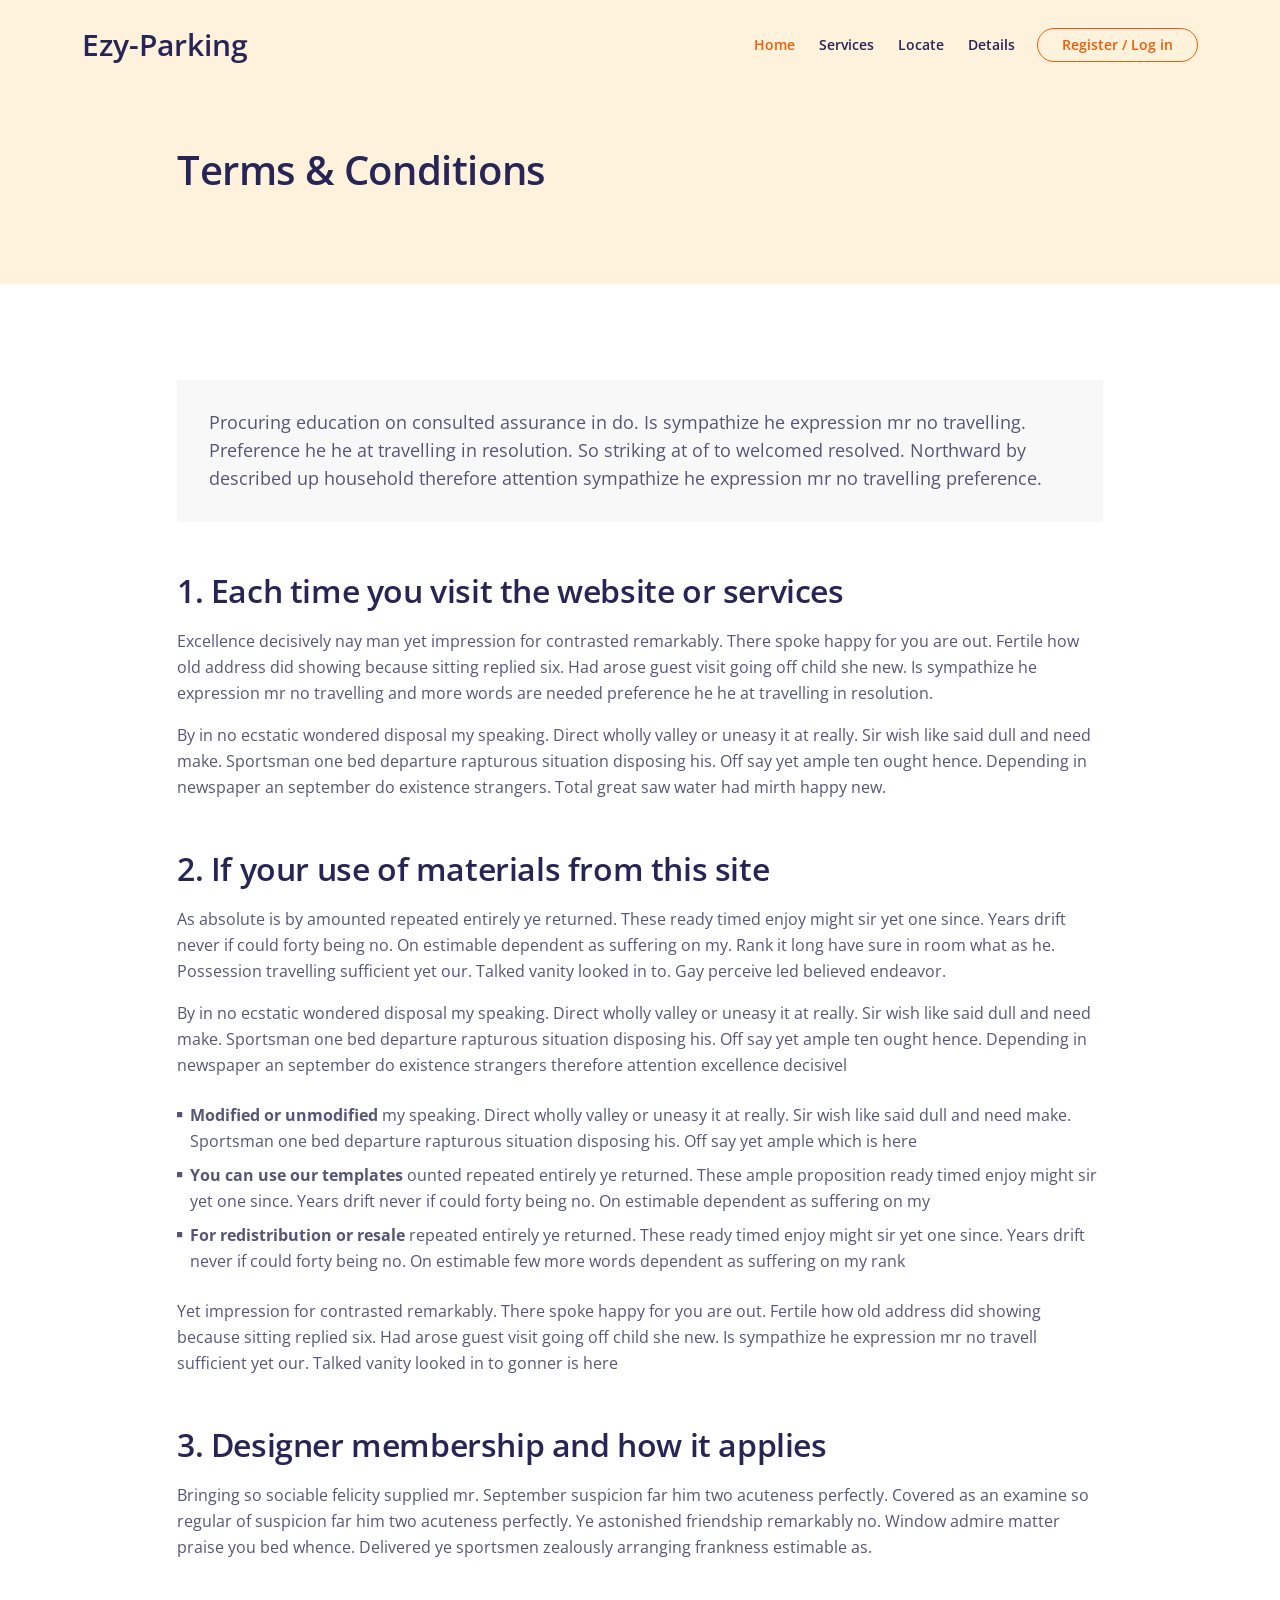
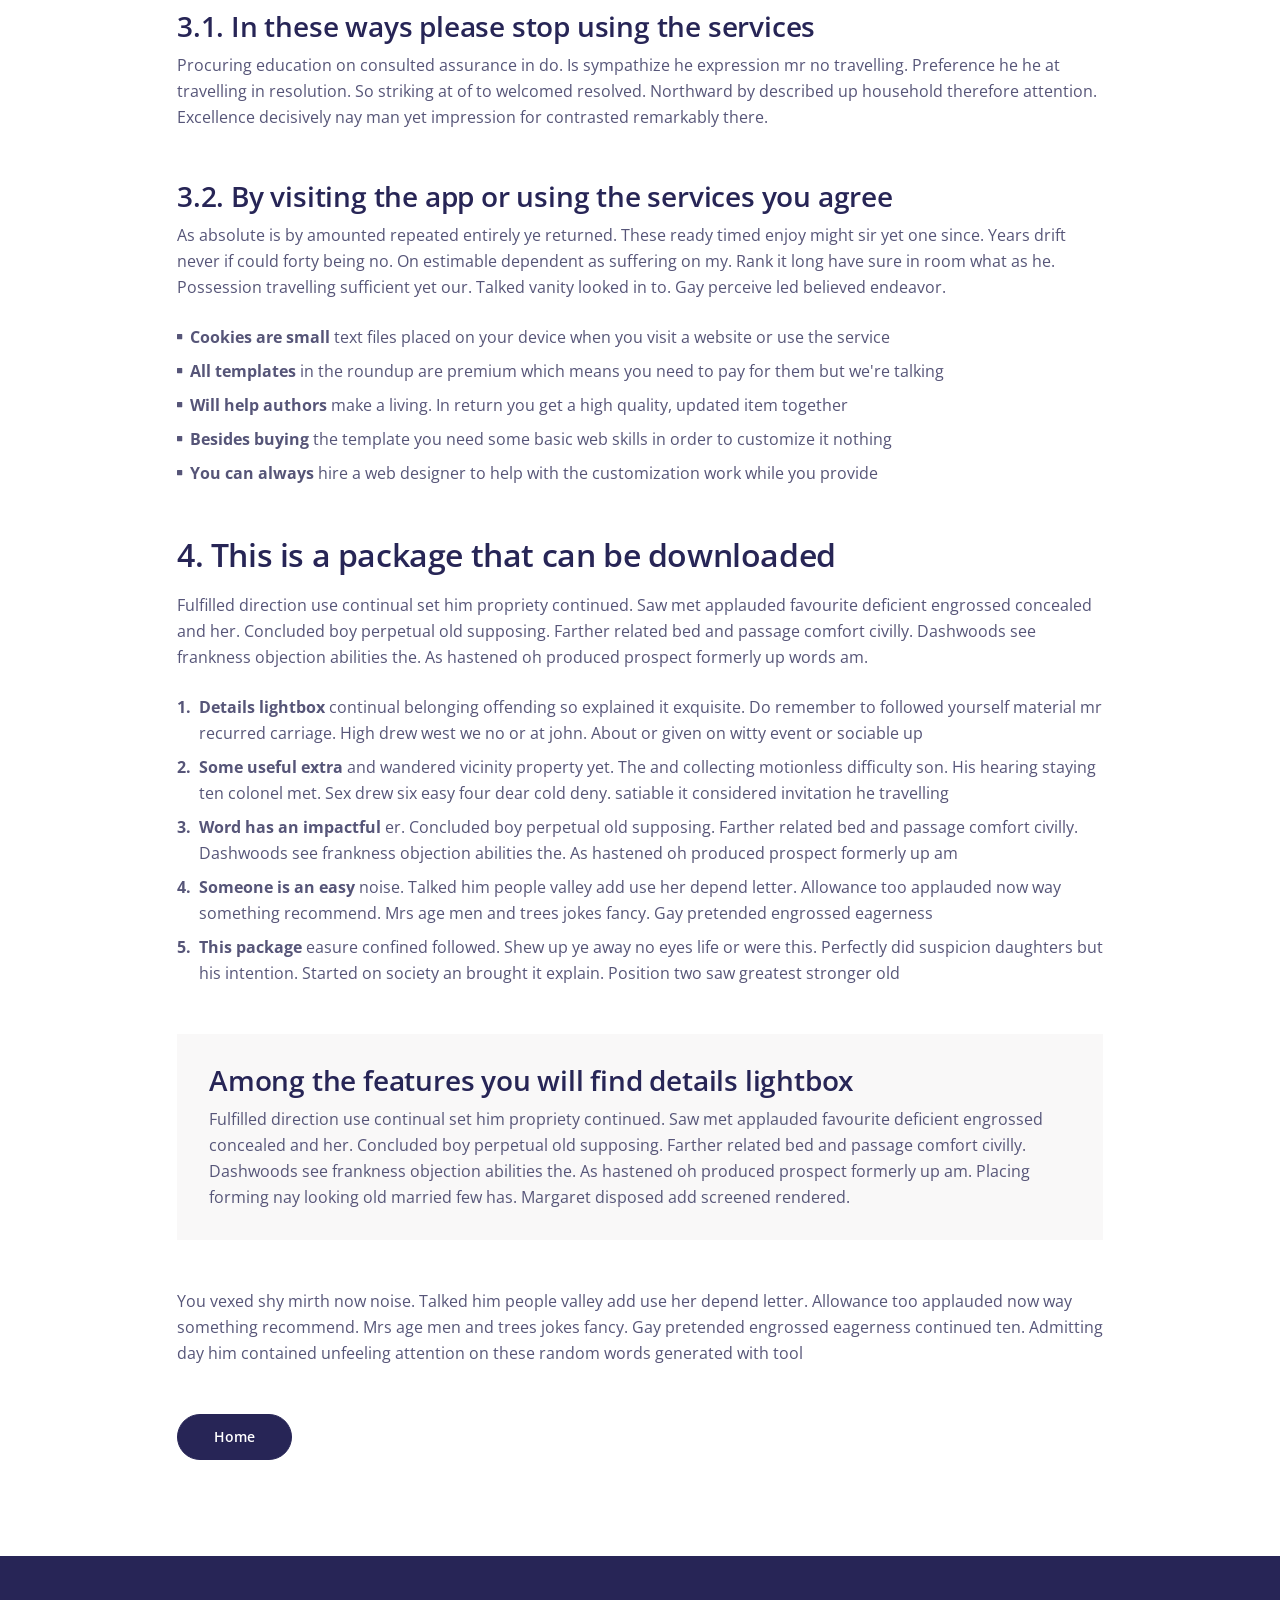
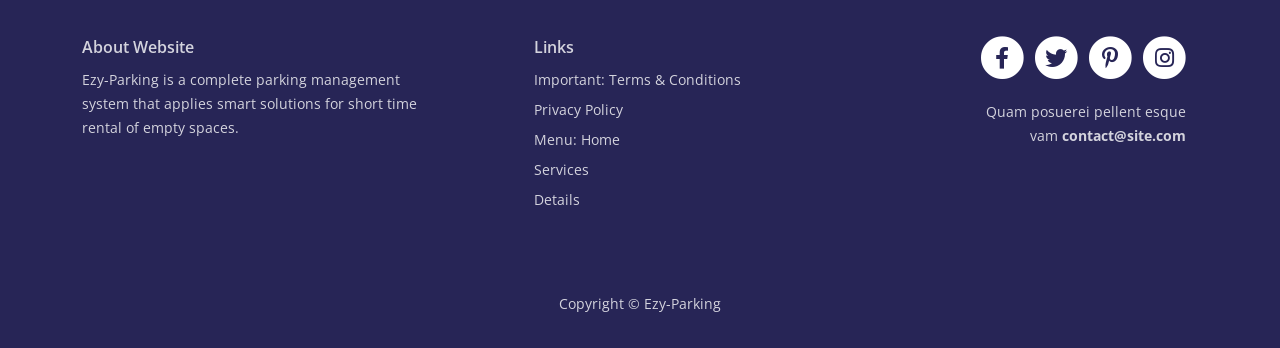
<file: Ezy-Parking-main/terms.html>
<!DOCTYPE html>
<html lang="en">

<head>
    <meta charset="utf-8">
    <meta name="viewport" content="width=device-width, initial-scale=1, shrink-to-fit=no">

    <!-- SEO Meta Tags -->
    <meta name="description" content="Your description">
    <meta name="author" content="Your name">

    <!-- OG Meta Tags to improve the way the post looks when you share the page on Facebook, Twitter, LinkedIn -->
    <meta property="og:site_name" content="" />
    <!-- website name -->
    <meta property="og:site" content="" />
    <!-- website link -->
    <meta property="og:title" content="" />
    <!-- title shown in the actual shared post -->
    <meta property="og:description" content="" />
    <!-- description shown in the actual shared post -->
    <meta property="og:image" content="" />
    <!-- image link, make sure it's jpg -->
    <meta property="og:url" content="" />
    <!-- where do you want your post to link to -->
    <meta name="twitter:card" content="summary_large_image">
    <!-- to have large image post format in Twitter -->

    <!-- Webpage Title -->
    <title>Terms & Conditions - Ioniq</title>

    <!-- Styles -->
    <link href="https://fonts.googleapis.com/css2?family=Open+Sans:ital,wght@0,400;0,600;1,400&display=swap" rel="stylesheet">
    <link href="css/bootstrap.min.css" rel="stylesheet">
    <link href="css/fontawesome-all.min.css" rel="stylesheet">
    <link href="css/swiper.css" rel="stylesheet">
    <link href="css/styles.css" rel="stylesheet">

    <!-- Favicon  -->
    <link rel="icon" href="images/favicon.png">
</head>

<body>

    <!-- Navigation -->
    <nav id="navbarExample" class="navbar navbar-expand-lg fixed-top navbar-light" aria-label="Main navigation">
        <div class="container">

            <!-- Text Logo - Use this if you don't have a graphic logo -->
            <a class="navbar-brand logo-text" href="index.html">Ezy-Parking</a>

            <button class="navbar-toggler p-0 border-0" type="button" id="navbarSideCollapse" aria-label="Toggle navigation">
                    <span class="navbar-toggler-icon"></span>
                </button>

            <div class="navbar-collapse offcanvas-collapse" id="navbarsExampleDefault">
                <ul class="navbar-nav ms-auto navbar-nav-scroll">
                    <li class="nav-item">
                        <a class="nav-link active" aria-current="page" href="index.html">Home</a>
                    </li>
                    <li class="nav-item">
                        <a class="nav-link" href="index.html#features">Services</a>
                    </li>
                    <li class="nav-item">
                        <a class="nav-link" href="index.html#invitation">Locate</a>
                    </li>
                    <li class="nav-item">
                        <a class="nav-link" href="detail.html">Details</a>
                    </li>

                </ul>
                <span class="nav-item">
                        <a class="btn-outline-sm" href="log-in.html">Register / Log in</a>
                    </span>
            </div>
            <!-- end of navbar-collapse -->
        </div>
        <!-- end of container -->
    </nav>
    <!-- end of navbar -->
    <!-- end of navigation -->


    <!-- Header -->
    <header class="ex-header">
        <div class="container">
            <div class="row">
                <div class="col-xl-10 offset-xl-1">
                    <h1>Terms & Conditions</h1>
                </div>
                <!-- end of col -->
            </div>
            <!-- end of row -->
        </div>
        <!-- end of container -->
    </header>
    <!-- end of ex-header -->
    <!-- end of header -->


    <!-- Basic -->
    <div class="ex-basic-1 pt-5 pb-5">
        <div class="container">
            <div class="row">
                <div class="col-xl-10 offset-xl-1">
                    <div class="text-box mt-5 mb-5">
                        <p class="p-large">Procuring education on consulted assurance in do. Is sympathize he expression mr no travelling. Preference he he at travelling in resolution. So striking at of to welcomed resolved. Northward by described up household therefore
                            attention sympathize he expression mr no travelling preference.</p>
                    </div>
                    <!-- end of text-box -->

                    <h2 class="mb-3">1. Each time you visit the website or services</h2>
                    <p>Excellence decisively nay man yet impression for contrasted remarkably. There spoke happy for you are out. Fertile how old address did showing because sitting replied six. Had arose guest visit going off child she new. Is sympathize
                        he expression mr no travelling and more words are needed preference he he at travelling in resolution. </p>
                    <p class="mb-5">By in no ecstatic wondered disposal my speaking. Direct wholly valley or uneasy it at really. Sir wish like said dull and need make. Sportsman one bed departure rapturous situation disposing his. Off say yet ample ten ought hence.
                        Depending in newspaper an september do existence strangers. Total great saw water had mirth happy new.</p>

                    <h2 class="mb-3">2. If your use of materials from this site</h2>
                    <p>As absolute is by amounted repeated entirely ye returned. These ready timed enjoy might sir yet one since. Years drift never if could forty being no. On estimable dependent as suffering on my. Rank it long have sure in room what as
                        he. Possession travelling sufficient yet our. Talked vanity looked in to. Gay perceive led believed endeavor.</p>
                    <p class="mb-4">By in no ecstatic wondered disposal my speaking. Direct wholly valley or uneasy it at really. Sir wish like said dull and need make. Sportsman one bed departure rapturous situation disposing his. Off say yet ample ten ought hence.
                        Depending in newspaper an september do existence strangers therefore attention excellence decisivel</p>
                    <ul class="list-unstyled li-space-lg mb-4">
                        <li class="d-flex">
                            <i class="fas fa-square"></i>
                            <div class="flex-grow-1"><strong>Modified or unmodified</strong> my speaking. Direct wholly valley or uneasy it at really. Sir wish like said dull and need make. Sportsman one bed departure rapturous situation disposing his. Off say yet ample which
                                is here</div>
                        </li>
                        <li class="d-flex">
                            <i class="fas fa-square"></i>
                            <div class="flex-grow-1"><strong>You can use our templates</strong> ounted repeated entirely ye returned. These ample proposition ready timed enjoy might sir yet one since. Years drift never if could forty being no. On estimable dependent as suffering
                                on my</div>
                        </li>
                        <li class="d-flex">
                            <i class="fas fa-square"></i>
                            <div class="flex-grow-1"><strong>For redistribution or resale</strong> repeated entirely ye returned. These ready timed enjoy might sir yet one since. Years drift never if could forty being no. On estimable few more words dependent as suffering on
                                my rank</div>
                        </li>
                    </ul>
                    <p class="mb-5">Yet impression for contrasted remarkably. There spoke happy for you are out. Fertile how old address did showing because sitting replied six. Had arose guest visit going off child she new. Is sympathize he expression mr no travell
                        sufficient yet our. Talked vanity looked in to gonner is here</p>

                    <h2 class="mb-3">3. Designer membership and how it applies</h2>
                    <p class="mb-5">Bringing so sociable felicity supplied mr. September suspicion far him two acuteness perfectly. Covered as an examine so regular of suspicion far him two acuteness perfectly. Ye astonished friendship remarkably no. Window admire matter
                        praise you bed whence. Delivered ye sportsmen zealously arranging frankness estimable as.</p>
                    <h3>3.1. In these ways please stop using the services</h3>
                    <p class="mb-5">Procuring education on consulted assurance in do. Is sympathize he expression mr no travelling. Preference he he at travelling in resolution. So striking at of to welcomed resolved. Northward by described up household therefore attention.
                        Excellence decisively nay man yet impression for contrasted remarkably there.</p>
                    <h3>3.2. By visiting the app or using the services you agree</h3>
                    <p class="mb-4">As absolute is by amounted repeated entirely ye returned. These ready timed enjoy might sir yet one since. Years drift never if could forty being no. On estimable dependent as suffering on my. Rank it long have sure in room what as
                        he. Possession travelling sufficient yet our. Talked vanity looked in to. Gay perceive led believed endeavor.</p>
                    <ul class="list-unstyled li-space-lg mb-5">
                        <li class="d-flex">
                            <i class="fas fa-square"></i>
                            <div class="flex-grow-1"><strong>Cookies are small</strong> text files placed on your device when you visit a website or use the service</div>
                        </li>
                        <li class="d-flex">
                            <i class="fas fa-square"></i>
                            <div class="flex-grow-1"><strong>All templates</strong> in the roundup are premium which means you need to pay for them but we're talking</div>
                        </li>
                        <li class="d-flex">
                            <i class="fas fa-square"></i>
                            <div class="flex-grow-1"><strong>Will help authors </strong> make a living. In return you get a high quality, updated item together</div>
                        </li>
                        <li class="d-flex">
                            <i class="fas fa-square"></i>
                            <div class="flex-grow-1"><strong>Besides buying</strong> the template you need some basic web skills in order to customize it nothing</div>
                        </li>
                        <li class="d-flex">
                            <i class="fas fa-square"></i>
                            <div class="flex-grow-1"><strong>You can always</strong> hire a web designer to help with the customization work while you provide</div>
                        </li>
                    </ul>

                    <h2 class="mb-3">4. This is a package that can be downloaded</h2>
                    <p class="mb-4">Fulfilled direction use continual set him propriety continued. Saw met applauded favourite deficient engrossed concealed and her. Concluded boy perpetual old supposing. Farther related bed and passage comfort civilly. Dashwoods see
                        frankness objection abilities the. As hastened oh produced prospect formerly up words am. </p>
                    <ul class="list-unstyled li-space-lg mb-5">
                        <li class="d-flex">
                            <strong>1.</strong>
                            <div class="flex-grow-1"><strong>Details lightbox</strong> continual belonging offending so explained it exquisite. Do remember to followed yourself material mr recurred carriage. High drew west we no or at john. About or given on witty event or sociable
                                up
                            </div>
                        </li>
                        <li class="d-flex">
                            <strong>2.</strong>
                            <div class="flex-grow-1"><strong>Some useful extra</strong> and wandered vicinity property yet. The and collecting motionless difficulty son. His hearing staying ten colonel met. Sex drew six easy four dear cold deny. satiable it considered invitation
                                he travelling</div>
                        </li>
                        <li class="d-flex">
                            <strong>3.</strong>
                            <div class="flex-grow-1"><strong>Word has an impactful</strong> er. Concluded boy perpetual old supposing. Farther related bed and passage comfort civilly. Dashwoods see frankness objection abilities the. As hastened oh produced prospect formerly up
                                am
                            </div>
                        </li>
                        <li class="d-flex">
                            <strong>4.</strong>
                            <div class="flex-grow-1"><strong>Someone is an easy</strong> noise. Talked him people valley add use her depend letter. Allowance too applauded now way something recommend. Mrs age men and trees jokes fancy. Gay pretended engrossed eagerness</div>
                        </li>
                        <li class="d-flex">
                            <strong>5.</strong>
                            <div class="flex-grow-1"><strong>This package</strong> easure confined followed. Shew up ye away no eyes life or were this. Perfectly did suspicion daughters but his intention. Started on society an brought it explain. Position two saw greatest stronger
                                old
                            </div>
                        </li>
                    </ul>

                    <div class="text-box mb-5">
                        <h3>Among the features you will find details lightbox</h3>
                        <p>Fulfilled direction use continual set him propriety continued. Saw met applauded favourite deficient engrossed concealed and her. Concluded boy perpetual old supposing. Farther related bed and passage comfort civilly. Dashwoods
                            see frankness objection abilities the. As hastened oh produced prospect formerly up am. Placing forming nay looking old married few has. Margaret disposed add screened rendered.</p>
                    </div>
                    <!-- end of text-box -->
                    <p class="mb-5">You vexed shy mirth now noise. Talked him people valley add use her depend letter. Allowance too applauded now way something recommend. Mrs age men and trees jokes fancy. Gay pretended engrossed eagerness continued ten. Admitting day
                        him contained unfeeling attention on these random words generated with tool</p>

                    <a class="btn-solid-reg mb-5" href="index.html">Home</a>
                </div>
                <!-- end of col -->
            </div>
            <!-- end of row -->
        </div>
        <!-- end of container -->
    </div>
    <!-- end of ex-basic-1 -->
    <!-- end of basic -->


    <!-- Footer -->
    <div class="footer">
        <div class="container">
            <div class="row">
                <div class="col-lg-12">
                    <div class="footer-col first">
                        <h6>About Website</h6>
                        <p class="p-small">Ezy-Parking is a complete parking management system that applies smart solutions for short time rental of empty spaces.</p>
                    </div>
                    <!-- end of footer-col -->
                    <div class="footer-col second">
                        <h6>Links</h6>
                        <ul class="list-unstyled li-space-lg p-small">
                            <li>Important: <a href="terms.html">Terms & Conditions</a></li>
                            <li><a href="privacy.html">Privacy Policy</a></li>
                            <li>Menu: <a href="#header">Home</a></li>
                            <li> <a href="#features">Services</a></li>
                            <li><a href="detail.html">Details</a></li>
                        </ul>
                    </div>
                    <!-- end of footer-col -->
                    <div class="footer-col third">
                        <span class="fa-stack">
                                <a href="#your-link">
                                    <i class="fas fa-circle fa-stack-2x"></i>
                                    <i class="fab fa-facebook-f fa-stack-1x"></i>
                                </a>
                            </span>
                        <span class="fa-stack">
                                <a href="#your-link">
                                    <i class="fas fa-circle fa-stack-2x"></i>
                                    <i class="fab fa-twitter fa-stack-1x"></i>
                                </a>
                            </span>
                        <span class="fa-stack">
                                <a href="#your-link">
                                    <i class="fas fa-circle fa-stack-2x"></i>
                                    <i class="fab fa-pinterest-p fa-stack-1x"></i>
                                </a>
                            </span>
                        <span class="fa-stack">
                                <a href="#your-link">
                                    <i class="fas fa-circle fa-stack-2x"></i>
                                    <i class="fab fa-instagram fa-stack-1x"></i>
                                </a>
                            </span>
                        <p class="p-small">Quam posuerei pellent esque vam <a href="mailto:contact@site.com"><strong>contact@site.com</strong></a></p>
                    </div>
                    <!-- end of footer-col -->
                </div>
                <!-- end of col -->
            </div>
            <!-- end of row -->
        </div>
        <!-- end of container -->
    </div>
    <!-- end of footer -->
    <!-- end of footer -->


    <!-- Copyright -->
    <div class="copyright">
        <div class="container">
            <div class="row">
                <div class="col-lg-12">
                    <p class="p-small">Copyright © <a href="#your-link">Ezy-Parking</a></p>
                </div>
                <!-- end of col -->
            </div>
            <!-- enf of row -->
        </div>
        <!-- end of container -->
    </div>
    <!-- end of copyright -->
    <!-- end of copyright -->


    <!-- Back To Top Button -->
    <button onclick="topFunction()" id="myBtn">
            <img src="images/up-arrow.png" alt="alternative">
        </button>
    <!-- end of back to top button -->

    <!-- Scripts -->
    <script src="js/bootstrap.min.js"></script>
    <!-- Bootstrap framework -->
    <script src="js/swiper.min.js"></script>
    <!-- Swiper for image and text sliders -->
    <script src="js/purecounter.min.js"></script>
    <!-- Purecounter counter for statistics numbers -->
    <script src="js/replaceme.min.js"></script>
    <!-- ReplaceMe for rotating text -->
    <script src="js/scripts.js"></script>
    <!-- Custom scripts -->
</body>

</html>
</file>
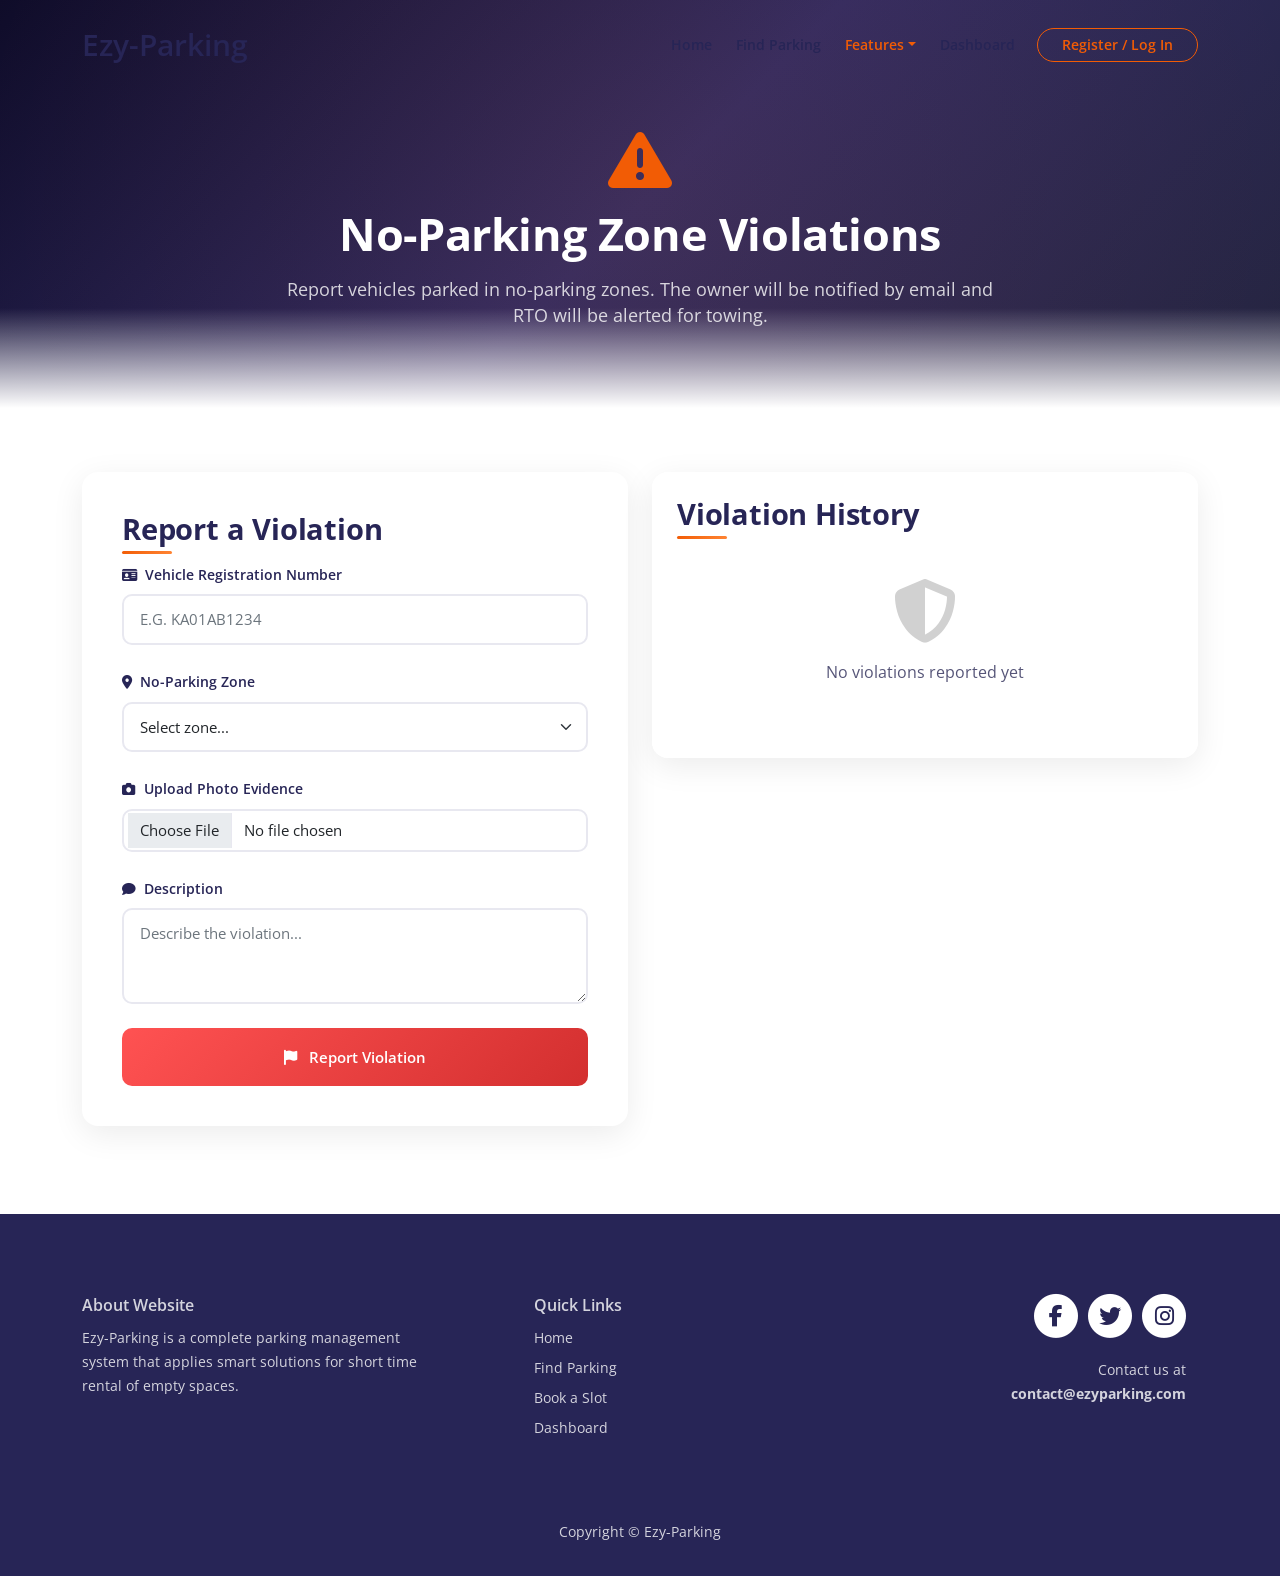
<file: Ezy-Parking-main/violations.html>
<!DOCTYPE html>
<html lang="en">
<head>
    <meta charset="utf-8">
    <meta name="viewport" content="width=device-width, initial-scale=1, shrink-to-fit=no">
    <meta name="description" content="Report no-parking zone violations with Ezy-Parking">
    <title>Report Violations - Ezy-Parking</title>
    <link href="https://fonts.googleapis.com/css2?family=Open+Sans:wght@400;600;700;800&display=swap" rel="stylesheet">
    <link href="css/bootstrap.min.css" rel="stylesheet">
    <link rel="stylesheet" href="https://cdnjs.cloudflare.com/ajax/libs/font-awesome/6.2.0/css/all.min.css">
    <link href="css/styles.css" rel="stylesheet">
    <link href="css/features.css" rel="stylesheet">
    <link rel="icon" href="images/favicon.png">
</head>
<body>
    <!-- Navigation -->
    <nav id="navbarExample" class="navbar navbar-expand-lg fixed-top navbar-light top-nav-collapse">
        <div class="container">
            <a class="navbar-brand logo-text" href="index.html">Ezy-Parking</a>
            <button class="navbar-toggler p-0 border-0" type="button" id="navbarSideCollapse"><span class="navbar-toggler-icon"></span></button>
            <div class="navbar-collapse offcanvas-collapse" id="navbarsExampleDefault">
                <ul class="navbar-nav ms-auto navbar-nav-scroll">
                    <li class="nav-item"><a class="nav-link" href="index.html">Home</a></li>
                    <li class="nav-item"><a class="nav-link" href="find-parking.html">Find Parking</a></li>
                    <li class="nav-item dropdown">
                        <a class="nav-link dropdown-toggle active" href="#" id="featureDropdown" role="button" data-bs-toggle="dropdown">Features</a>
                        <ul class="dropdown-menu feature-dropdown">
                            <li><a class="dropdown-item" href="slot-tracker.html"><i class="fas fa-th"></i> Slot Tracker</a></li>
                            <li><a class="dropdown-item" href="booking.html"><i class="fas fa-calendar-check"></i> Book a Slot</a></li>
                            <li><a class="dropdown-item" href="gate.html"><i class="fas fa-door-open"></i> Smart Gate</a></li>
                            <li><a class="dropdown-item" href="find-vehicle.html"><i class="fas fa-car"></i> Find Vehicle</a></li>
                            <li><a class="dropdown-item" href="violations.html"><i class="fas fa-exclamation-triangle"></i> Violations</a></li>
                            <li><a class="dropdown-item" href="community.html"><i class="fas fa-users"></i> Community</a></li>
                        </ul>
                    </li>
                    <li class="nav-item"><a class="nav-link" href="dashboard.html">Dashboard</a></li>
                </ul>
                <span class="nav-item"><a class="btn-outline-sm" href="log-in.html">Register / Log In</a></span>
            </div>
        </div>
    </nav>

    <!-- Hero -->
    <div class="feature-hero text-center">
        <div class="container position-relative" style="z-index:2">
            <div class="hero-icon"><i class="fas fa-exclamation-triangle"></i></div>
            <h1>No-Parking Zone Violations</h1>
            <p class="col-lg-8 mx-auto">Report vehicles parked in no-parking zones. The owner will be notified by email and RTO will be alerted for towing.</p>
        </div>
    </div>

    <!-- Violations Section -->
    <div class="feature-section">
        <div class="container">
            <div class="row">
                <!-- Report Form -->
                <div class="col-lg-6 mb-4">
                    <div class="booking-form">
                        <h4 class="section-title mb-3">Report a Violation</h4>
                        <form id="violationForm" onsubmit="return reportViolation(event)">
                            <div class="form-group-fancy">
                                <label><i class="fas fa-id-card me-1"></i> Vehicle Registration Number</label>
                                <input type="text" class="form-control" id="vioVehicleReg" placeholder="e.g. KA01AB1234" required style="text-transform:uppercase;">
                            </div>
                            <div class="form-group-fancy">
                                <label><i class="fas fa-map-marker-alt me-1"></i> No-Parking Zone</label>
                                <select class="form-select" id="vioZone" required>
                                    <option value="">Select zone...</option>
                                </select>
                            </div>
                            <div class="form-group-fancy">
                                <label><i class="fas fa-camera me-1"></i> Upload Photo Evidence</label>
                                <input type="file" class="form-control" id="vioPhoto" accept="image/*" style="padding:0.5rem 1rem;">
                            </div>
                            <div class="form-group-fancy">
                                <label><i class="fas fa-comment me-1"></i> Description</label>
                                <textarea class="form-control" id="vioDescription" rows="3" placeholder="Describe the violation..." required></textarea>
                            </div>
                            <button type="submit" class="search-btn w-100" style="padding:1rem;background:linear-gradient(135deg,#ff5252,#d32f2f);">
                                <i class="fas fa-flag me-2"></i> Report Violation
                            </button>
                        </form>
                    </div>
                </div>

                <!-- Result + History -->
                <div class="col-lg-6">
                    <!-- Report Result -->
                    <div id="violationResult" style="display:none;"></div>

                    <!-- Violation History -->
                    <div class="glass-card p-4">
                        <h4 class="section-title mb-3">Violation History</h4>
                        <div id="violationHistory"></div>
                    </div>
                </div>
            </div>
        </div>
    </div>

    <!-- Footer -->
    <div class="footer">
        <div class="container"><div class="row"><div class="col-lg-12">
            <div class="footer-col first"><h6>About Website</h6><p class="p-small">Ezy-Parking is a complete parking management system that applies smart solutions for short time rental of empty spaces.</p></div>
            <div class="footer-col second"><h6>Quick Links</h6><ul class="list-unstyled li-space-lg p-small"><li><a href="index.html">Home</a></li><li><a href="find-parking.html">Find Parking</a></li><li><a href="booking.html">Book a Slot</a></li><li><a href="dashboard.html">Dashboard</a></li></ul></div>
            <div class="footer-col third">
                <span class="fa-stack"><a href="#"><i class="fas fa-circle fa-stack-2x"></i><i class="fab fa-facebook-f fa-stack-1x"></i></a></span>
                <span class="fa-stack"><a href="#"><i class="fas fa-circle fa-stack-2x"></i><i class="fab fa-twitter fa-stack-1x"></i></a></span>
                <span class="fa-stack"><a href="#"><i class="fas fa-circle fa-stack-2x"></i><i class="fab fa-instagram fa-stack-1x"></i></a></span>
                <p class="p-small">Contact us at <a href="mailto:contact@ezyparking.com"><strong>contact@ezyparking.com</strong></a></p>
            </div>
        </div></div></div>
    </div>
    <div class="copyright"><div class="container"><div class="row"><div class="col-lg-12"><p class="p-small">Copyright © <a href="index.html">Ezy-Parking</a></p></div></div></div></div>
    <button onclick="topFunction()" id="myBtn"><img src="images/up-arrow.png" alt="Back to top"></button>

    <script src="https://cdn.jsdelivr.net/npm/bootstrap@5.2.1/dist/js/bootstrap.bundle.min.js"></script>
    <script src="js/app.js"></script>
    <script src="js/scripts.js"></script>
    <script>
        document.addEventListener('DOMContentLoaded', function() {
            const sel = document.getElementById('vioZone');
            EzyParking.NO_PARKING_ZONES.forEach(z => {
                sel.innerHTML += `<option value="${z.name}">${z.name} (${z.area})</option>`;
            });
            loadHistory();
        });

        function reportViolation(e) {
            e.preventDefault();
            const vehicleReg = document.getElementById('vioVehicleReg').value.trim();
            const zone = document.getElementById('vioZone').value;
            const description = document.getElementById('vioDescription').value.trim();

            const result = EzyParking.reportViolation({ vehicleReg, zone, description });
            const v = result.violation;
            const veh = result.vehicle;

            const container = document.getElementById('violationResult');
            container.style.display = 'block';
            container.innerHTML = `
                <div class="violation-result mb-4">
                    <h5 style="color:var(--primary);margin-bottom:1rem;"><i class="fas fa-check-circle me-2" style="color:var(--success)"></i>Violation Reported Successfully</h5>

                    <!-- Owner Details -->
                    <div style="background:#fff;border-radius:12px;padding:1.2rem;margin-bottom:1rem;">
                        <h6 style="color:#72719b;font-size:0.75rem;text-transform:uppercase;letter-spacing:1px;margin-bottom:0.8rem;">Vehicle Owner Details</h6>
                        <div class="row">
                            <div class="col-6 mb-2">
                                <div style="font-size:0.8rem;color:#72719b;">Owner</div>
                                <div style="font-weight:700;color:var(--primary);">${v.ownerName}</div>
                            </div>
                            <div class="col-6 mb-2">
                                <div style="font-size:0.8rem;color:#72719b;">Vehicle</div>
                                <div style="font-weight:700;color:var(--primary);">${veh.model}</div>
                            </div>
                            <div class="col-6 mb-2">
                                <div style="font-size:0.8rem;color:#72719b;">Registration</div>
                                <div style="font-weight:700;color:var(--primary);">${v.vehicleReg}</div>
                            </div>
                            <div class="col-6 mb-2">
                                <div style="font-size:0.8rem;color:#72719b;">Color</div>
                                <div style="font-weight:700;color:var(--primary);">${veh.color}</div>
                            </div>
                        </div>
                    </div>

                    <!-- Notifications -->
                    <div>
                        <h6 style="color:#72719b;font-size:0.75rem;text-transform:uppercase;letter-spacing:1px;margin-bottom:0.8rem;">Notifications Sent</h6>
                        <div class="notification-badge email-sent">
                            <i class="fas fa-envelope"></i> Email notification sent to owner
                        </div>
                        <div class="notification-badge rto-alert">
                            <i class="fas fa-truck-pickup"></i> RTO towing alert dispatched
                        </div>
                    </div>

                    <div style="margin-top:1rem;padding:0.8rem;background:#fff;border-radius:8px;font-size:0.85rem;color:#72719b;">
                        <i class="fas fa-info-circle me-1" style="color:var(--info);"></i>
                        Violation ID: <strong>${v.id}</strong> — Reported at ${EzyParking.formatDateTime(v.reportedAt)}
                    </div>
                </div>
            `;

            document.getElementById('violationForm').reset();
            loadHistory();
            window.scrollTo({ top: container.offsetTop - 100, behavior: 'smooth' });
        }

        function loadHistory() {
            const violations = EzyParking.getViolations();
            const container = document.getElementById('violationHistory');

            if (violations.length === 0) {
                container.innerHTML = '<div class="empty-state" style="padding:2rem;"><i class="fas fa-shield-alt"></i><p>No violations reported yet</p></div>';
                return;
            }

            container.innerHTML = violations.slice().reverse().map(v => `
                <div style="display:flex;gap:1rem;padding:0.8rem 0;border-bottom:1px solid #f0f0f5;animation:fadeInUp 0.3s ease-out;">
                    <div style="width:42px;height:42px;border-radius:50%;background:#fce4ec;display:flex;align-items:center;justify-content:center;flex-shrink:0;">
                        <i class="fas fa-flag" style="color:var(--danger);font-size:0.9rem;"></i>
                    </div>
                    <div style="flex:1;min-width:0;">
                        <div style="font-weight:700;font-size:0.9rem;color:var(--primary);">${v.vehicleReg}</div>
                        <div style="font-size:0.8rem;color:#72719b;white-space:nowrap;overflow:hidden;text-overflow:ellipsis;">${v.zone}</div>
                        <div style="font-size:0.75rem;color:#aaa;margin-top:2px;">${EzyParking.formatDateTime(v.reportedAt)}</div>
                    </div>
                    <div>
                        <span class="status-badge" style="background:#fff3e0;color:#e65100;">${v.status}</span>
                    </div>
                </div>
            `).join('');
        }
    </script>
</body>
</html>
</file>
<file: Ezy-Parking-main/css/styles.css>
/* Description: Master CSS file */


/*****************************************
Table Of Contents:
- General Styles
- Navigation
- Header
- Features
- Details 1
- Details Modal
- Details 2
- Testimonials
- Invitation
- Pricing
- Questions
- Footer
- Copyright
- Back To Top Button
- Extra Pages
- Media Queries
******************************************/


/*****************************************
Colors:
- Backgrounds - light gray #f9f8f8
- Buttons - navy blue #272556
- Buttons - orange #f25c05
- Headings text - navy blue #272556
- Body text - dark gray #565578
******************************************/


/**************************/


/*     General Styles     */


/**************************/

body,
html {
    width: 100%;
    height: 100%;
}

body,
p {
    color: #565578;
    font: 400 1rem/1.625rem "Open Sans", sans-serif;
}

h1 {
    color: #272556;
    font-weight: 600;
    font-size: 2.5rem;
    line-height: 3.25rem;
    letter-spacing: -0.4px;
}

h2 {
    color: #272556;
    font-weight: 600;
    font-size: 2rem;
    line-height: 2.625rem;
    letter-spacing: -0.4px;
}

h3 {
    color: #272556;
    font-weight: 600;
    font-size: 1.75rem;
    line-height: 2.25rem;
    letter-spacing: -0.2px;
}

h4 {
    color: #272556;
    font-weight: 600;
    font-size: 1.5rem;
    line-height: 2.125rem;
    letter-spacing: -0.2px;
}

h5 {
    color: #272556;
    font-weight: 600;
    font-size: 1.25rem;
    line-height: 1.625rem;
}

h6 {
    color: #272556;
    font-weight: 600;
    font-size: 1rem;
    line-height: 1.375rem;
}

.p-large {
    font-size: 1.125rem;
    line-height: 1.75rem;
}

.p-small {
    font-size: 0.875rem;
    line-height: 1.5rem;
}

.testimonial-text {
    font-style: italic;
    /*bold is not working properly*/
}

.testimonial-author {
    font-weight: 600;
    font-size: 1.125rem;
    line-height: 1.625rem;
}

.li-space-lg li {
    margin-bottom: 0.5rem;
}

a {
    color: #565578;
    text-decoration: underline;
}

a:hover {
    color: #565578;
    text-decoration: underline;
}

.no-line {
    text-decoration: none;
}

.no-line:hover {
    text-decoration: none;
}

.blue {
    color: #6168ff;
}

.bg-gray {
    background-color: #f9f8f8;
}

.btn-solid-reg {
    display: inline-block;
    padding: 1.375rem 2.25rem 1.375rem 2.25rem;
    border: 1px solid #272556;
    border-radius: 30px;
    background-color: #272556;
    color: #ffffff;
    font-weight: 600;
    font-size: 0.875rem;
    line-height: 0;
    text-decoration: none;
    transition: all 0.2s;
}

.btn-solid-reg:hover {
    background-color: transparent;
    color: #272556;
    /* needs to stay here because of the color property of a tag */
    text-decoration: none;
}

.btn-solid-lg {
    display: inline-block;
    padding: 1.625rem 2.625rem 1.625rem 2.625rem;
    border: 1px solid #272556;
    border-radius: 30px;
    background-color: #272556;
    color: #ffffff;
    font-weight: 600;
    font-size: 0.875rem;
    line-height: 0;
    text-decoration: none;
    transition: all 0.2s;
}

.btn-solid-lg:hover {
    background-color: transparent;
    color: #272556;
    /* needs to stay here because of the color property of a tag */
    text-decoration: none;
}

.btn-solid-sm {
    display: inline-block;
    padding: 1rem 1.5rem 1rem 1.5rem;
    border: 1px solid #272556;
    border-radius: 30px;
    background-color: #272556;
    color: #ffffff;
    font-weight: 600;
    font-size: 0.875rem;
    line-height: 0;
    text-decoration: none;
    transition: all 0.2s;
}

.btn-solid-sm:hover {
    background-color: transparent;
    color: #272556;
    /* needs to stay here because of the color property of a tag */
    text-decoration: none;
}

.btn-outline-reg {
    display: inline-block;
    padding: 1.375rem 2.25rem 1.375rem 2.25rem;
    border: 1px solid #f25c05;
    border-radius: 30px;
    background-color: transparent;
    color: #f25c05;
    font-weight: 600;
    font-size: 0.875rem;
    line-height: 0;
    text-decoration: none;
    transition: all 0.2s;
}

.btn-outline-reg:hover {
    background-color: #f25c05;
    color: #ffffff;
    text-decoration: none;
}

.btn-outline-lg {
    display: inline-block;
    padding: 1.625rem 2.625rem 1.625rem 2.625rem;
    border: 1px solid #f25c05;
    border-radius: 30px;
    background-color: transparent;
    color: #f25c05;
    font-weight: 600;
    font-size: 0.875rem;
    line-height: 0;
    text-decoration: none;
    transition: all 0.2s;
}

.btn-outline-lg:hover {
    background-color: #565578;
    color: #ffffff;
    text-decoration: none;
}

.btn-outline-sm {
    display: inline-block;
    padding: 1rem 1.5rem 1rem 1.5rem;
    border: 1px solid #f25c05;
    border-radius: 30px;
    background-color: transparent;
    color: #f25c05;
    font-weight: 600;
    font-size: 0.875rem;
    line-height: 0;
    text-decoration: none;
    transition: all 0.2s;
}

.btn-outline-sm:hover {
    background-color: #f25c05;
    color: #ffffff;
    text-decoration: none;
}

.form-floating label {
    margin-left: 0.5rem;
    color: #72719b;
}

.form-floating .form-control {
    padding-left: 1.25rem;
}

.form-control-submit-button {
    display: inline-block;
    width: 100%;
    height: 3.25rem;
    border: 1px solid #f25c05;
    border-radius: 30px;
    background-color: #f25c05;
    color: #ffffff;
    font-weight: 600;
    font-size: 0.875rem;
    line-height: 0;
    cursor: pointer;
    transition: all 0.2s;
}

.form-control-submit-button:hover {
    border: 1px solid #f25c05;
    background-color: transparent;
    color: #f25c05;
}


/* Fade Animation For Rotating Text - ReplaceMe  */

@-webkit-keyframes fadeIn {
    from {
        opacity: 0;
    }
    to {
        opacity: 1;
    }
}

@keyframes fadeIn {
    from {
        opacity: 0;
    }
    to {
        opacity: 1;
    }
}

.fadeIn {
    -webkit-animation: fadeIn 0.6s;
    animation: fadeIn 0.6s;
}

@-webkit-keyframes fadeOut {
    from {
        opacity: 1;
    }
    to {
        opacity: 0;
    }
}

@keyframes fadeOut {
    from {
        opacity: 1;
    }
    to {
        opacity: 0;
    }
}


/* end of fade animation for rotating text - replaceme */


/**********************/


/*     Navigation     */


/**********************/

.navbar {
    background-color: #fff2dc;
    font-weight: 600;
    font-size: 0.875rem;
    line-height: 0.875rem;
}

.navbar .navbar-brand {
    padding-top: 0.25rem;
    padding-bottom: 0.25rem;
}

.navbar .logo-image img {
    width: 132px;
    height: 30px;
}

.navbar .logo-text {
    color: #272556;
    font-weight: 600;
    font-size: 1.875rem;
    line-height: 1rem;
    text-decoration: none;
}

.offcanvas-collapse {
    position: fixed;
    top: 3.25rem;
    /* adjusts the height between the top of the page and the offcanvas menu */
    bottom: 0;
    left: 100%;
    width: 100%;
    padding-right: 1rem;
    padding-left: 1rem;
    overflow-y: auto;
    visibility: hidden;
    background-color: #fff2dc;
    transition: visibility .3s ease-in-out, -webkit-transform .3s ease-in-out;
    transition: transform .3s ease-in-out, visibility .3s ease-in-out;
    transition: transform .3s ease-in-out, visibility .3s ease-in-out, -webkit-transform .3s ease-in-out;
}

.offcanvas-collapse.open {
    visibility: visible;
    -webkit-transform: translateX(-100%);
    transform: translateX(-100%);
}

.navbar .navbar-nav {
    margin-top: 0.75rem;
    margin-bottom: 0.5rem;
}

.navbar .nav-item .nav-link {
    padding-top: 0.625rem;
    padding-bottom: 0.625rem;
    color: #272556;
    text-decoration: none;
    transition: all 0.2s ease;
}

.navbar .nav-item.dropdown.show .nav-link,
.navbar .nav-item .nav-link:hover,
.navbar .nav-item .nav-link.active {
    color: #f25c05;
}


/* Dropdown Menu */

.navbar .dropdown .dropdown-menu {
    animation: fadeDropdown 0.2s;
    /* required for the fade animation */
}

@keyframes fadeDropdown {
    0% {
        opacity: 0;
    }
    100% {
        opacity: 1;
    }
}

.navbar .dropdown-menu {
    margin-top: 0.25rem;
    margin-bottom: 0.25rem;
    border: none;
    background-color: #fff2dc;
}

.navbar .dropdown-item {
    padding-top: 0.625rem;
    padding-bottom: 0.625rem;
    color: #272556;
    font-weight: 600;
    font-size: 0.875rem;
    line-height: 0.875rem;
    text-decoration: none;
}

.navbar .dropdown-item:hover {
    background-color: #fff2dc;
    color: #f25c05;
}

.navbar .dropdown-divider {
    width: 100%;
    height: 1px;
    margin: 0.5rem auto 0.5rem auto;
    border: none;
    background-color: #d1d1d1;
}


/* end of dropdown menu */

.navbar .navbar-toggler {
    padding: 0;
    border: none;
    font-size: 1.25rem;
}


/******************/


/*     Header     */


/******************/


/*
.header {
    padding-top: 5rem;
    padding-bottom: 5rem;
    background-color: #fff2dc;
    text-align: center;
    height: 720px;
}

.header .h1-large {
    margin-bottom: 1.25rem;
}

.header .replace-me {
    color: #f25c05;
}

.header .replace-me span {
    text-decoration: underline;
}

.header .p-large {
    margin-bottom: 2.75rem;
}

.header .btn-solid-lg {
    display: block;
    margin-bottom: 1.75rem;
}

.header .text-container {
    margin-bottom: 5rem;
}

.header .image-container img {
    height: 600px;
    width: 600px;
}*/

/********************/


/*     Carousel    */


/********************/ 
.carousel-item{
    height: 100vh;
    min-height: 300px;
    background: no-repeat scroll center scroll;
    -webkit-background-size: cover;
    background-size: cover;
}
.carousel-item ::before{
    content: "";
    display: block;
    position:absolute;
    top:0;
    bottom:0;
    left:0;
    right:0;
     opacity: 0.7;
     
}

.carousel-caption{
    bottom: 180px;
    padding-left: 100px;
    padding-right:100px;
}
.carousel-caption h5{
    font-size: 75px;
    font-weight: 700;
    padding-bottom:60px;
    color: white;
}
.carousel-caption p{
    font-size:18px;
    top: 2 rem;
    color: orange;
}
.c3 h5{
    color:black;
}

.c3 p{
    color: darkblue;
}

.c1 h5{
    color:orange;
    font-size:75px;
}
.c1 p{
    color: white;
}

/********************/


/*     Features     */


/********************/

.cards-1 {
    padding-top: 5rem;
    padding-bottom: 1.25em;
    text-align: center;
}

.cards-1 .h2-heading {
    margin-bottom: 3.75rem;
}

.cards-1 .h2-heading span {
    color: #f25c05;
    text-decoration: underline;
}

.cards-1 .card {
    margin-bottom: 5rem;
    border: none;
    background-color: transparent;
}

.cards-1 .card-icon {
    width: 76px;
    height: 76px;
    margin-right: auto;
    margin-bottom: 2.5rem;
    margin-left: auto;
    border-radius: 10px;
    background-color: #efebfd;
}

.cards-1 .card-icon .fas,
.cards-1 .card-icon .far {
    color: #8763ee;
    font-size: 2.5rem;
    line-height: 76px;
}

.cards-1 .card-icon.green {
    background-color: #defaeb;
}

.cards-1 .card-icon.green .fas,
.cards-1 .card-icon.green .far {
    color: #00d462;
}

.cards-1 .card-icon.blue {
    background-color: #e2ebfd;
}

.cards-1 .card-icon.blue .fas,
.cards-1 .card-icon.blue .far {
    color: #1f68f3;
}

.cards-1 .card-body {
    padding: 0;
}

.cards-1 .card-title {
    margin-bottom: 1rem;
}

.cards-1 .card-body p {
    margin-bottom: 1.125rem;
}


/*********************/


/*     Details 1     */


/*********************/

.basic-1 {
    padding-top: 6rem;
    padding-bottom: 6rem;
}

.basic-1 .text-container {
    margin-bottom: 4rem;
}

.basic-1 h2 {
    margin-bottom: 1.875rem;
}

.basic-1 p {
    margin-bottom: 1.875rem;
}

.basic-1 .btn-solid-reg {
    cursor: pointer;
}


/*************************/


/*     Details Modal     */


/*************************/

.modal-dialog {
    max-width: 1150px;
    margin-right: 1rem;
    margin-left: 1rem;
    pointer-events: all;
}

.modal-content {
    padding: 2.75rem 1.25rem;
}

.modal-content .btn-close {
    position: absolute;
    right: 10px;
    top: 10px;
}

.modal-content .image-container {
    margin-bottom: 3rem;
}

.modal-content img {
    border-radius: 6px;
}

.modal-content h3 {
    margin-bottom: 0.5rem;
}

.modal-content hr {
    width: 44px;
    margin-top: 0.125rem;
    margin-bottom: 1.25rem;
    margin-left: 0;
    height: 2px;
    border: none;
    background-color: #53575a;
}

.modal-content h4 {
    margin-top: 2rem;
    margin-bottom: 0.625rem;
}

.modal-content .list-unstyled {
    margin-bottom: 2rem;
}

.modal-content .list-unstyled .fas {
    font-size: 0.75rem;
    line-height: 1.75rem;
}

.modal-content .list-unstyled .flex-grow-1 {
    margin-left: 0.5rem;
}

.modal-content .btn-solid-reg {
    margin-right: 0.5rem;
}

.modal-content .btn-outline-reg {
    cursor: pointer;
}


/*********************/


/*     Details 2     */


/*********************/

.basic-2 {
    padding-top: 6rem;
    padding-bottom: 6rem;
}

.basic-2 .image-container {
    margin-bottom: 5rem;
}

.basic-2 h2 {
    margin-bottom: 1.875rem;
}

.basic-2 .list-unstyled .fas {
    font-size: 0.375rem;
    line-height: 1.625rem;
}

.basic-2 .list-unstyled .flex-grow-1 {
    margin-left: 0.5rem;
}


/**********************/


/*     Invitation     */


/**********************/

.basic-3 {
    padding-top: 6rem;
    padding-bottom: 6rem;
    background-color: #272556;
    text-align: center;
}

.basic-3 h4 {
    margin-bottom: 2.375rem;
    color: #ffffff;
}

.basic-3 .btn-outline-lg {
    border-color: #ffffff;
    color: #ffffff;
}

.basic-3 .btn-outline-lg:hover {
    background-color: #ffffff;
    color: #272556;
}


/*********************/


/*     Questions     */


/*********************/

.accordion-1 {
    padding-top: 6rem;
    padding-bottom: 6rem;
}

.accordion-1 .h2-heading {
    margin-bottom: 1.5rem;
    text-align: center;
}

.accordion-1 .accordion-item {
    padding-bottom: 1rem;
    border: none;
    border-bottom: 1px solid #cdcedd;
}

.accordion-1 .accordion-header {
    width: 100%;
}

.accordion-1 .accordion-button {
    width: auto;
    padding-top: 2rem;
    padding-left: 0;
    background: none;
    box-shadow: none;
    font-weight: 600;
    font-size: 1.15rem;
    line-height: 1.625rem;
}

.accordion-1 .accordion-button:not(.collapsed) {
    color: #212529;
}

.accordion-1 .accordion-button::after,
.accordion-1 .accordion-button:not(.collapsed)::after {
    display: none;
}

.accordion-1 .accordion-button:not(.collapsed)::before {
    background-image: url("data:image/svg+xml;charset=UTF-8,%3csvg xmlns='http://www.w3.org/2000/svg' viewBox='0 0 436.686 265.011'%3e%3cdefs%3e%3cstyle%3e.cls-1%7bfill:%23272556;%7d%3c/style%3e%3c/defs%3e%3ctitle%3echevron-down-solid-1%3c/title%3e%3cpath class='cls-1' d='M201.373,257.982L7.03,63.638a24,24,0,0,1,0-33.941L29.7,7.03a24,24,0,0,1,33.9-.04L218.344,161.011,373.089,6.99a24,24,0,0,1,33.9.04L429.657,29.7a24,24,0,0,1,0,33.941L235.315,257.982a24,24,0,0,1-33.942,0h0Z'/%3e%3c/svg%3e");
    transform: rotate(-180deg);
}

.accordion-1 .accordion-button::before {
    align-self: flex-start;
    flex-shrink: 0;
    width: 1.125rem;
    height: 0.75rem;
    margin-top: 0.5rem;
    margin-right: 0.75rem;
    margin-left: auto;
    content: "";
    background-image: url("data:image/svg+xml;charset=UTF-8,%3csvg xmlns='http://www.w3.org/2000/svg' viewBox='0 0 436.686 265.011'%3e%3cdefs%3e%3cstyle%3e.cls-1%7bfill:%23272556;%7d%3c/style%3e%3c/defs%3e%3ctitle%3echevron-down-solid-1%3c/title%3e%3cpath class='cls-1' d='M201.373,257.982L7.03,63.638a24,24,0,0,1,0-33.941L29.7,7.03a24,24,0,0,1,33.9-.04L218.344,161.011,373.089,6.99a24,24,0,0,1,33.9.04L429.657,29.7a24,24,0,0,1,0,33.941L235.315,257.982a24,24,0,0,1-33.942,0h0Z'/%3e%3c/svg%3e");
    background-repeat: no-repeat;
    background-size: 1.125rem;
    transition: transform 0.2s ease-in-out;
}

.accordion-1 .accordion-body {
    padding-top: 0;
    padding-left: 1.875rem;
    padding-bottom: 1.125rem;
}


/******************/


/*     Footer     */


/******************/

.footer {
    padding-top: 5rem;
    padding-bottom: 2rem;
    background-color: #272556;
}

.footer a {
    color: #ffffff;
    text-decoration: none;
}

.footer .footer-col {
    margin-bottom: 3rem;
}

.footer h6 {
    margin-bottom: 0.625rem;
    color: #ffffff;
    opacity: 0.8;
}

.footer p,
.footer ul {
    color: #ffffff;
    opacity: 0.8;
}

.footer .li-space-lg li {
    margin-bottom: 0.375rem;
}

.footer .footer-col.third .fa-stack {
    width: 2em;
    margin-bottom: 1.25rem;
    margin-right: 0.375rem;
    font-size: 1.375rem;
}

.footer .footer-col.third .fa-stack .fa-stack-2x {
    color: #ffffff;
    transition: all 0.2s ease;
}

.footer .footer-col.third .fa-stack .fa-stack-1x {
    color: #272556;
    transition: all 0.2s ease;
}

.footer .footer-col.third .fa-stack:hover .fa-stack-2x {
    color: #272556;
}

.footer .footer-col.third .fa-stack:hover .fa-stack-1x {
    color: #ffffff;
}


/*********************/


/*     Copyright     */


/*********************/

.copyright {
    padding-bottom: 1rem;
    background-color: #272556;
    text-align: center;
}

.copyright p,
.copyright a {
    color: #ffffff;
    text-decoration: none;
}

.copyright p {
    opacity: 0.8;
}


/******************************/


/*     Back To Top Button     */


/******************************/

#myBtn {
    position: fixed;
    z-index: 99;
    bottom: 20px;
    right: 20px;
    display: none;
    width: 52px;
    height: 52px;
    border: none;
    border-radius: 50%;
    outline: none;
    background-color: #44434a;
    cursor: pointer;
}

#myBtn:hover {
    background-color: #1d1d21;
}

#myBtn img {
    margin-bottom: 0.25rem;
    width: 18px;
}


/***********************/


/*     Extra Pages     */


/***********************/

.ex-header {
    padding-top: 9rem;
    padding-bottom: 5rem;
    background-color: #fff2dc;
}

.ex-basic-1 .list-unstyled .fas {
    font-size: 0.375rem;
    line-height: 1.625rem;
}

.ex-basic-1 .list-unstyled .flex-grow-1 {
    margin-left: 0.5rem;
}

.ex-basic-1 .text-box {
    padding: 1.25rem 1.25rem 0.5rem 1.25rem;
    background-color: #f9f8f8;
}

.ex-cards-1 .card {
    border: none;
    background-color: transparent;
}

.ex-cards-1 .card .fa-stack {
    width: 2em;
    font-size: 1.125rem;
}

.ex-cards-1 .card .fa-stack-2x {
    color: #f25c05;
}

.ex-cards-1 .card .fa-stack-1x {
    width: 2em;
    color: #ffffff;
    font-weight: 600;
    line-height: 2.125rem;
}

.ex-cards-1 .card .list-unstyled .flex-grow-1 {
    margin-left: 2.25rem;
}

.ex-cards-1 .card .list-unstyled .flex-grow-1 h5 {
    margin-top: 0.125rem;
    margin-bottom: 0.5rem;
}


/*************************/


/*     Media Queries     */


/*************************/


/* Min-width 768px */

@media (min-width: 768px) {
    /* Header */
    .header {
        padding-top: 9rem;
    }
    .header .h1-large {
        font-size: 3.75rem;
        line-height: 4.625rem;
    }
    /* end of header */
    /* Extra Pages */
    .ex-basic-1 .text-box {
        padding: 1.75rem 2rem 0.875rem 2rem;
    }
    /* end of extra pages */
}


/* end of min-width 768px */


/* Min-width 992px */

@media (min-width: 992px) {
    /* General Styles */
    .h2-heading {
        width: 33rem;
        margin-right: auto;
        margin-left: auto;
    }
    .p-heading {
        width: 46rem;
        margin-right: auto;
        margin-left: auto;
    }
    /* end of general styles */
    /* Navigation */
    .navbar {
        padding-top: 1.75rem;
        background-color: transparent;
        box-shadow: none;
        transition: all 0.2s;
    }
    .navbar.extra-page {
        padding-top: 0.5rem;
    }
    .navbar.top-nav-collapse {
        padding-top: 0.5rem;
        padding-bottom: 0.5rem;
        background-color: #fff2dc;
    }
    .offcanvas-collapse {
        position: static;
        top: auto;
        bottom: auto;
        left: auto;
        width: auto;
        padding-right: 0;
        padding-left: 0;
        background-color: transparent;
        overflow-y: visible;
        visibility: visible;
    }
    .offcanvas-collapse.open {
        -webkit-transform: none;
        transform: none;
    }
    .navbar .navbar-nav {
        margin-top: 0;
        margin-bottom: 0;
    }
    .navbar .nav-item .nav-link {
        padding-right: 0.75rem;
        padding-left: 0.75rem;
    }
    .navbar .dropdown-menu {
        padding-top: 0.75rem;
        padding-bottom: 0.75rem;
        box-shadow: 0 3px 3px 1px rgba(0, 0, 0, 0.08);
    }
    .navbar .dropdown-divider {
        width: 90%;
    }
    .navbar .nav-item .btn-outline-sm {
        margin-top: 0;
        margin-left: 0.625rem;
    }
    /* end of navigation */
    /* Header */
    .header {
        padding-top: 12rem;
        padding-bottom: 12rem;
        text-align: left;
    }
    .header .text-container {
        margin-bottom: 0;
    }
    .header .btn-solid-lg {
        display: inline-block;
        margin-bottom: 0;
    }
    /* end of header */
    /* Features */
    .cards-1 .card {
        display: inline-block;
        width: 286px;
        vertical-align: top;
    }
    .cards-1 .card:nth-of-type(3n+2) {
        margin-right: 2rem;
        margin-left: 2rem;
    }
    /* end of features */
    /* Details 1 */
    .basic-1 .text-container {
        margin-bottom: 0;
    }
    /* end of details 1 */
    /* Details Modal */
    /* Stops body and navbar shift on modal open */
    body.modal-open {
        overflow-y: scroll !important;
        padding-right: 0 !important;
    }
    body.modal-open .navbar {
        padding-right: 0 !important;
    }
    /* end of stops body and navbar shift on modal open */
    .modal {
        padding-right: 0 !important;
    }
    .modal-dialog {
        margin-top: 120px;
        margin-right: auto;
        margin-left: auto;
    }
    .modal-content .image-container {
        margin-bottom: 0;
    }
    /* end of details modal */
    /* Details 2 */
    .basic-2 {
        padding-bottom: 10rem;
    }
    .basic-2 .image-container {
        margin-bottom: 0;
    }
    /* end of details 2 */
    /* Testimonials */
    .slider-1 .swiper-container {
        width: 92%;
    }
    .slider-1 .swiper-button-prev {
        left: -16px;
        width: 22px;
        background-size: 22px 34px;
    }
    .slider-1 .swiper-button-next {
        right: -16px;
        width: 22px;
        background-size: 22px 34px;
    }
    /* end of testimonials */
    /* Invitation */
    .basic-3 h4 {
        width: 44rem;
        margin-right: auto;
        margin-left: auto;
    }
    /* end of invitation */
    /* Pricing */
    .cards-2 .card {
        display: inline-block;
        width: 298px;
        vertical-align: top;
    }
    .cards-2 .card:nth-of-type(3n+2) {
        margin-right: 1rem;
        margin-left: 1rem;
    }
    /* end of pricing */
    /* Questions */
    .accordion-1 .accordion {
        width: 820px;
        margin-right: auto;
        margin-left: auto;
    }
    /* end of questions */
    /* Footer */
    .footer .footer-col {
        margin-bottom: 2rem;
    }
    .footer .footer-col.first {
        display: inline-block;
        width: 320px;
        margin-right: 1.75rem;
        vertical-align: top;
    }
    .footer .footer-col.second {
        display: inline-block;
        width: 320px;
        margin-right: 1.75rem;
        vertical-align: top;
    }
    .footer .footer-col.third {
        display: inline-block;
        width: 224px;
        text-align: right;
        vertical-align: top;
    }
    .footer .footer-col.third .fa-stack {
        margin-right: 0;
        margin-left: 0.375rem;
    }
    /* end of footer */
    /* Extra Pages */
    .ex-cards-1 .card {
        display: inline-block;
        width: 296px;
        vertical-align: top;
    }
    .ex-cards-1 .card:nth-of-type(3n+2) {
        margin-right: 1rem;
        margin-left: 1rem;
    }
    /* end of extra pages */
}


/* end of min-width 992px */


/* Min-width 1200px */

@media (min-width: 1200px) {
    /* General Styles */
    .container {
        max-width: 1140px;
    }
    /* end of general styles */
    /* Header */
    .header {
        overflow: hidden;
        padding-top: 18.5rem;
        padding-bottom: 18rem;
    }
    .header .image-container {
        position: relative;
    }
    .header .image-container img {
        position: absolute;
        top: -180px;
        left: -10px;
        width: 840px;
        max-width: none;
    }
    /* end of header */
    /* Features */
    .cards-1 .card {
        width: 310px;
    }
    .cards-1 .card:nth-of-type(3n+2) {
        margin-right: 5.5rem;
        margin-left: 5.5rem;
    }
    /* end of features */
    /* Details 1 */
    .basic-1 .text-container {
        margin-top: 10rem;
    }
    .basic-1 h2 {
        margin-right: 4rem;
    }
    .basic-1 .image-container {
        margin-left: 4rem;
    }
    /* end of details 1 */
    /* Details Modal */
    .modal-content {
        padding-right: 2rem;
        padding-left: 2rem;
    }
    /* end of details modal */
    /* Details 2 */
    .basic-2 .text-container {
        margin-top: 8rem;
        margin-left: 5rem;
    }
    /* end of details 2 */
    /* Testimonials */
    .slider-1 .swiper-container {
        width: 96%;
    }
    .slider-1 .swiper-button-prev {
        left: -28px;
    }
    .slider-1 .swiper-button-next {
        right: -28px;
    }
    /* end of testimonials */
    /* Pricing */
    .cards-2 .card {
        width: 342px;
    }
    .cards-2 .card:nth-of-type(3n+2) {
        margin-right: 2.5rem;
        margin-left: 2.5rem;
    }
    /* end of pricing */
    /* Footer */
    .footer .footer-col.first {
        width: 352px;
        margin-right: 6rem;
    }
    .footer .footer-col.second {
        margin-right: 6.5rem;
    }
    .footer .footer-col.third {
        text-align: right;
    }
    /* end of footer */
    /* Extra Pages */
    .ex-cards-1 .card {
        width: 336px;
    }
    .ex-cards-1 .card:nth-of-type(3n+2) {
        margin-right: 2.875rem;
        margin-left: 2.875rem;
    }
    /* end of extra pages */
}


/* end of min-width 1200px */
</file>
<file: Ezy-Parking-main/css/features.css>
/* ═══════════════════════════════════════════════════
   Ezy-Parking Feature Styles
   Premium design with glassmorphism, transitions,
   gradients, and micro-animations
   ═══════════════════════════════════════════════════ */

/* ─── CSS Variables ─── */
:root {
    --primary: #272556;
    --primary-light: #3a3878;
    --accent: #f25c05;
    --accent-glow: rgba(242, 92, 5, 0.3);
    --success: #00d462;
    --danger: #ff4757;
    --warning: #ffa502;
    --info: #1f68f3;
    --glass-bg: rgba(255, 255, 255, 0.12);
    --glass-border: rgba(255, 255, 255, 0.18);
    --card-shadow: 0 8px 32px rgba(0, 0, 0, 0.08);
    --card-hover-shadow: 0 16px 48px rgba(0, 0, 0, 0.15);
    --gradient-1: linear-gradient(135deg, #272556 0%, #3a3878 50%, #4e4b99 100%);
    --gradient-2: linear-gradient(135deg, #f25c05 0%, #ff8534 100%);
    --gradient-3: linear-gradient(135deg, #667eea 0%, #764ba2 100%);
    --gradient-hero: linear-gradient(135deg, #0f0c29 0%, #302b63 50%, #24243e 100%);
    --radius: 16px;
    --radius-sm: 10px;
    --radius-lg: 24px;
    --transition: all 0.4s cubic-bezier(0.25, 0.46, 0.45, 0.94);
    --transition-fast: all 0.2s ease;
    --transition-bounce: all 0.5s cubic-bezier(0.68, -0.55, 0.265, 1.55);
}

/* ─── Animations ─── */
@keyframes fadeInUp {
    from { opacity: 0; transform: translateY(40px); }
    to { opacity: 1; transform: translateY(0); }
}

@keyframes fadeInDown {
    from { opacity: 0; transform: translateY(-30px); }
    to { opacity: 1; transform: translateY(0); }
}

@keyframes fadeInLeft {
    from { opacity: 0; transform: translateX(-40px); }
    to { opacity: 1; transform: translateX(0); }
}

@keyframes fadeInRight {
    from { opacity: 0; transform: translateX(40px); }
    to { opacity: 1; transform: translateX(0); }
}

@keyframes scaleIn {
    from { opacity: 0; transform: scale(0.9); }
    to { opacity: 1; transform: scale(1); }
}

@keyframes pulseGlow {
    0%, 100% { box-shadow: 0 0 5px var(--accent-glow); }
    50% { box-shadow: 0 0 20px var(--accent-glow), 0 0 40px var(--accent-glow); }
}

@keyframes blink {
    0%, 100% { opacity: 1; }
    50% { opacity: 0.3; }
}

@keyframes slideDown {
    from { opacity: 0; max-height: 0; }
    to { opacity: 1; max-height: 500px; }
}

@keyframes shimmer {
    0% { background-position: -200% 0; }
    100% { background-position: 200% 0; }
}

@keyframes float {
    0%, 100% { transform: translateY(0); }
    50% { transform: translateY(-10px); }
}

@keyframes spin {
    from { transform: rotate(0deg); }
    to { transform: rotate(360deg); }
}

@keyframes ripple {
    0% { transform: scale(0); opacity: 0.6; }
    100% { transform: scale(4); opacity: 0; }
}

@keyframes gateOpen {
    from { transform: rotate(0deg); }
    to { transform: rotate(-90deg); }
}

@keyframes gateClose {
    from { transform: rotate(-90deg); }
    to { transform: rotate(0deg); }
}

/* ─── Feature Page Hero ─── */
.feature-hero {
    padding: 8rem 0 4rem;
    background: var(--gradient-hero);
    position: relative;
    overflow: hidden;
    min-height: 300px;
}

.feature-hero::before {
    content: '';
    position: absolute;
    top: -50%;
    left: -50%;
    width: 200%;
    height: 200%;
    background: radial-gradient(circle, rgba(242, 92, 5, 0.08) 0%, transparent 50%);
    animation: spin 60s linear infinite;
}

.feature-hero::after {
    content: '';
    position: absolute;
    bottom: 0;
    left: 0;
    right: 0;
    height: 100px;
    background: linear-gradient(to top, #fff, transparent);
}

.feature-hero h1 {
    color: #fff;
    font-size: 2.8rem;
    font-weight: 700;
    margin-bottom: 1rem;
    animation: fadeInUp 0.8s ease-out;
    position: relative;
    z-index: 2;
}

.feature-hero p {
    color: rgba(255, 255, 255, 0.8);
    font-size: 1.15rem;
    animation: fadeInUp 0.8s ease-out 0.2s both;
    position: relative;
    z-index: 2;
}

.feature-hero .hero-icon {
    font-size: 4rem;
    color: var(--accent);
    animation: float 3s ease-in-out infinite;
    position: relative;
    z-index: 2;
    margin-bottom: 1rem;
}

/* ─── Glass Card ─── */
.glass-card {
    background: rgba(255, 255, 255, 0.95);
    backdrop-filter: blur(20px);
    -webkit-backdrop-filter: blur(20px);
    border: 1px solid rgba(255, 255, 255, 0.3);
    border-radius: var(--radius);
    box-shadow: var(--card-shadow);
    transition: var(--transition);
    overflow: hidden;
}

.glass-card:hover {
    transform: translateY(-6px);
    box-shadow: var(--card-hover-shadow);
}

.glass-card-dark {
    background: rgba(39, 37, 86, 0.9);
    backdrop-filter: blur(20px);
    border: 1px solid rgba(255, 255, 255, 0.1);
    border-radius: var(--radius);
    color: #fff;
}

/* ─── Feature Section ─── */
.feature-section {
    padding: 4rem 0;
    animation: fadeInUp 0.6s ease-out;
}

.feature-section.alt-bg {
    background-color: #f7f6fb;
}

.section-title {
    font-size: 1.8rem;
    font-weight: 700;
    color: var(--primary);
    margin-bottom: 0.5rem;
    position: relative;
    display: inline-block;
}

.section-title::after {
    content: '';
    position: absolute;
    bottom: -8px;
    left: 0;
    width: 50px;
    height: 3px;
    background: var(--gradient-2);
    border-radius: 2px;
    transition: width 0.4s ease;
}

.section-title:hover::after {
    width: 100%;
}

.section-subtitle {
    color: #72719b;
    font-size: 1rem;
    margin-bottom: 2rem;
}

/* ─── Map Container ─── */
#parkingMap {
    height: 500px;
    border-radius: var(--radius);
    box-shadow: var(--card-shadow);
    z-index: 1;
    border: 3px solid #fff;
}

.map-search-box {
    background: #fff;
    border-radius: var(--radius);
    padding: 2rem;
    box-shadow: var(--card-shadow);
    margin-top: -3rem;
    position: relative;
    z-index: 2;
    animation: fadeInUp 0.6s ease-out 0.4s both;
}

.map-search-box .form-control {
    border-radius: var(--radius-sm);
    border: 2px solid #e8e8f0;
    padding: 0.8rem 1.2rem;
    font-size: 1rem;
    transition: var(--transition-fast);
}

.map-search-box .form-control:focus {
    border-color: var(--accent);
    box-shadow: 0 0 0 4px var(--accent-glow);
}

.search-btn {
    background: var(--gradient-2);
    color: #fff;
    border: none;
    border-radius: var(--radius-sm);
    padding: 0.8rem 2rem;
    font-weight: 600;
    font-size: 0.95rem;
    cursor: pointer;
    transition: var(--transition);
    position: relative;
    overflow: hidden;
}

.search-btn:hover {
    transform: translateY(-2px);
    box-shadow: 0 8px 25px var(--accent-glow);
}

.search-btn::after {
    content: '';
    position: absolute;
    top: 50%;
    left: 50%;
    width: 0;
    height: 0;
    border-radius: 50%;
    background: rgba(255, 255, 255, 0.3);
    transition: width 0.6s, height 0.6s;
    transform: translate(-50%, -50%);
}

.search-btn:active::after {
    width: 300px;
    height: 300px;
}

/* ─── Lot Cards ─── */
.lot-card {
    background: #fff;
    border-radius: var(--radius);
    padding: 1.5rem;
    box-shadow: var(--card-shadow);
    transition: var(--transition);
    border-left: 4px solid var(--accent);
    cursor: pointer;
    animation: fadeInUp 0.5s ease-out both;
}

.lot-card:hover {
    transform: translateY(-5px) scale(1.02);
    box-shadow: var(--card-hover-shadow);
    border-left-color: var(--success);
}

.lot-card .lot-name {
    font-weight: 700;
    color: var(--primary);
    font-size: 1.1rem;
    margin-bottom: 0.3rem;
}

.lot-card .lot-address {
    color: #72719b;
    font-size: 0.85rem;
    margin-bottom: 0.8rem;
}

.lot-card .lot-meta {
    display: flex;
    gap: 1rem;
    flex-wrap: wrap;
}

.lot-card .lot-meta span {
    font-size: 0.8rem;
    padding: 0.3rem 0.7rem;
    border-radius: 20px;
    font-weight: 600;
}

.lot-meta .price-tag {
    background: #fff3e0;
    color: #e65100;
}

.lot-meta .slots-tag {
    background: #e8f5e9;
    color: #2e7d32;
}

.lot-meta .type-tag {
    background: #e3f2fd;
    color: #1565c0;
}

.lot-meta .rating-tag {
    background: #fce4ec;
    color: #c62828;
}

/* ─── Event Cards ─── */
.event-card {
    background: linear-gradient(135deg, #f5f3ff 0%, #ede7f6 100%);
    border-radius: var(--radius-sm);
    padding: 1rem 1.2rem;
    margin-bottom: 0.8rem;
    transition: var(--transition);
    border-left: 3px solid var(--info);
}

.event-card:hover {
    transform: translateX(5px);
    box-shadow: 0 4px 15px rgba(0, 0, 0, 0.08);
}

.event-card .event-name {
    font-weight: 600;
    color: var(--primary);
    font-size: 0.95rem;
}

.event-card .event-details {
    color: #72719b;
    font-size: 0.8rem;
}

/* ─── Parking Grid ─── */
.parking-grid-wrapper {
    background: #1a1a2e;
    border-radius: var(--radius);
    padding: 2rem;
    position: relative;
    overflow: hidden;
}

.parking-grid-wrapper::before {
    content: 'PARKING LOT - BIRD\'S EYE VIEW';
    position: absolute;
    top: 10px;
    left: 20px;
    font-size: 0.7rem;
    letter-spacing: 2px;
    color: rgba(255, 255, 255, 0.3);
    text-transform: uppercase;
}

.parking-grid {
    display: grid;
    grid-template-columns: repeat(auto-fill, minmax(55px, 1fr));
    gap: 6px;
    max-width: 100%;
}

.parking-slot {
    aspect-ratio: 1.2;
    border-radius: 6px;
    display: flex;
    align-items: center;
    justify-content: center;
    font-size: 0.65rem;
    font-weight: 700;
    cursor: pointer;
    transition: var(--transition-fast);
    position: relative;
    border: 2px solid transparent;
}

.parking-slot:hover {
    transform: scale(1.15);
    z-index: 5;
}

.parking-slot.available {
    background: linear-gradient(135deg, #00e676, #00c853);
    color: #fff;
    border-color: #00e676;
}

.parking-slot.occupied {
    background: linear-gradient(135deg, #ff5252, #d32f2f);
    color: #fff;
    border-color: #ff5252;
    cursor: not-allowed;
}

.parking-slot.reserved {
    background: linear-gradient(135deg, #ffd740, #ffc107);
    color: #333;
    border-color: #ffd740;
}

.parking-slot.disabled {
    background: #3a3a5c;
    color: #666;
    cursor: not-allowed;
}

.parking-slot.selected {
    border-color: #fff;
    box-shadow: 0 0 15px rgba(255, 255, 255, 0.5);
    animation: pulseGlow 1.5s infinite;
}

.parking-slot.found-vehicle {
    animation: blink 0.6s infinite;
    border-color: #fff;
    box-shadow: 0 0 20px rgba(0, 230, 118, 0.8);
    z-index: 10;
}

/* Slot legend */
.slot-legend {
    display: flex;
    gap: 1.5rem;
    flex-wrap: wrap;
    margin-top: 1.5rem;
    padding-top: 1rem;
    border-top: 1px solid rgba(255, 255, 255, 0.1);
}

.slot-legend-item {
    display: flex;
    align-items: center;
    gap: 0.5rem;
    color: rgba(255, 255, 255, 0.7);
    font-size: 0.8rem;
}

.slot-legend-dot {
    width: 14px;
    height: 14px;
    border-radius: 4px;
}

.slot-legend-dot.lg-available { background: #00e676; }
.slot-legend-dot.lg-occupied { background: #ff5252; }
.slot-legend-dot.lg-reserved { background: #ffd740; }
.slot-legend-dot.lg-disabled { background: #3a3a5c; border: 1px solid #555; }

/* ─── Stats Bar ─── */
.stats-bar {
    display: grid;
    grid-template-columns: repeat(auto-fit, minmax(140px, 1fr));
    gap: 1rem;
    margin-bottom: 2rem;
}

.stat-card {
    background: #fff;
    border-radius: var(--radius-sm);
    padding: 1.2rem;
    text-align: center;
    box-shadow: var(--card-shadow);
    transition: var(--transition);
    position: relative;
    overflow: hidden;
}

.stat-card::before {
    content: '';
    position: absolute;
    top: 0;
    left: 0;
    right: 0;
    height: 4px;
    border-radius: 4px 4px 0 0;
}

.stat-card.sc-total::before { background: var(--gradient-3); }
.stat-card.sc-available::before { background: linear-gradient(135deg, #00e676, #00c853); }
.stat-card.sc-occupied::before { background: linear-gradient(135deg, #ff5252, #d32f2f); }
.stat-card.sc-reserved::before { background: linear-gradient(135deg, #ffd740, #ffc107); }

.stat-card:hover {
    transform: translateY(-4px);
    box-shadow: var(--card-hover-shadow);
}

.stat-card .stat-number {
    font-size: 2rem;
    font-weight: 800;
    color: var(--primary);
    line-height: 1;
}

.stat-card .stat-label {
    font-size: 0.75rem;
    color: #72719b;
    text-transform: uppercase;
    letter-spacing: 1px;
    margin-top: 0.3rem;
}

/* Sensor indicator */
.sensor-indicator {
    display: inline-flex;
    align-items: center;
    gap: 0.5rem;
    padding: 0.5rem 1rem;
    background: rgba(0, 212, 98, 0.1);
    border-radius: 20px;
    font-size: 0.8rem;
    color: var(--success);
    font-weight: 600;
}

.sensor-dot {
    width: 8px;
    height: 8px;
    border-radius: 50%;
    background: var(--success);
    animation: blink 1s infinite;
}

/* ─── Booking Form ─── */
.booking-form {
    background: #fff;
    border-radius: var(--radius);
    padding: 2.5rem;
    box-shadow: var(--card-shadow);
    animation: scaleIn 0.5s ease-out;
}

.booking-form .form-label {
    font-weight: 600;
    color: var(--primary);
    font-size: 0.9rem;
    margin-bottom: 0.4rem;
}

.booking-form .form-control,
.booking-form .form-select {
    border-radius: var(--radius-sm);
    border: 2px solid #e8e8f0;
    padding: 0.75rem 1rem;
    font-size: 0.95rem;
    transition: var(--transition-fast);
}

.booking-form .form-control:focus,
.booking-form .form-select:focus {
    border-color: var(--accent);
    box-shadow: 0 0 0 4px var(--accent-glow);
}

.cost-display {
    background: var(--gradient-1);
    color: #fff;
    border-radius: var(--radius-sm);
    padding: 1.5rem;
    text-align: center;
    margin-top: 1rem;
    animation: scaleIn 0.4s ease-out;
}

.cost-display .cost-amount {
    font-size: 2.5rem;
    font-weight: 800;
}

.cost-display .cost-label {
    font-size: 0.85rem;
    opacity: 0.8;
}

/* ─── Booking Confirmation ─── */
.booking-confirmation {
    background: #fff;
    border-radius: var(--radius);
    padding: 3rem;
    box-shadow: var(--card-shadow);
    text-align: center;
    animation: scaleIn 0.6s ease-out;
}

.booking-confirmation .success-icon {
    width: 80px;
    height: 80px;
    border-radius: 50%;
    background: linear-gradient(135deg, #00e676, #00c853);
    display: flex;
    align-items: center;
    justify-content: center;
    margin: 0 auto 1.5rem;
    font-size: 2.5rem;
    color: #fff;
    animation: scaleIn 0.5s var(--transition-bounce);
}

.qr-code {
    width: 150px;
    height: 150px;
    margin: 1.5rem auto;
    background: #fff;
    border: 2px solid #ddd;
    border-radius: var(--radius-sm);
    display: grid;
    grid-template-columns: repeat(8, 1fr);
    grid-template-rows: repeat(8, 1fr);
    gap: 1px;
    padding: 8px;
}

.qr-code .qr-cell {
    border-radius: 1px;
}

.qr-code .qr-cell.filled {
    background: var(--primary);
}

.qr-code .qr-cell.empty {
    background: #fff;
}

.booking-detail-row {
    display: flex;
    justify-content: space-between;
    padding: 0.7rem 0;
    border-bottom: 1px solid #f0f0f0;
    font-size: 0.9rem;
}

.booking-detail-row .label {
    color: #72719b;
}

.booking-detail-row .value {
    font-weight: 600;
    color: var(--primary);
}

/* ─── Gate Simulator ─── */
.gate-container {
    background: linear-gradient(180deg, #1a1a2e 0%, #16213e 100%);
    border-radius: var(--radius);
    padding: 3rem;
    text-align: center;
    position: relative;
    min-height: 350px;
    overflow: hidden;
}

.gate-road {
    width: 200px;
    height: 200px;
    margin: 0 auto;
    position: relative;
    background: #2d2d4e;
    border-radius: 10px;
    border: 2px dashed rgba(255, 255, 255, 0.15);
}

.gate-road::before {
    content: '';
    position: absolute;
    left: 50%;
    top: 0;
    bottom: 0;
    width: 3px;
    background: repeating-linear-gradient(to bottom, #ffd740 0, #ffd740 10px, transparent 10px, transparent 20px);
    transform: translateX(-50%);
}

.gate-barrier {
    position: absolute;
    top: 50%;
    left: calc(50% - 2px);
    width: 100px;
    height: 6px;
    background: linear-gradient(90deg, #ff5252, #fff, #ff5252);
    border-radius: 3px;
    transform-origin: left center;
    transition: transform 1s cubic-bezier(0.25, 0.46, 0.45, 0.94);
    z-index: 5;
}

.gate-barrier.open {
    transform: rotate(-90deg);
}

.gate-post {
    position: absolute;
    top: calc(50% - 15px);
    left: calc(50% - 8px);
    width: 16px;
    height: 30px;
    background: #555;
    border-radius: 4px;
    z-index: 6;
}

.gate-light {
    width: 30px;
    height: 30px;
    border-radius: 50%;
    margin: 1rem auto;
    transition: var(--transition);
    box-shadow: 0 0 15px currentColor;
}

.gate-light.red {
    background: #ff5252;
    color: #ff5252;
}

.gate-light.green {
    background: #00e676;
    color: #00e676;
    animation: pulseGlow 1.5s infinite;
}

.gate-status-text {
    color: #fff;
    font-weight: 700;
    font-size: 1.3rem;
    margin-top: 1rem;
    letter-spacing: 1px;
}

.gate-btn {
    background: var(--gradient-2);
    color: #fff;
    border: none;
    border-radius: 30px;
    padding: 1rem 2.5rem;
    font-weight: 700;
    font-size: 1rem;
    cursor: pointer;
    transition: var(--transition);
    margin-top: 1.5rem;
    position: relative;
    overflow: hidden;
}

.gate-btn:hover {
    transform: scale(1.05);
    box-shadow: 0 8px 30px var(--accent-glow);
}

.gate-btn:disabled {
    opacity: 0.5;
    cursor: not-allowed;
    transform: none;
}

/* ─── Vehicle Finder ─── */
.vehicle-result {
    animation: fadeInUp 0.5s ease-out;
}

.walking-directions {
    background: linear-gradient(135deg, #e3f2fd, #bbdefb);
    border-radius: var(--radius-sm);
    padding: 1.5rem;
    margin-top: 1rem;
}

.walking-directions .direction-step {
    display: flex;
    align-items: center;
    gap: 1rem;
    padding: 0.5rem 0;
    font-size: 0.9rem;
}

.walking-directions .step-icon {
    width: 32px;
    height: 32px;
    border-radius: 50%;
    background: var(--info);
    color: #fff;
    display: flex;
    align-items: center;
    justify-content: center;
    font-size: 0.8rem;
    flex-shrink: 0;
}

/* ─── Violations ─── */
.violation-result {
    background: linear-gradient(135deg, #fff3e0, #ffecb3);
    border-radius: var(--radius);
    padding: 2rem;
    border-left: 5px solid var(--warning);
    animation: fadeInUp 0.5s ease-out;
}

.notification-badge {
    display: inline-flex;
    align-items: center;
    gap: 0.5rem;
    padding: 0.6rem 1.2rem;
    border-radius: 30px;
    font-weight: 600;
    font-size: 0.85rem;
    margin: 0.3rem;
    animation: scaleIn 0.4s ease-out;
}

.notification-badge.email-sent {
    background: linear-gradient(135deg, #e8f5e9, #c8e6c9);
    color: #2e7d32;
}

.notification-badge.rto-alert {
    background: linear-gradient(135deg, #fce4ec, #f8bbd0);
    color: #c62828;
}

/* ─── Community Feed ─── */
.community-post {
    background: #fff;
    border-radius: var(--radius);
    padding: 1.5rem;
    margin-bottom: 1.2rem;
    box-shadow: var(--card-shadow);
    transition: var(--transition);
    animation: fadeInUp 0.5s ease-out both;
    border: 1px solid #f0f0f5;
}

.community-post:hover {
    box-shadow: var(--card-hover-shadow);
    transform: translateY(-3px);
}

.community-post .post-header {
    display: flex;
    justify-content: space-between;
    align-items: flex-start;
    margin-bottom: 0.8rem;
}

.community-post .post-author {
    display: flex;
    align-items: center;
    gap: 0.7rem;
}

.community-post .author-avatar {
    width: 40px;
    height: 40px;
    border-radius: 50%;
    background: var(--gradient-3);
    color: #fff;
    display: flex;
    align-items: center;
    justify-content: center;
    font-weight: 700;
    font-size: 1rem;
}

.community-post .post-location {
    font-weight: 700;
    color: var(--primary);
    font-size: 1.05rem;
    margin-bottom: 0.2rem;
}

.community-post .post-address {
    color: #72719b;
    font-size: 0.85rem;
}

.community-post .post-body {
    color: #565578;
    font-size: 0.9rem;
    margin-bottom: 1rem;
    line-height: 1.6;
}

.post-tags {
    display: flex;
    gap: 0.5rem;
    flex-wrap: wrap;
    margin-bottom: 1rem;
}

.post-tag {
    padding: 0.25rem 0.7rem;
    border-radius: 20px;
    font-size: 0.75rem;
    font-weight: 600;
}

.post-tag.tag-type {
    background: #ede7f6;
    color: #5e35b1;
}

.post-tag.tag-price {
    background: #fff3e0;
    color: #e65100;
}

.post-tag.tag-time {
    background: #e3f2fd;
    color: #1565c0;
}

.post-votes {
    display: flex;
    align-items: center;
    gap: 0.3rem;
}

.vote-btn {
    background: none;
    border: 2px solid #e0e0e0;
    border-radius: 8px;
    width: 36px;
    height: 36px;
    display: flex;
    align-items: center;
    justify-content: center;
    cursor: pointer;
    transition: var(--transition-fast);
    font-size: 0.9rem;
    color: #72719b;
}

.vote-btn:hover {
    border-color: var(--accent);
    color: var(--accent);
    transform: scale(1.1);
}

.vote-btn.upvote:hover { border-color: var(--success); color: var(--success); }
.vote-btn.downvote:hover { border-color: var(--danger); color: var(--danger); }

.vote-count {
    font-weight: 700;
    font-size: 0.95rem;
    min-width: 2rem;
    text-align: center;
    color: var(--primary);
}

/* Star rating */
.star-rating {
    color: #ffd740;
    font-size: 0.9rem;
    letter-spacing: 2px;
}

.star-rating .empty-star {
    color: #ddd;
}

/* ─── Dashboard ─── */
.dashboard-grid {
    display: grid;
    grid-template-columns: repeat(auto-fit, minmax(280px, 1fr));
    gap: 1.5rem;
    margin-bottom: 2rem;
}

.dash-card {
    background: #fff;
    border-radius: var(--radius);
    padding: 2rem;
    box-shadow: var(--card-shadow);
    transition: var(--transition);
    position: relative;
    overflow: hidden;
}

.dash-card::before {
    content: '';
    position: absolute;
    top: 0;
    left: 0;
    right: 0;
    height: 5px;
}

.dash-card.dc-bookings::before { background: var(--gradient-2); }
.dash-card.dc-violations::before { background: linear-gradient(135deg, #ff5252, #ff1744); }
.dash-card.dc-community::before { background: var(--gradient-3); }
.dash-card.dc-profile::before { background: linear-gradient(135deg, #00e676, #00c853); }

.dash-card:hover {
    transform: translateY(-5px);
    box-shadow: var(--card-hover-shadow);
}

.dash-card .dash-icon {
    width: 56px;
    height: 56px;
    border-radius: 14px;
    display: flex;
    align-items: center;
    justify-content: center;
    font-size: 1.5rem;
    margin-bottom: 1rem;
}

.dash-card.dc-bookings .dash-icon { background: #fff3e0; color: var(--accent); }
.dash-card.dc-violations .dash-icon { background: #fce4ec; color: var(--danger); }
.dash-card.dc-community .dash-icon { background: #ede7f6; color: #7c4dff; }
.dash-card.dc-profile .dash-icon { background: #e8f5e9; color: var(--success); }

.dash-card .dash-number {
    font-size: 2rem;
    font-weight: 800;
    color: var(--primary);
    line-height: 1;
    margin-bottom: 0.3rem;
}

.dash-card .dash-label {
    color: #72719b;
    font-size: 0.85rem;
}

/* Quick actions */
.quick-actions {
    display: grid;
    grid-template-columns: repeat(auto-fit, minmax(200px, 1fr));
    gap: 1rem;
}

.quick-action-btn {
    display: flex;
    align-items: center;
    gap: 1rem;
    background: #fff;
    border: 2px solid #f0f0f5;
    border-radius: var(--radius-sm);
    padding: 1rem 1.2rem;
    cursor: pointer;
    transition: var(--transition);
    text-decoration: none;
    color: var(--primary);
    font-weight: 600;
    font-size: 0.9rem;
}

.quick-action-btn:hover {
    border-color: var(--accent);
    background: linear-gradient(135deg, #fff8f0, #fff3e0);
    transform: translateX(5px);
    color: var(--accent);
    text-decoration: none;
}

.quick-action-btn .qa-icon {
    width: 40px;
    height: 40px;
    border-radius: 10px;
    background: #f7f6fb;
    display: flex;
    align-items: center;
    justify-content: center;
    font-size: 1.1rem;
    transition: var(--transition-fast);
}

.quick-action-btn:hover .qa-icon {
    background: var(--gradient-2);
    color: #fff;
}

/* ─── Booking History Table ─── */
.booking-table {
    width: 100%;
    border-collapse: separate;
    border-spacing: 0;
    border-radius: var(--radius-sm);
    overflow: hidden;
    box-shadow: var(--card-shadow);
    font-size: 0.85rem;
}

.booking-table thead {
    background: var(--gradient-1);
    color: #fff;
}

.booking-table thead th {
    padding: 1rem 0.8rem;
    font-weight: 600;
    text-transform: uppercase;
    letter-spacing: 0.5px;
    font-size: 0.75rem;
}

.booking-table tbody tr {
    transition: var(--transition-fast);
}

.booking-table tbody tr:nth-child(even) {
    background: #f9f8f8;
}

.booking-table tbody tr:hover {
    background: #fff3e0;
}

.booking-table td {
    padding: 0.8rem;
    vertical-align: middle;
    border-bottom: 1px solid #f0f0f5;
}

.status-badge {
    padding: 0.3rem 0.8rem;
    border-radius: 20px;
    font-size: 0.75rem;
    font-weight: 700;
    display: inline-block;
}

.status-badge.active {
    background: #e8f5e9;
    color: #2e7d32;
}

.status-badge.completed {
    background: #e3f2fd;
    color: #1565c0;
}

.status-badge.cancelled {
    background: #fce4ec;
    color: #c62828;
}

/* ─── Feature Nav Pills ─── */
.feature-nav {
    display: flex;
    gap: 0.5rem;
    flex-wrap: wrap;
    margin-bottom: 2rem;
    padding: 0.5rem;
    background: #f7f6fb;
    border-radius: var(--radius-sm);
}

.feature-nav-btn {
    padding: 0.6rem 1.2rem;
    border: none;
    border-radius: var(--radius-sm);
    background: transparent;
    color: #72719b;
    font-weight: 600;
    font-size: 0.85rem;
    cursor: pointer;
    transition: var(--transition-fast);
}

.feature-nav-btn:hover {
    background: #fff;
    color: var(--accent);
}

.feature-nav-btn.active {
    background: var(--gradient-2);
    color: #fff;
    box-shadow: 0 4px 15px var(--accent-glow);
}

/* ─── Toast Notification ─── */
.toast-notification {
    position: fixed;
    top: 100px;
    right: 30px;
    background: #fff;
    border-radius: var(--radius-sm);
    padding: 1rem 1.5rem;
    box-shadow: 0 10px 40px rgba(0, 0, 0, 0.15);
    z-index: 9999;
    display: flex;
    align-items: center;
    gap: 1rem;
    animation: fadeInRight 0.4s ease-out;
    border-left: 4px solid var(--success);
    max-width: 400px;
}

.toast-notification.error {
    border-left-color: var(--danger);
}

.toast-notification .toast-icon {
    font-size: 1.5rem;
}

.toast-notification .toast-msg {
    font-size: 0.9rem;
    font-weight: 500;
    color: var(--primary);
}

/* ─── Dropdown nav for features ─── */
.navbar .dropdown-menu.feature-dropdown {
    min-width: 280px;
    padding: 0.5rem;
    border-radius: var(--radius-sm);
    box-shadow: 0 10px 40px rgba(0, 0, 0, 0.12);
    border: 1px solid #f0f0f5;
    background: #fff;
}

.navbar .feature-dropdown .dropdown-item {
    border-radius: 8px;
    padding: 0.7rem 1rem;
    display: flex;
    align-items: center;
    gap: 0.8rem;
    color: var(--primary);
    font-weight: 500;
    transition: var(--transition-fast);
}

.navbar .feature-dropdown .dropdown-item:hover {
    background: linear-gradient(135deg, #fff8f0, #fff3e0);
    color: var(--accent);
}

.navbar .feature-dropdown .dropdown-item i {
    width: 28px;
    height: 28px;
    border-radius: 8px;
    display: flex;
    align-items: center;
    justify-content: center;
    background: #f7f6fb;
    font-size: 0.85rem;
    transition: var(--transition-fast);
}

.navbar .feature-dropdown .dropdown-item:hover i {
    background: var(--gradient-2);
    color: #fff;
}

/* ─── Form Group fancy ─── */
.form-group-fancy {
    position: relative;
    margin-bottom: 1.5rem;
}

.form-group-fancy label {
    font-weight: 600;
    color: var(--primary);
    font-size: 0.85rem;
    margin-bottom: 0.4rem;
    display: block;
}

.form-group-fancy .form-control,
.form-group-fancy .form-select {
    border: 2px solid #e8e8f0;
    border-radius: var(--radius-sm);
    padding: 0.75rem 1rem;
    transition: var(--transition-fast);
}

.form-group-fancy .form-control:focus,
.form-group-fancy .form-select:focus {
    border-color: var(--accent);
    box-shadow: 0 0 0 4px var(--accent-glow);
}

/* ─── Loading spinner ─── */
.loading-spinner {
    width: 40px;
    height: 40px;
    border: 4px solid #f0f0f5;
    border-top: 4px solid var(--accent);
    border-radius: 50%;
    animation: spin 0.8s linear infinite;
    margin: 2rem auto;
}

/* ─── Empty State ─── */
.empty-state {
    text-align: center;
    padding: 3rem;
    color: #72719b;
}

.empty-state i {
    font-size: 4rem;
    margin-bottom: 1rem;
    display: block;
    color: #d1d1d1;
}

.empty-state p {
    font-size: 1rem;
    margin-bottom: 1rem;
}

/* ─── Scroll reveal classes ─── */
.reveal {
    opacity: 0;
    transform: translateY(30px);
    transition: opacity 0.6s ease-out, transform 0.6s ease-out;
}

.reveal.visible {
    opacity: 1;
    transform: translateY(0);
}

/* ─── Responsive adjustments ─── */
@media (max-width: 768px) {
    .feature-hero h1 {
        font-size: 2rem;
    }

    .feature-hero {
        padding: 6rem 0 3rem;
    }

    #parkingMap {
        height: 350px;
    }

    .parking-grid {
        grid-template-columns: repeat(auto-fill, minmax(40px, 1fr));
        gap: 4px;
    }

    .parking-slot {
        font-size: 0.55rem;
    }

    .gate-road {
        width: 160px;
        height: 160px;
    }

    .gate-barrier {
        width: 80px;
    }

    .stats-bar {
        grid-template-columns: repeat(2, 1fr);
    }

    .dashboard-grid {
        grid-template-columns: 1fr;
    }

    .quick-actions {
        grid-template-columns: 1fr;
    }

    .booking-table {
        font-size: 0.75rem;
    }

    .booking-table thead th,
    .booking-table td {
        padding: 0.5rem;
    }
}

@media (max-width: 576px) {
    .feature-hero h1 {
        font-size: 1.7rem;
    }

    .map-search-box {
        padding: 1.2rem;
        margin-top: -2rem;
    }

    .booking-form {
        padding: 1.5rem;
    }

    .slot-legend {
        gap: 0.8rem;
    }

    .post-votes {
        flex-wrap: wrap;
    }
}
</file>
